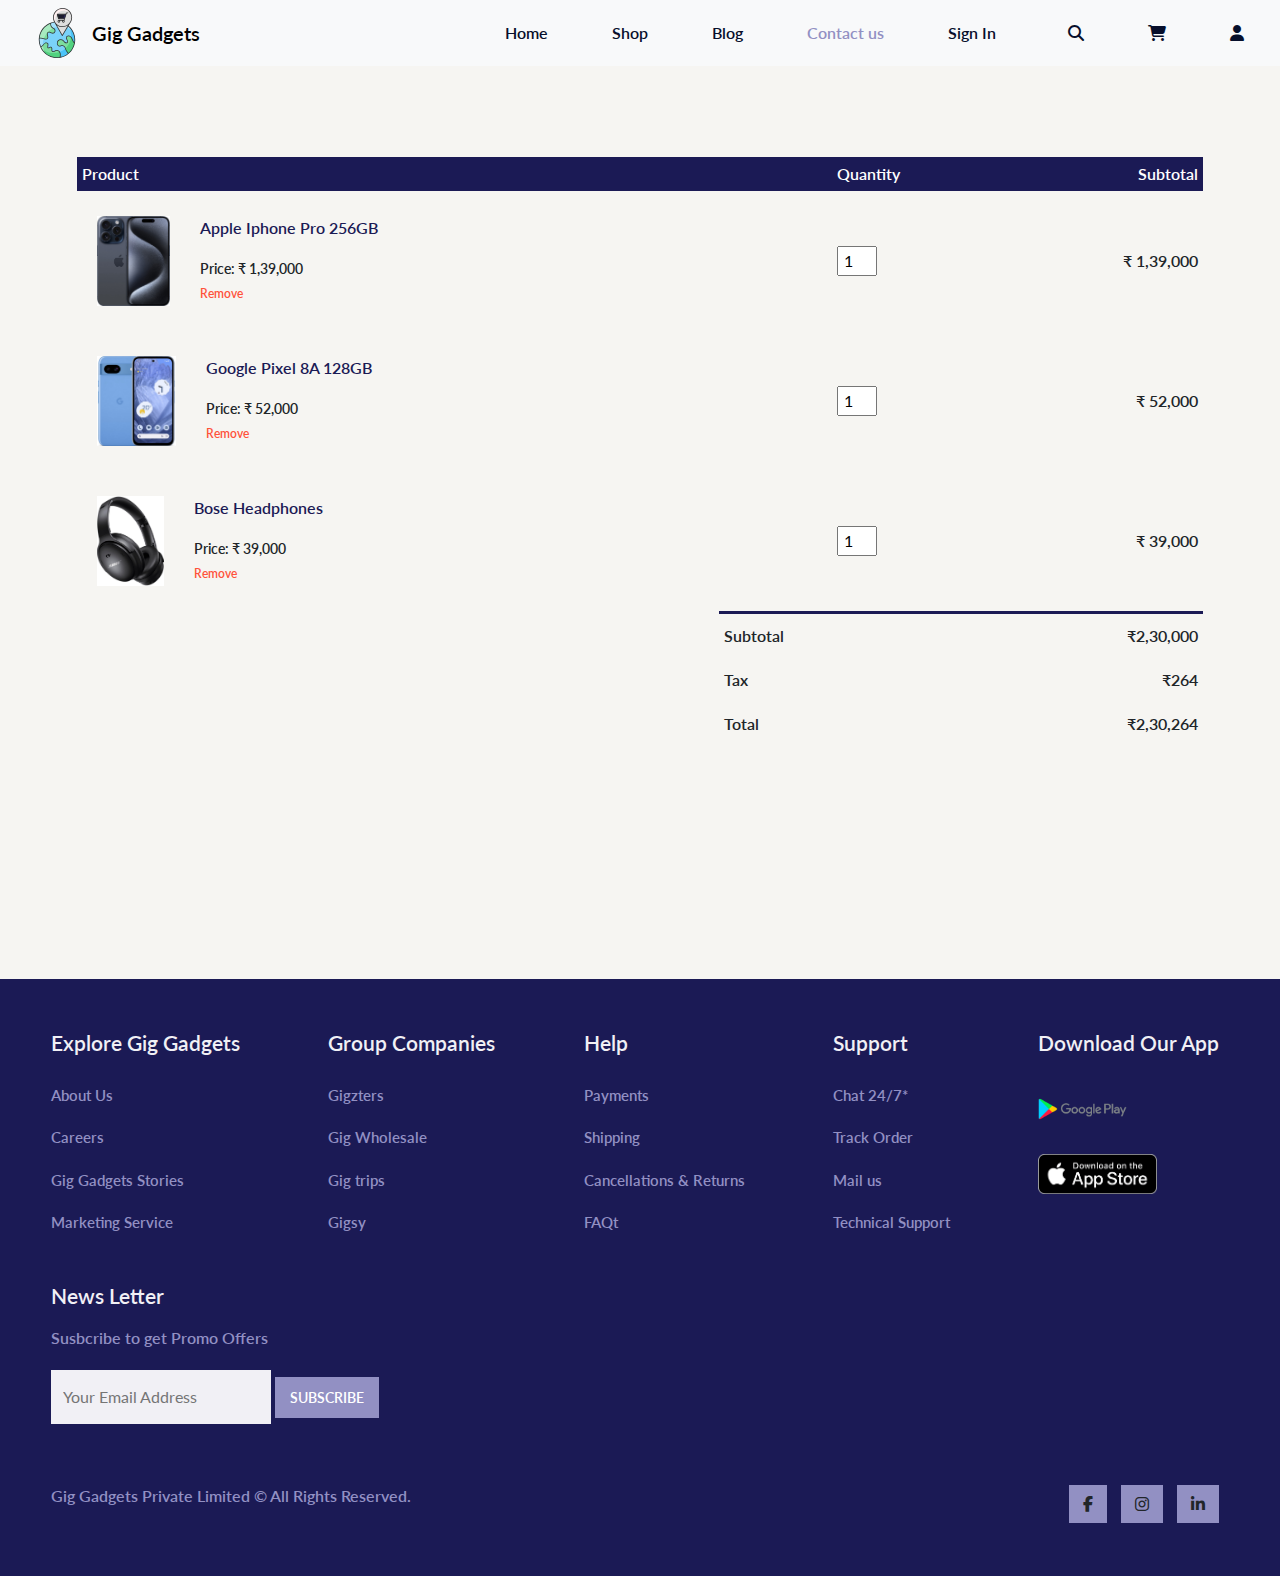
<file: cart.html>
<!DOCTYPE html>
<html>

<head>
    <meta charset="utf-8" />
    <title>Welcome to Gig Gadgets</title>
    <meta name="author" content="Gig Gadgets" />
    <meta name="description" content="Gadgets available for best Prices" />
    <meta name="viewport" content="width=device-width, initial-scale=1" />
    <link rel="preconnect" href="https://fonts.googleapis.com" />
    <link rel="preconnect" href="https://fonts.gstatic.com" crossorigin />
    <link href="https://fonts.googleapis.com/css2?family=Lato:ital,wght@0,300;0,700;1,300&display=swap"
        rel="stylesheet" />

    <link rel="stylesheet" href="https://cdnjs.cloudflare.com/ajax/libs/font-awesome/6.5.2/css/all.min.css" />
    <link href="https://cdn.jsdelivr.net/npm/bootstrap@5.3.3/dist/css/bootstrap.min.css" rel="stylesheet"
        integrity="sha384-QWTKZyjpPEjISv5WaRU9OFeRpok6YctnYmDr5pNlyT2bRjXh0JMhjY6hW+ALEwIH" crossorigin="anonymous" />
    <script src="https://cdn.jsdelivr.net/npm/bootstrap@5.3.3/dist/js/bootstrap.bundle.min.js"
        integrity="sha384-YvpcrYf0tY3lHB60NNkmXc5s9fDVZLESaAA55NDzOxhy9GkcIdslK1eN7N6jIeHz"
        crossorigin="anonymous"></script>
    <link rel="stylesheet" href="styles.css" />
</head>

<body>
    <!--NAVBAR-->
    <header>
        <nav class="navbar navbar-expand-lg bg-body-tertiary fixed-top">
            <div class="container-fluid">
                <div class="brand-logo">
                    <img src="Images/location-shop-online-svgrepo-com.svg">
                    <h3><a class="navbar-brand" href="#">Gig Gadgets</a></h3>
                </div>


                <!--Toggle Button-->
                <button class="navbar-toggler" type="button" data-bs-toggle="offcanvas"
                    data-bs-target="#offcanvasNavbar" aria-controls="offcanvasNavbar" aria-label="Toggle navigation">
                    <span class="navbar-toggler-icon"></span>
                </button>

                <!--Side bar-->
                <div class="offcanvas offcanvas-end" tabindex="-1" id="offcanvasNavbar"
                    aria-labelledby="offcanvasNavbarLabel">
                    <!--Side bar header-->
                    <div class="offcanvas-header">
                        <h5 class="offcanvas-title" id="offcanvasNavbarLabel">Gig Gadgets</h5>
                        <button type="button" class="btn-close" data-bs-dismiss="offcanvas" aria-label="Close"></button>
                    </div>
                    <!--Sidebar Body-->
                    <div class="offcanvas-body p-lg-0">
                        <ul class="navbar-nav justify-content-end align-items-start flex-grow-1 pe-3">
                            <li class="nav-item mx-4">
                                <a class="nav-link " aria-current="page" href="index.html">Home</a>
                            </li>
                            <li class="nav-item mx-4">
                                <a class="nav-link" href="shop.html">Shop</a>
                            </li>
                            <li class="nav-item mx-4">
                                <a class="nav-link " href="blog.html">Blog</a>
                            </li>
                            <li class="nav-item mx-4">
                                <a class="nav-link active" href="contact.html">Contact us</a>
                            </li>
                            <li class="nav-item mx-4">
                                <a class="nav-link" href="login.html">Sign In</a>
                            </li>
                        </ul>
                        <div
                            class="d-flex flex-column flex-lg-row justify-content-center align-items-center gap-3 custom-align-left-sm-md ">
                            <a href="#" id="searchPlaceholder" class="mx-4 placeholder-custom"><i
                                    class="fa-solid fa-magnifying-glass"></i></a>
                            <a href="cart.html" id="cartPlaceholder" class="mx-4  placeholder-custom"><i
                                    class="fa-solid fa-cart-shopping"></i></a>
                            <a href="user-account.html" id="userPlaceholder" class="mx-4  placeholder-custom"><i
                                    class="fa-solid fa-user"></i></a>
                        </div>
                    </div>
                </div>
            </div>
            </div>
        </nav>
    </header>

    <!--CART-->
    <section id="cart">
        <div class="small-container cart-page">
            <table>
                <tr>
                    <th>Product</th>
                    <th>Quantity</th>
                    <th>Subtotal</th>
                </tr>
                <tr>
                    <td>
                        <div class="cart-info">
                            <img src="Images/IMG_7351 2.jpg">
                            <div>
                                <p>Apple Iphone Pro 256GB</p>
                                <small>Price: &#8377; 1,39,000</small>
                                <br />
                                <a href="#">Remove</a>
                            </div>
                        </div>
                    </td>
                    <td><input type="number" value="1"></td>
                    <td>&#8377; 1,39,000</td>
                </tr>
                <tr>
                    <td>
                        <div class="cart-info">
                            <img src="Images/IMG_7350 2.jpg">
                            <div>
                                <p>Google Pixel 8A 128GB</p>
                                <small>Price: &#8377; 52,000</small>
                                <br />
                                <a href="#">Remove</a>
                            </div>
                        </div>
                    </td>
                    <td><input type="number" value="1"></td>
                    <td>&#8377; 52,000</td>
                </tr>
                <tr>
                    <td>
                        <div class="cart-info">
                            <img src="headphonesImages/IMG_7408.jpg">
                            <div>
                                <p>Bose Headphones</p>
                                <small>Price: &#8377; 39,000</small>
                                <br />
                                <a href="#">Remove</a>
                            </div>
                        </div>
                    </td>
                    <td><input type="number" value="1"></td>
                    <td>&#8377; 39,000</td>
                </tr>
            </table>

            <div class="total-price">
                <table>
                    <tr>
                        <td>Subtotal</td>
                        <td>&#8377;2,30,000</td>
                    </tr>
                    <tr>
                        <td>Tax</td>
                        <td>&#8377;264</td>
                    </tr>
                    <tr>
                        <td>Total</td>
                        <td>&#8377;2,30,264</td>
                    </tr>
                </table>
            </div>
        </div>
    </section>

    <!--FOOTER-->
    <footer>
        <div class="footer-col">
            <h3>Explore Gig Gadgets</h3>
            <li>About Us</li>
            <li>Careers</li>
            <li>Gig Gadgets Stories</li>
            <li>Marketing Service</li>
        </div>
        <div class="footer-col">
            <h3>Group Companies</h3>
            <li>Gigzters</li>
            <li>Gig Wholesale</li>
            <li>Gig trips</li>
            <li>Gigsy</li>
        </div>
        <div class="footer-col">
            <h3>Help</h3>
            <li>Payments</li>
            <li>Shipping</li>
            <li>Cancellations & Returns</li>
            <li>FAQt</li>
        </div>
        <div class="footer-col">
            <h3>Support</h3>
            <li>Chat 24/7*</li>
            <li>Track Order</li>
            <li>Mail us</li>
            <li>Technical Support</li>
        </div>
        <div class="footer-col">
            <h3>Download Our App</h3>
            <li><img src="Images/play-store.png" height="50"></li>
            <li><img src="Images/app-store.png" height="40"></li>
        </div>

        <div class="footer-col">
            <h3>News Letter</h3>
            <p>Susbcribe to get Promo Offers</p>
            <div class="subscribe">
                <input type="text" placeholder="Your Email Address">
                <a href="#" class="subscribe-btn">SUBSCRIBE</a>
            </div>
        </div>

        <div class="copyright">
            <p>Gig Gadgets Private Limited © All Rights Reserved.</p>
            <div class="social-links">
                <i class="fab fa-facebook-f"></i>
                <i class="fab fa-instagram"></i>
                <i class="fab fa-linkedin-in"></i>
            </div>

        </div>
        </div>

    </footer>
    <script>
        document.addEventListener('DOMContentLoaded', function () {
            const offcanvasNavbar = document.getElementById('offcanvasNavbar');
            const flexContainer = document.getElementById('flexContainer');
            const cartPlaceholder = document.getElementById('cartPlaceholder');
            const searchPlaceholder = document.getElementById('searchPlaceholder');
            const userPlaceholder = document.getElementById('userPlaceholder');

            offcanvasNavbar.addEventListener('shown.bs.offcanvas', function () {
                // Sidebar is opened
                cartPlaceholder.innerHTML = 'Cart';
                searchPlaceholder.innerHTML = 'Search';
                userPlaceholder.innerHTML = 'User';
            });

            offcanvasNavbar.addEventListener('hidden.bs.offcanvas', function () {
                // Sidebar is closed
                cartPlaceholder.innerHTML = '<i class="fa-solid fa-cart-shopping"></i>';
                searchPlaceholder.innerHTML = '<i class="fa-solid fa-magnifying-glass"></i>';
                userPlaceholder.innerHTML = '<i class="fa-solid fa-user"></i>';
            });
        });
    </script>

</body>



</html>
</file>
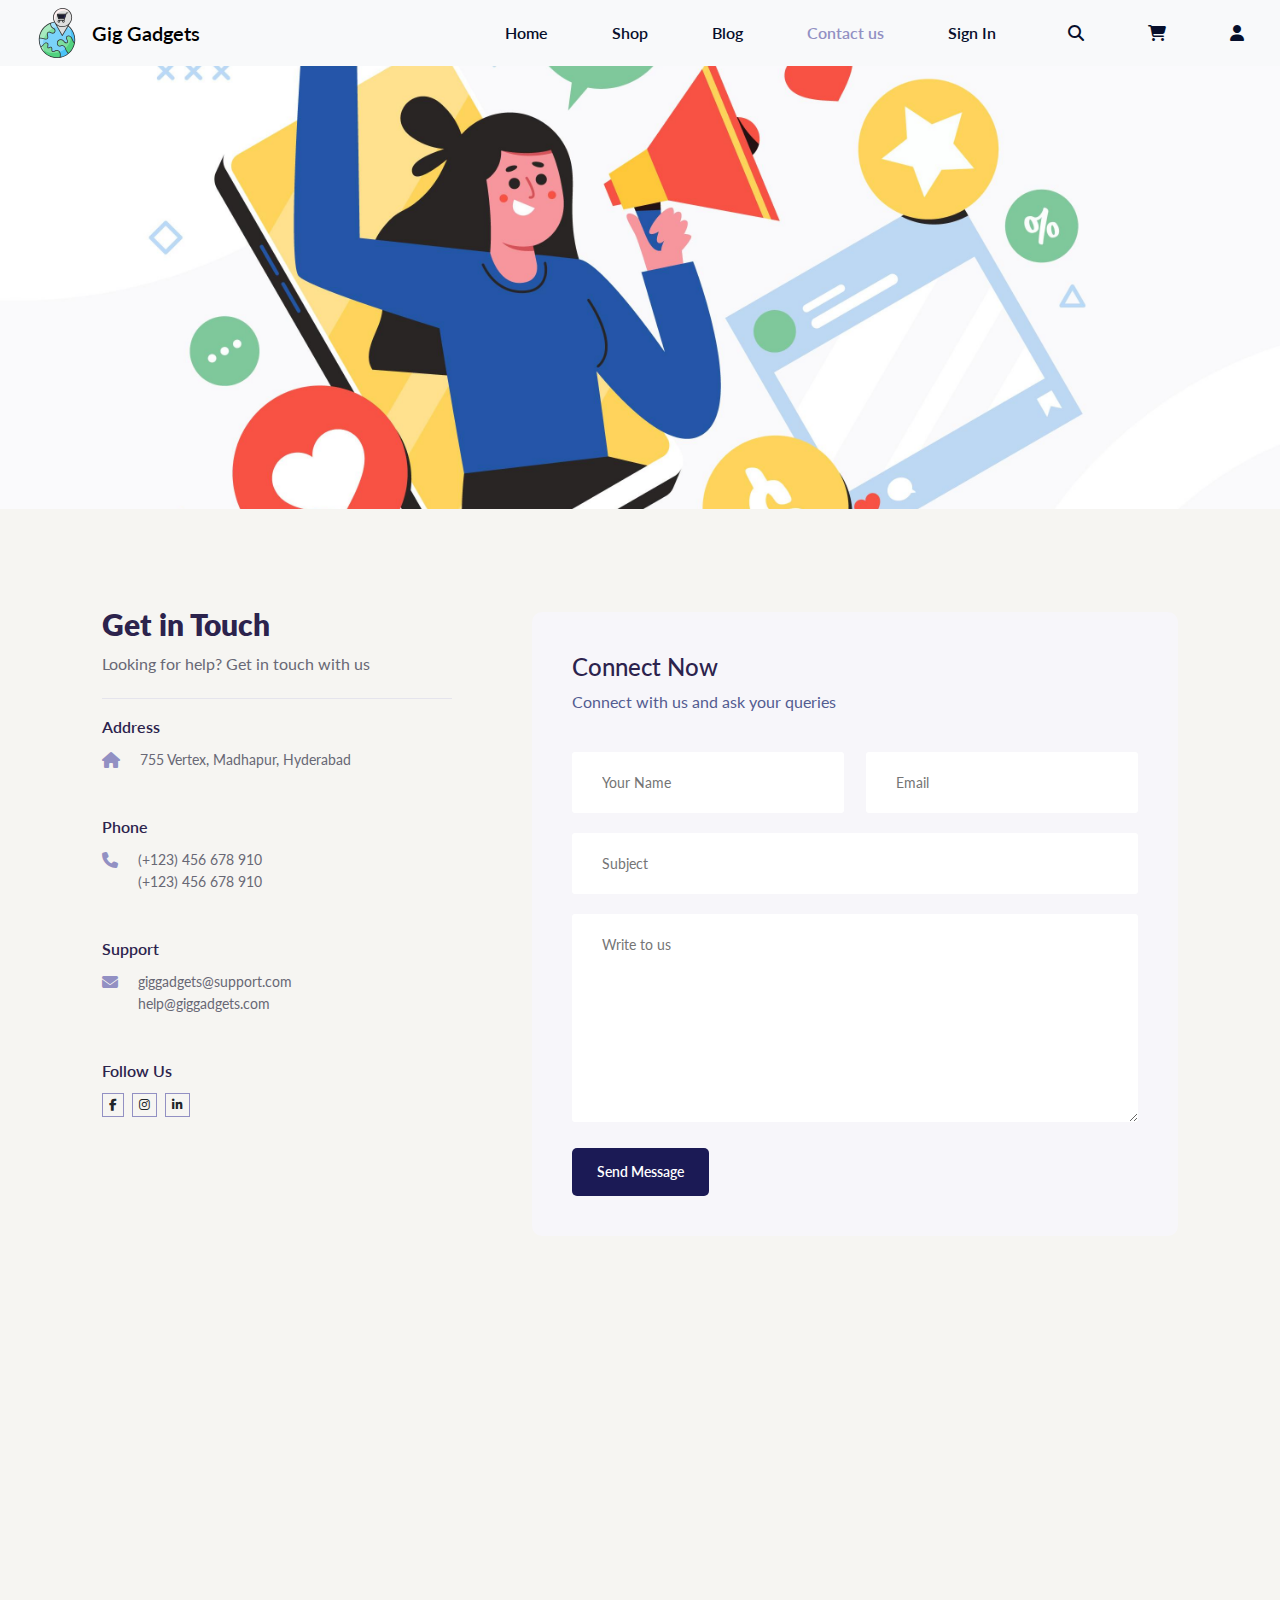
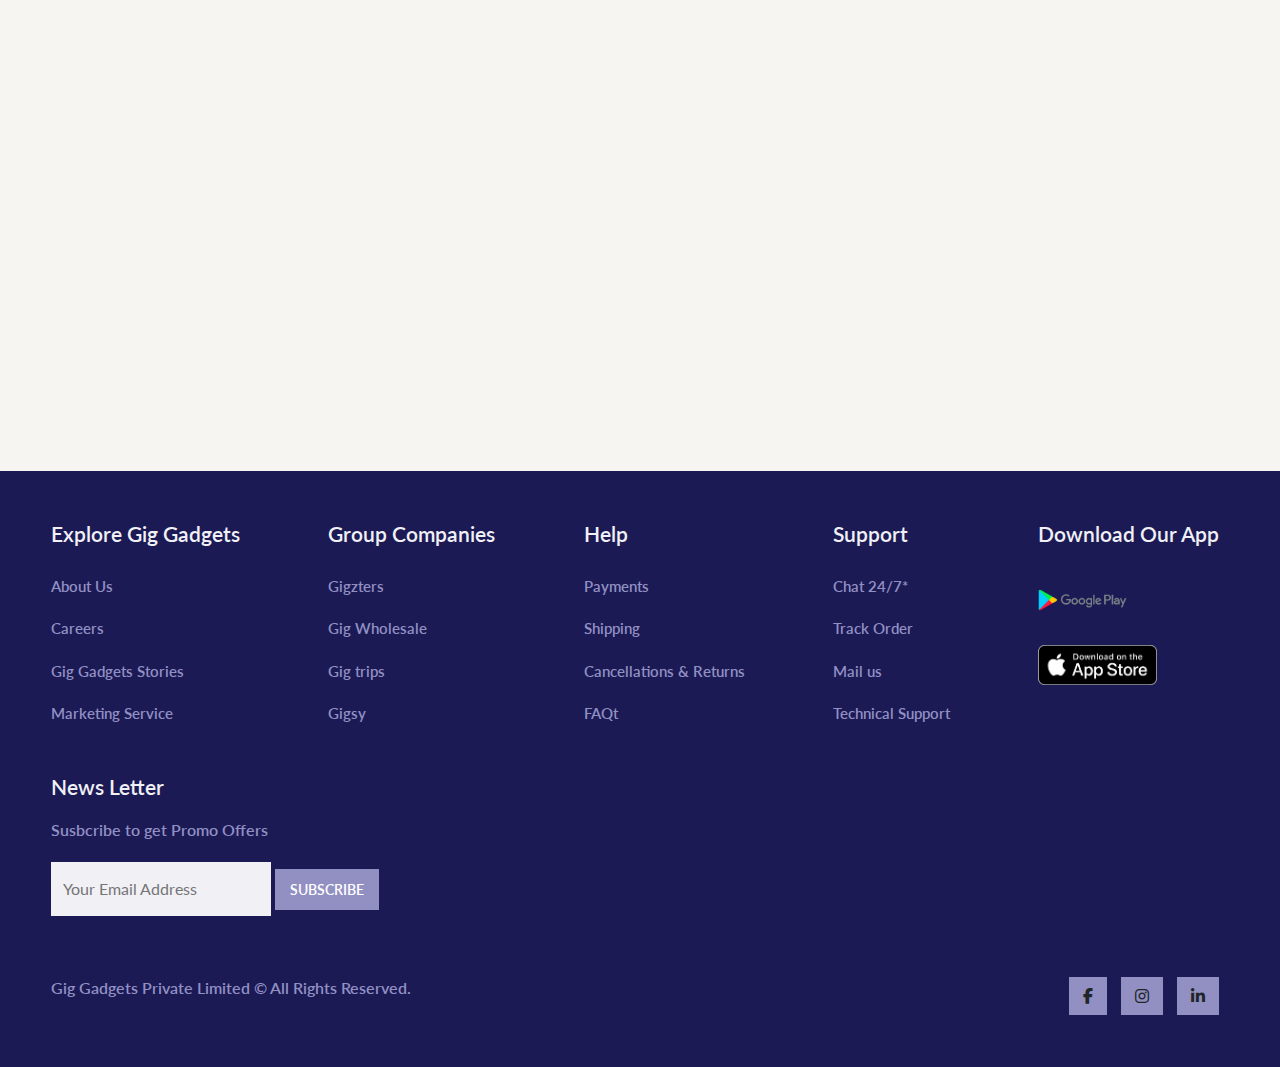
<file: contact.html>
<!DOCTYPE html>
<html>

<head>
    <meta charset="utf-8" />
    <title>Welcome to Gig Gadgets</title>
    <meta name="author" content="Gig Gadgets" />
    <meta name="description" content="Gadgets available for best Prices" />
    <meta name="viewport" content="width=device-width, initial-scale=1" />
    <link rel="preconnect" href="https://fonts.googleapis.com" />
    <link rel="preconnect" href="https://fonts.gstatic.com" crossorigin />
    <link href="https://fonts.googleapis.com/css2?family=Lato:ital,wght@0,300;0,700;1,300&display=swap"
        rel="stylesheet" />

    <link rel="stylesheet" href="https://cdnjs.cloudflare.com/ajax/libs/font-awesome/6.5.2/css/all.min.css" />
    <link href="https://cdn.jsdelivr.net/npm/bootstrap@5.3.3/dist/css/bootstrap.min.css" rel="stylesheet"
        integrity="sha384-QWTKZyjpPEjISv5WaRU9OFeRpok6YctnYmDr5pNlyT2bRjXh0JMhjY6hW+ALEwIH" crossorigin="anonymous" />
    <script src="https://cdn.jsdelivr.net/npm/bootstrap@5.3.3/dist/js/bootstrap.bundle.min.js"
        integrity="sha384-YvpcrYf0tY3lHB60NNkmXc5s9fDVZLESaAA55NDzOxhy9GkcIdslK1eN7N6jIeHz"
        crossorigin="anonymous"></script>
    <link rel="stylesheet" href="styles.css" />
</head>

<body>
    <!--NAVBAR-->
    <header>
        <nav class="navbar navbar-expand-lg bg-body-tertiary fixed-top">
            <div class="container-fluid">
                <div class="brand-logo">
                    <img src="Images/location-shop-online-svgrepo-com.svg">
                    <h3><a class="navbar-brand" href="#">Gig Gadgets</a></h3>
                </div>


                <!--Toggle Button-->
                <button class="navbar-toggler" type="button" data-bs-toggle="offcanvas"
                    data-bs-target="#offcanvasNavbar" aria-controls="offcanvasNavbar" aria-label="Toggle navigation">
                    <span class="navbar-toggler-icon"></span>
                </button>

                <!--Side bar-->
                <div class="offcanvas offcanvas-end" tabindex="-1" id="offcanvasNavbar"
                    aria-labelledby="offcanvasNavbarLabel">
                    <!--Side bar header-->
                    <div class="offcanvas-header">
                        <h5 class="offcanvas-title" id="offcanvasNavbarLabel">Gig Gadgets</h5>
                        <button type="button" class="btn-close" data-bs-dismiss="offcanvas" aria-label="Close"></button>
                    </div>
                    <!--Sidebar Body-->
                    <div class="offcanvas-body p-lg-0">
                        <ul class="navbar-nav justify-content-end align-items-start flex-grow-1 pe-3">
                            <li class="nav-item mx-4">
                                <a class="nav-link " aria-current="page" href="index.html">Home</a>
                            </li>
                            <li class="nav-item mx-4">
                                <a class="nav-link" href="shop.html">Shop</a>
                            </li>
                            <li class="nav-item mx-4">
                                <a class="nav-link " href="blog.html">Blog</a>
                            </li>
                            <li class="nav-item mx-4">
                                <a class="nav-link active" href="contact.html">Contact us</a>
                            </li>
                            <li class="nav-item mx-4">
                                <a class="nav-link" href="login.html">Sign In</a>
                            </li>
                        </ul>
                        <div
                            class="d-flex flex-column flex-lg-row justify-content-center align-items-center gap-3 custom-align-left-sm-md ">
                            <a href="#" id="searchPlaceholder" class="mx-4 placeholder-custom"><i
                                    class="fa-solid fa-magnifying-glass"></i></a>
                            <a href="cart.html" id="cartPlaceholder" class="mx-4  placeholder-custom"><i
                                    class="fa-solid fa-cart-shopping"></i></a>
                            <a href="user-account.html" id="userPlaceholder" class="mx-4  placeholder-custom"><i
                                    class="fa-solid fa-user"></i></a>
                        </div>
                    </div>
                </div>
            </div>
            </div>
        </nav>
    </header>
    <section id="contact-banner">
        <div>
            <img src="Images/contact-banner.jpg">
        </div>
    </section>
    <section id="contact">

        <div class="getin-box">
            <h2>Get in Touch</h2>
            <p>Looking for help? Get in touch with us </p>

            <div class="getin-details">
                <h3>Address</h3>
                <div>
                    <i class="fa-solid fa-house get"></i>
                    <p>755 Vertex, Madhapur, Hyderabad</p>
                </div>

                <h3>Phone</h3>
                <div>
                    <i class="fa-solid fa-phone get"></i>
                    <p>(+123) 456 678 910<br>
                        (+123) 456 678 910
                    </p>
                </div>
                <h3>Support</h3>
                <div>
                    <i class="fa-solid fa-envelope get"></i>
                    <p>giggadgets@support.com <br>
                        help@giggadgets.com</p>
                </div>
                <h3>Follow Us</h3>
                <div class="social-links">
                    <i class="fab fa-facebook-f"></i>
                    <i class="fab fa-instagram"></i>
                    <i class="fab fa-linkedin-in"></i>
                </div>
            </div>
        </div>
        <div class="form">
            <h4>Connect Now</h4>
            <p>Connect with us and ask your queries</p>
            <div class="form-row">
                <input type="text" placeholder="Your Name">
                <input type="text" placeholder="Email">
            </div>
            <div class="form-col">
                <input type="text" placeholder="Subject">
            </div>
            <div class="form-col">
                <textarea name="" id="" cols="30" rows="8" placeholder="Write to us"></textarea>
            </div>
            <div class="form-col">
                <button>Send Message</button>
            </div>
        </div>

    </section>

    <section id="map">
        <iframe
            src="https://www.google.com/maps/embed?pb=!1m18!1m12!1m3!1d63210529.76364106!2d35.92389687620675!3d14.76539278468069!2m3!1f0!2f0!3f0!3m2!1i1024!2i768!4f13.1!3m3!1m2!1s0x30635ff06b92b791%3A0xd78c4fa1854213a6!2sIndia!5e0!3m2!1sen!2sin!4v1715000740057!5m2!1sen!2sin"
            style="border:0;" allowfullscreen="" loading="lazy" referrerpolicy="no-referrer-when-downgrade"></iframe>
    </section>

    <!--FOOTER-->
    <footer>
        <div class="footer-col">
            <h3>Explore Gig Gadgets</h3>
            <li>About Us</li>
            <li>Careers</li>
            <li>Gig Gadgets Stories</li>
            <li>Marketing Service</li>
        </div>
        <div class="footer-col">
            <h3>Group Companies</h3>
            <li>Gigzters</li>
            <li>Gig Wholesale</li>
            <li>Gig trips</li>
            <li>Gigsy</li>
        </div>
        <div class="footer-col">
            <h3>Help</h3>
            <li>Payments</li>
            <li>Shipping</li>
            <li>Cancellations & Returns</li>
            <li>FAQt</li>
        </div>
        <div class="footer-col">
            <h3>Support</h3>
            <li>Chat 24/7*</li>
            <li>Track Order</li>
            <li>Mail us</li>
            <li>Technical Support</li>
        </div>
        <div class="footer-col">
            <h3>Download Our App</h3>
            <li><img src="Images/play-store.png" height="50"></li>
            <li><img src="Images/app-store.png" height="40"></li>
        </div>

        <div class="footer-col">
            <h3>News Letter</h3>
            <p>Susbcribe to get Promo Offers</p>
            <div class="subscribe">
                <input type="text" placeholder="Your Email Address">
                <a href="#" class="subscribe-btn">SUBSCRIBE</a>
            </div>
        </div>

        <div class="copyright">
            <p>Gig Gadgets Private Limited © All Rights Reserved.</p>
            <div class="social-links">
                <i class="fab fa-facebook-f"></i>
                <i class="fab fa-instagram"></i>
                <i class="fab fa-linkedin-in"></i>
            </div>

        </div>
        </div>

    </footer>
    <script>
        document.addEventListener('DOMContentLoaded', function () {
            const offcanvasNavbar = document.getElementById('offcanvasNavbar');
            const flexContainer = document.getElementById('flexContainer');
            const cartPlaceholder = document.getElementById('cartPlaceholder');
            const searchPlaceholder = document.getElementById('searchPlaceholder');
            const userPlaceholder = document.getElementById('userPlaceholder');

            offcanvasNavbar.addEventListener('shown.bs.offcanvas', function () {
                // Sidebar is opened
                cartPlaceholder.innerHTML = 'Cart';
                searchPlaceholder.innerHTML = 'Search';
                userPlaceholder.innerHTML = 'User';
            });

            offcanvasNavbar.addEventListener('hidden.bs.offcanvas', function () {
                // Sidebar is closed
                cartPlaceholder.innerHTML = '<i class="fa-solid fa-cart-shopping"></i>';
                searchPlaceholder.innerHTML = '<i class="fa-solid fa-magnifying-glass"></i>';
                userPlaceholder.innerHTML = '<i class="fa-solid fa-user"></i>';
            });
        });
    </script>

</body>



</html>
</file>
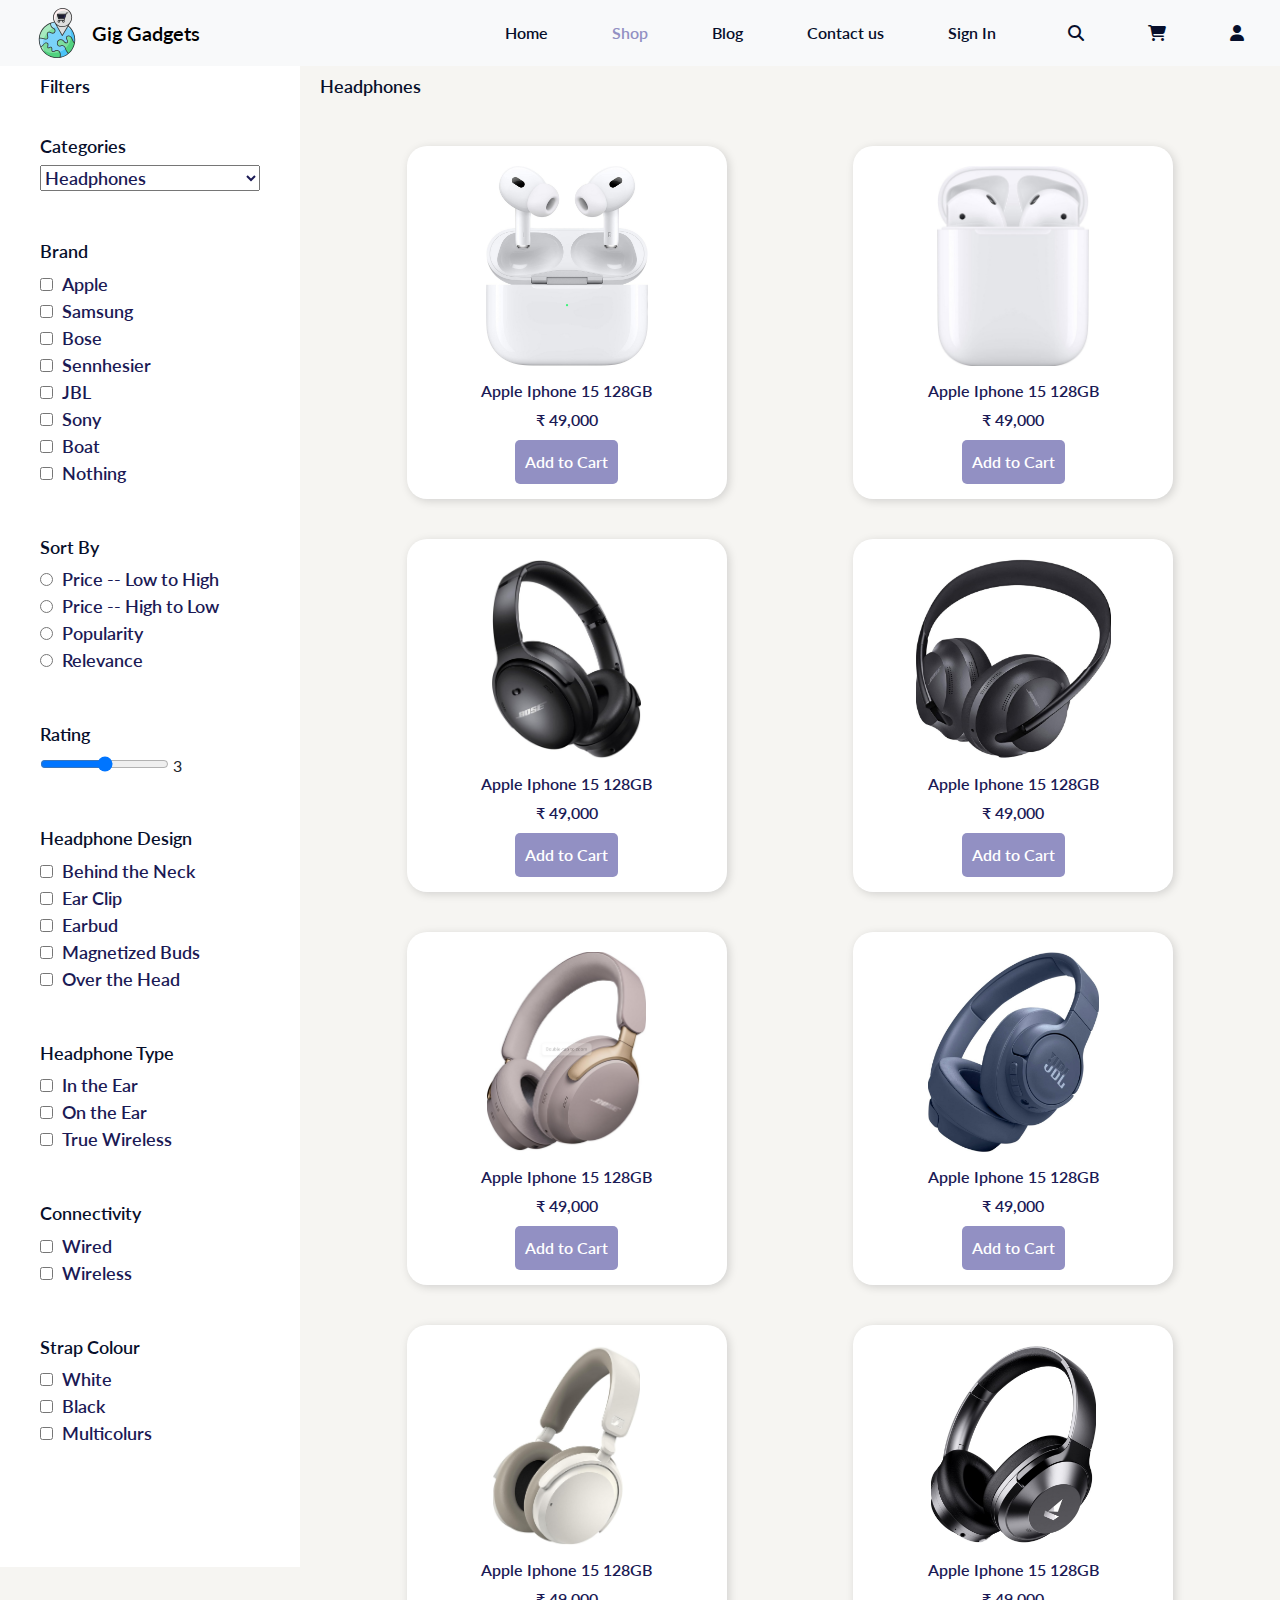
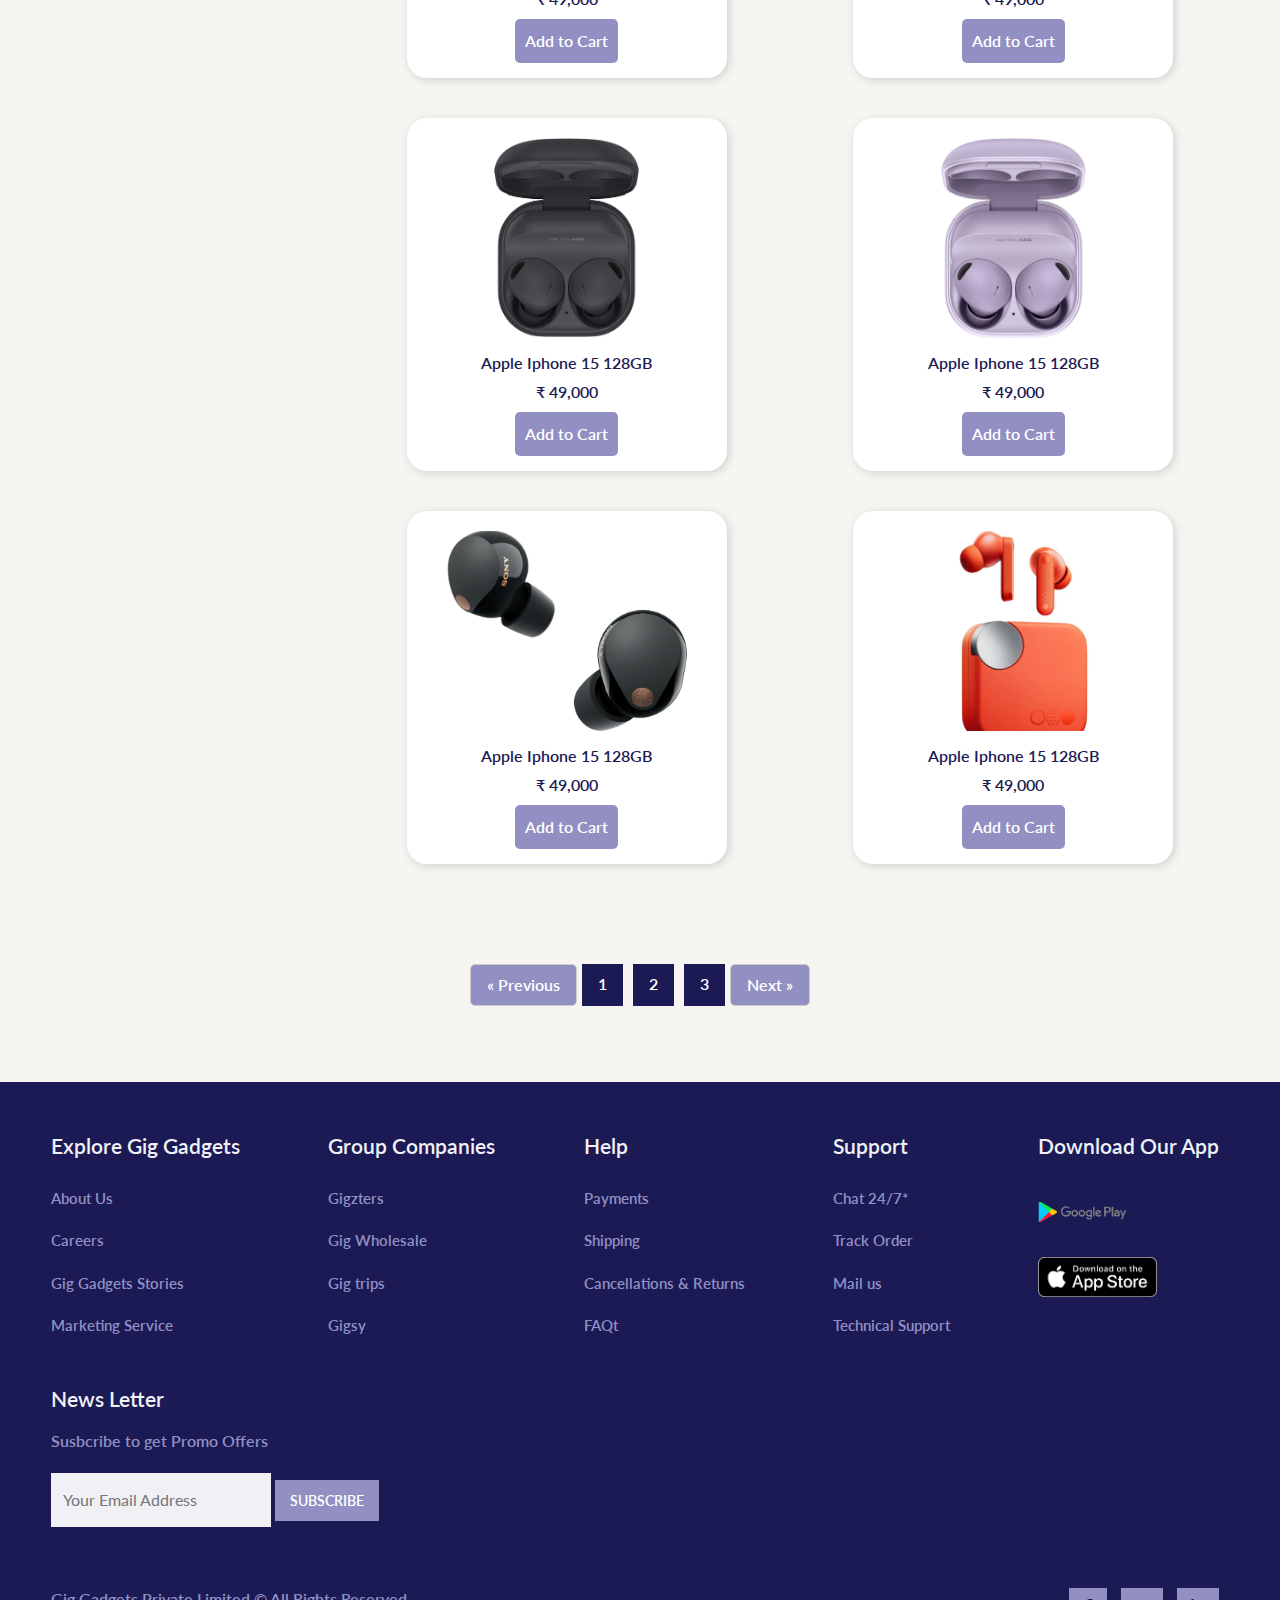
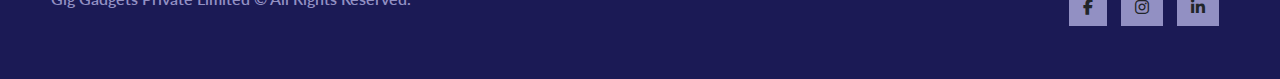
<file: headphones.html>
<!DOCTYPE html>
<html>

<head>
    <meta charset="utf-8" />
    <title>Welcome to Gig Gadgets</title>
    <meta name="author" content="Gig Gadgets" />
    <meta name="description" content="Gadgets available for best Prices" />
    <meta name="viewport" content="width=device-width, initial-scale=1" />
    <link rel="preconnect" href="https://fonts.googleapis.com" />
    <link rel="preconnect" href="https://fonts.gstatic.com" crossorigin />
    <link href="https://fonts.googleapis.com/css2?family=Lato:ital,wght@0,300;0,700;1,300&display=swap"
        rel="stylesheet" />

    <link rel="stylesheet" href="https://cdnjs.cloudflare.com/ajax/libs/font-awesome/6.5.2/css/all.min.css" />
    <link href="https://cdn.jsdelivr.net/npm/bootstrap@5.3.3/dist/css/bootstrap.min.css" rel="stylesheet"
        integrity="sha384-QWTKZyjpPEjISv5WaRU9OFeRpok6YctnYmDr5pNlyT2bRjXh0JMhjY6hW+ALEwIH" crossorigin="anonymous" />
    <script src="https://cdn.jsdelivr.net/npm/bootstrap@5.3.3/dist/js/bootstrap.bundle.min.js"
        integrity="sha384-YvpcrYf0tY3lHB60NNkmXc5s9fDVZLESaAA55NDzOxhy9GkcIdslK1eN7N6jIeHz"
        crossorigin="anonymous"></script>
    <link rel="stylesheet" href="styles.css" />
</head>

<body>
    <!--NAVBAR-->
    <header>
        <nav class="navbar navbar-expand-lg bg-body-tertiary fixed-top">
            <div class="container-fluid">
                <div class="brand-logo">
                    <img src="Images/location-shop-online-svgrepo-com.svg">
                    <h3><a class="navbar-brand" href="#">Gig Gadgets</a></h3>
                </div>


                <!--Toggle Button-->
                <button class="navbar-toggler" type="button" data-bs-toggle="offcanvas"
                    data-bs-target="#offcanvasNavbar" aria-controls="offcanvasNavbar" aria-label="Toggle navigation">
                    <span class="navbar-toggler-icon"></span>
                </button>

                <!--Side bar-->
                <div class="offcanvas offcanvas-end" tabindex="-1" id="offcanvasNavbar"
                    aria-labelledby="offcanvasNavbarLabel">
                    <!--Side bar header-->
                    <div class="offcanvas-header">
                        <h5 class="offcanvas-title" id="offcanvasNavbarLabel">Gig Gadgets</h5>
                        <button type="button" class="btn-close" data-bs-dismiss="offcanvas" aria-label="Close"></button>
                    </div>
                    <!--Sidebar Body-->
                    <div class="offcanvas-body p-lg-0">
                        <ul class="navbar-nav justify-content-end align-items-start flex-grow-1 pe-3">
                            <li class="nav-item mx-4">
                                <a class="nav-link " aria-current="page" href="index.html">Home</a>
                            </li>
                            <li class="nav-item mx-4">
                                <a class="nav-link active" href="shop.html">Shop</a>
                            </li>
                            <li class="nav-item mx-4">
                                <a class="nav-link" href="blog.html">Blog</a>
                            </li>
                            <li class="nav-item mx-4">
                                <a class="nav-link" href="contact.html">Contact us</a>
                            </li>
                            <li class="nav-item mx-4">
                                <a class="nav-link" href="login.html">Sign In</a>
                            </li>
                        </ul>
                        <div
                            class="d-flex flex-column flex-lg-row justify-content-center align-items-center gap-3 custom-align-left-sm-md ">
                            <a href="#" id="searchPlaceholder" class="mx-4 placeholder-custom"><i
                                    class="fa-solid fa-magnifying-glass"></i></a>
                            <a href="cart.html" id="cartPlaceholder" class="mx-4  placeholder-custom"><i
                                    class="fa-solid fa-cart-shopping"></i></a>
                            <a href="user-account.html" id="userPlaceholder" class="mx-4  placeholder-custom"><i
                                    class="fa-solid fa-user"></i></a>
                        </div>
                    </div>
                </div>
            </div>
            </div>
        </nav>
    </header>

    <!--PRODUCTS SECTION-->
    <section id="prod">
        <button id="toggleFilterBtn">Filters</button>
        <div class="products-section">
            <div class="filter-section">
                <div class="filters">
                    <h3>Filters</h3>
                    <div class="filter-card">
                        <h3>Categories</h3>
                        <select onchange="window.location.href = this.value;">
                            <option value="headphones.html">Headphones</option>
                            <option value="mobiles.html">Mobiles</option>
                            <option value="laptops.html">Laptops</option>
                            <option value="tablets.html">Tablets</option>
                            <option value="smartwatches.html">Smartwatches</option>
                            <option value="speakers.html">Speakers</option>
                        </select>
                    </div>
                    <div class="filter-card">
                        <h3>Brand</h3>
                        <input type="checkbox" id="apple" name="apple">
                        <label for="apple">Apple</label>
                        <br>
                        <input type="checkbox" id="samsung" name="samsung">
                        <label for="samsung">Samsung</label>
                        <br>
                        <input type="checkbox" id="asus" name="asus">
                        <label for="vivo">Bose</label>
                        <br>
                        <input type="checkbox" id="hp" name="hp">
                        <label for="realme">Sennhesier</label>
                        <br>
                        <input type="checkbox" id="hp" name="hp">
                        <label for="realme">JBL</label>
                        <br>
                        <input type="checkbox" id="lenovo" name="lenovo">
                        <label for="oppo">Sony</label>
                        <br>
                        <input type="checkbox" id="lenovo" name="lenovo">
                        <label for="oppo">Boat</label>
                        <br>
                        <input type="checkbox" id="lenovo" name="lenovo">
                        <label for="oppo">Nothing</label>
                    </div>
                    <div class="filter-card">
                        <h3>Sort By</h3>
                        <input type="radio" id="low-to-high" name="low-to-high" />
                        <label for="low-to-high">Price -- Low to High</label>
                        <br>
                        <input type="radio" id="high-to-low" name="high-to-low" />
                        <label for="high-to-low">Price -- High to Low</label>
                        <br>
                        <input type="radio" id="popularity" name="popularity" />
                        <label for="popularity">Popularity</label>
                        <br>
                        <input type="radio" id="relevance" name="relevance" />
                        <label for="relevance">Relevance</label>
                    </div>
                    <div class="filter-card">
                        <h3>Rating</h3>
                        <input type="range" id="rating" name="rating" min="1" max="5" step="1">
                        <output for="rating">3</output>
                    </div>
                    <div class="filter-card">
                        <h3>Headphone Design</h3>
                        <input type="checkbox" id="i9" name="i9" />
                        <label for="i9">Behind the Neck</label>
                        <br>
                        <input type="checkbox" id="i7" name="i7" />
                        <label for="i7">Ear Clip</label>
                        <br>
                        <input type="checkbox" id="i5" name="i5" />
                        <label for="i5">Earbud</label>
                        <br>
                        <input type="checkbox" id="ryzen5000" name="ryzen5000" />
                        <label for="ryezen5000">Magnetized Buds</label>
                        <br>
                        <input type="checkbox" id="ryzen7000" name="rygen7000" />
                        <label for="ryzen7000">Over the Head</label>
                    </div>
                    <div class="filter-card">
                        <h3>Headphone Type</h3>
                        <input type="checkbox" id="ram-8gb" name="ram-8gb" />
                        <label for="ram-8gb">In the Ear</label>
                        <br>
                        <input type="checkbox" id="ram-16gb" name="ram-16gb" />
                        <label for="ram-16gb">On the Ear</label>
                        <br>
                        <input type="checkbox" id="ram-32gb" name="ram-32gb" />
                        <label for="ram-32gb">True Wireless</label>
                    </div>
                    <div class="filter-card">
                        <h3>Connectivity</h3>
                        <input type="checkbox" id="rom-256gb" name="rom-256gb" />
                        <label for="rom-256gb">Wired</label>
                        <br>
                        <input type="checkbox" id="rom-16gb" name="rom-512gb" />
                        <label for="rom-512gb">Wireless</label>
                    </div>
                    <div class="filter-card">
                        <h3>Strap Colour</h3>
                        <input type="checkbox" id="gpu-4gb" name="gpu-4gb" />
                        <label for="gpu-4gb">White</label>
                        <br>
                        <input type="checkbox" id="gpu-8gb" name="gpu-8gb" />
                        <label for="gpu-8gb">Black</label>
                        <br>
                        <input type="checkbox" id="gpu-3" name="gpu-16gb" />
                        <label for="gpu-16gb">Multicolurs</label>
                    </div>
                </div>
            </div>

            <div id="headphones-section">
                <h3>Headphones</h3>
                <div class="headphones-section-row">
                    <div class="headphones-section-card">
                        <img src="headphonesImages/IMG_7406.jpg">
                        <div class="headphones-section-card-details">
                            <p>Apple Iphone 15 128GB</p>
                            <p>&#8377; 49,000</p>
                            <a href="#">Add to Cart</a>
                        </div>
                    </div>
                    <div class="headphones-section-card">
                        <img src="headphonesImages/IMG_7407.jpg">
                        <div class="headphones-section-card-details">
                            <p>Apple Iphone 15 128GB</p>
                            <p>&#8377; 49,000</p>
                            <a href="#">Add to Cart</a>
                        </div>
                    </div>
                    <div class="headphones-section-card">
                        <img src="headphonesImages/IMG_7408.jpg">
                        <div class="headphones-section-card-details">
                            <p>Apple Iphone 15 128GB</p>
                            <p>&#8377; 49,000</p>
                            <a href="#">Add to Cart</a>
                        </div>
                    </div>
                    <div class="headphones-section-card">
                        <img src="headphonesImages/IMG_7409.jpg">
                        <div class="headphones-section-card-details">
                            <p>Apple Iphone 15 128GB</p>
                            <p>&#8377; 49,000</p>
                            <a href="#">Add to Cart</a>
                        </div>
                    </div>
                    <div class="headphones-section-card">
                        <img src="headphonesImages/IMG_7410.jpg">
                        <div class="headphones-section-card-details">
                            <p>Apple Iphone 15 128GB</p>
                            <p>&#8377; 49,000</p>
                            <a href="#">Add to Cart</a>
                        </div>
                    </div>
                    <div class="headphones-section-card">
                        <img src="headphonesImages/IMG_7412.jpg">
                        <div class="headphones-section-card-details">
                            <p>Apple Iphone 15 128GB</p>
                            <p>&#8377; 49,000</p>
                            <a href="#">Add to Cart</a>
                        </div>
                    </div>
                    <div class="headphones-section-card">
                        <img src="headphonesImages/IMG_7413.jpg">
                        <div class="headphones-section-card-details">
                            <p>Apple Iphone 15 128GB</p>
                            <p>&#8377; 49,000</p>
                            <a href="#">Add to Cart</a>
                        </div>
                    </div>
                    <div class="headphones-section-card">
                        <img src="headphonesImages/IMG_7414.jpg">
                        <div class="headphones-section-card-details">
                            <p>Apple Iphone 15 128GB</p>
                            <p>&#8377; 49,000</p>
                            <a href="#">Add to Cart</a>
                        </div>
                    </div>
                    <div class="headphones-section-card">
                        <img src="headphonesImages/IMG_7415.jpg">
                        <div class="headphones-section-card-details">
                            <p>Apple Iphone 15 128GB</p>
                            <p>&#8377; 49,000</p>
                            <a href="#">Add to Cart</a>
                        </div>
                    </div>
                    <div class="headphones-section-card">
                        <img src="headphonesImages/IMG_7416.jpg">
                        <div class="headphones-section-card-details">
                            <p>Apple Iphone 15 128GB</p>
                            <p>&#8377; 49,000</p>
                            <a href="#">Add to Cart</a>
                        </div>
                    </div>
                    <div class="headphones-section-card">
                        <img src="headphonesImages/IMG_7417.jpg">
                        <div class="headphones-section-card-details">
                            <p>Apple Iphone 15 128GB</p>
                            <p>&#8377; 49,000</p>
                            <a href="#">Add to Cart</a>
                        </div>
                    </div>
                    <div class="headphones-section-card">
                        <img src="headphonesImages/cmf-buds-by-nothing-42db-anc-earbuds-3 (1).jpg">
                        <div class="headphones-section-card-details">
                            <p>Apple Iphone 15 128GB</p>
                            <p>&#8377; 49,000</p>
                            <a href="#">Add to Cart</a>
                        </div>
                    </div>

                </div>
            </div>
        </div>
    </section>

    <!--Page Navigation-->
    <div class="pagination">
        <a href="#" class="prev">&laquo; Previous</a>
        <a href="#" class="page">1</a>
        <a href="#" class="page">2</a>
        <a href="#" class="page">3</a>
        <a href="#" class="next">Next &raquo;</a>
    </div>

    <!--FOOTER-->
    <footer>
        <div class="footer-col">
            <h3>Explore Gig Gadgets</h3>
            <li>About Us</li>
            <li>Careers</li>
            <li>Gig Gadgets Stories</li>
            <li>Marketing Service</li>
        </div>
        <div class="footer-col">
            <h3>Group Companies</h3>
            <li>Gigzters</li>
            <li>Gig Wholesale</li>
            <li>Gig trips</li>
            <li>Gigsy</li>
        </div>
        <div class="footer-col">
            <h3>Help</h3>
            <li>Payments</li>
            <li>Shipping</li>
            <li>Cancellations & Returns</li>
            <li>FAQt</li>
        </div>
        <div class="footer-col">
            <h3>Support</h3>
            <li>Chat 24/7*</li>
            <li>Track Order</li>
            <li>Mail us</li>
            <li>Technical Support</li>
        </div>
        <div class="footer-col">
            <h3>Download Our App</h3>
            <li><img src="Images/play-store.png" height="50"></li>
            <li><img src="Images/app-store.png" height="40"></li>
        </div>

        <div class="footer-col">
            <h3>News Letter</h3>
            <p>Susbcribe to get Promo Offers</p>
            <div class="subscribe">
                <input type="text" placeholder="Your Email Address">
                <a href="#" class="subscribe-btn">SUBSCRIBE</a>
            </div>
        </div>

        <div class="copyright">
            <p>Gig Gadgets Private Limited © All Rights Reserved.</p>
            <div class="social-links">
                <i class="fab fa-facebook-f"></i>
                <i class="fab fa-instagram"></i>
                <i class="fab fa-linkedin-in"></i>
            </div>

        </div>
        </div>

    </footer>
    <script>
        document.addEventListener('DOMContentLoaded', function () {
            const offcanvasNavbar = document.getElementById('offcanvasNavbar');
            const flexContainer = document.getElementById('flexContainer');
            const cartPlaceholder = document.getElementById('cartPlaceholder');
            const searchPlaceholder = document.getElementById('searchPlaceholder');
            const userPlaceholder = document.getElementById('userPlaceholder');

            offcanvasNavbar.addEventListener('shown.bs.offcanvas', function () {
                // Sidebar is opened
                cartPlaceholder.innerHTML = 'Cart';
                searchPlaceholder.innerHTML = 'Search';
                userPlaceholder.innerHTML = 'User';
            });

            offcanvasNavbar.addEventListener('hidden.bs.offcanvas', function () {
                // Sidebar is closed
                cartPlaceholder.innerHTML = '<i class="fa-solid fa-cart-shopping"></i>';
                searchPlaceholder.innerHTML = '<i class="fa-solid fa-magnifying-glass"></i>';
                userPlaceholder.innerHTML = '<i class="fa-solid fa-user"></i>';
            });
        });

        document.addEventListener('DOMContentLoaded', function () {
            const toggleFilterBtn = document.getElementById('toggleFilterBtn');
            const closeFilterBtn = document.getElementById('closeFilterBtn'); // Get reference to the close button
            const filterSection = document.querySelector('.filter-section');

            toggleFilterBtn.addEventListener('click', function () {
                filterSection.classList.toggle('hidden');
            });

            // Add event listener to the close button
            closeFilterBtn.addEventListener('click', function () {
                filterSection.classList.add('hidden'); // Hide the filter section
            });
        });

    </script>

</body>



</html>
</file>
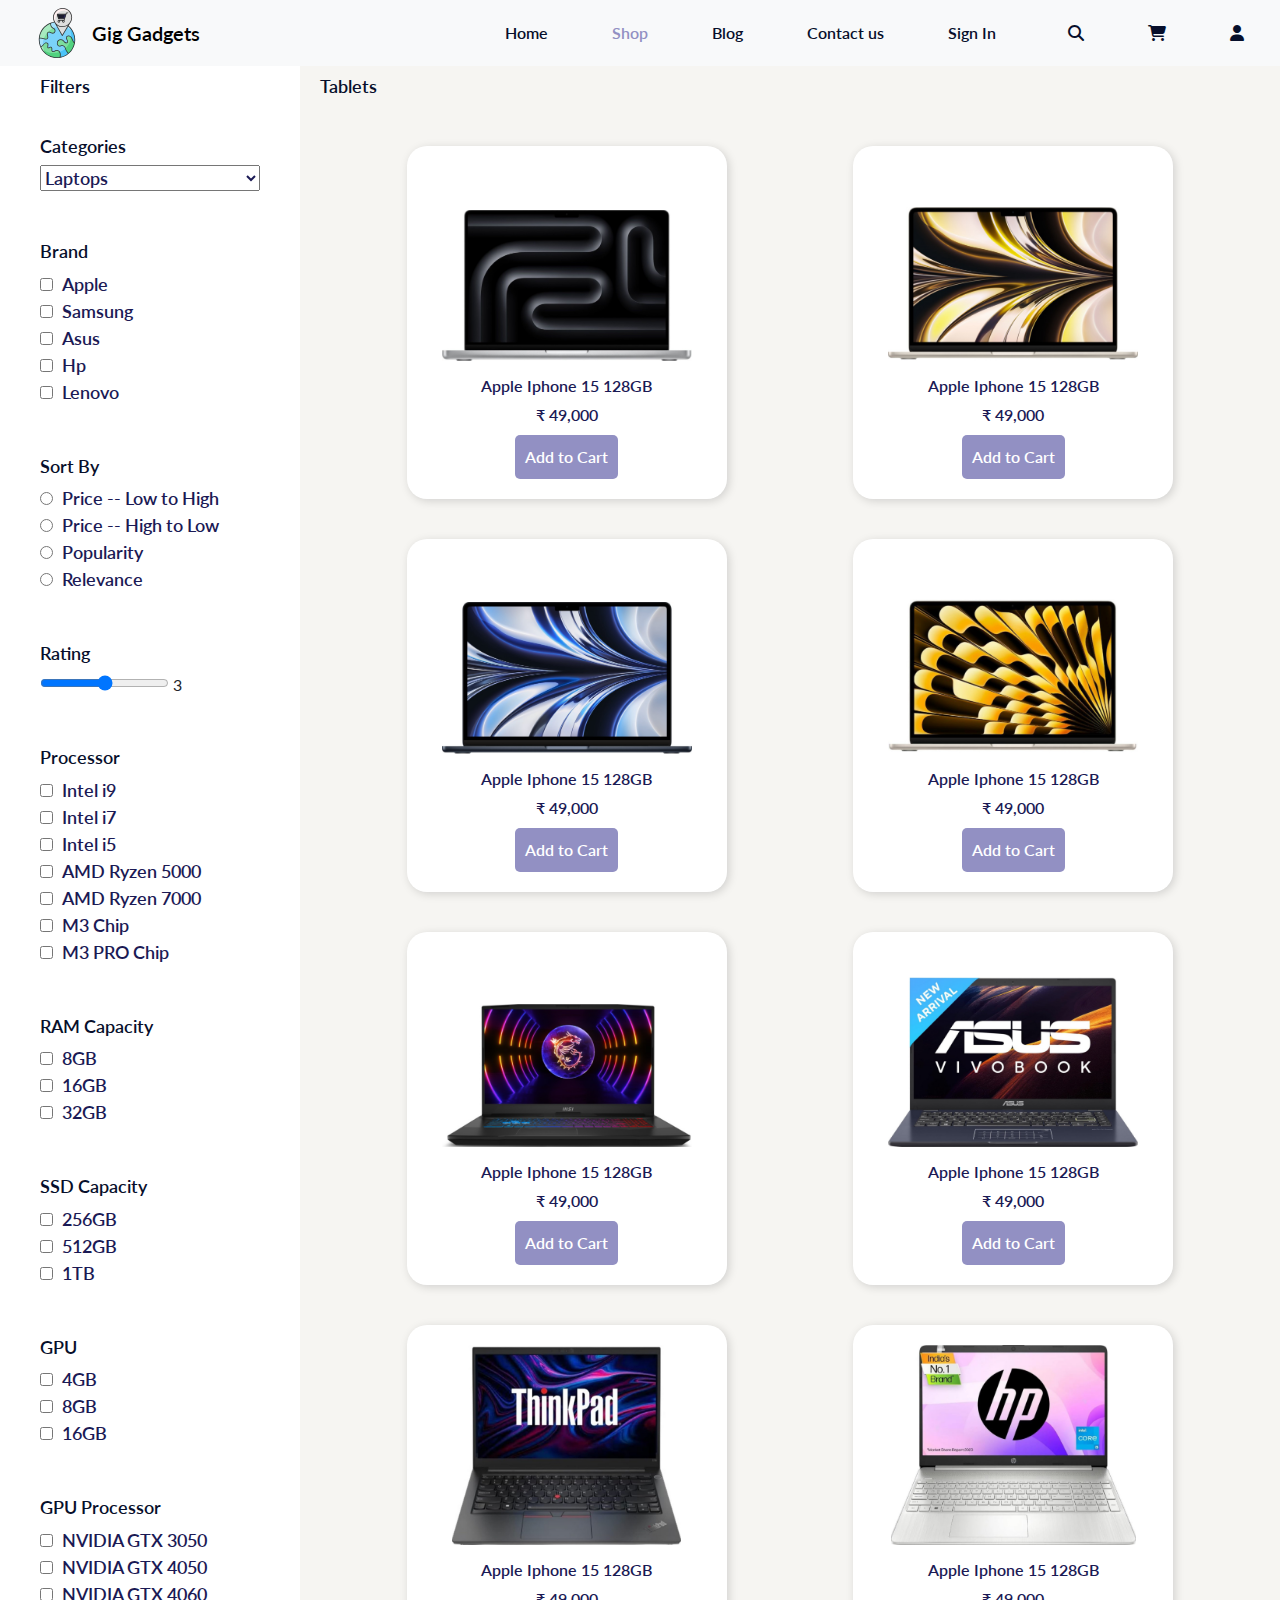
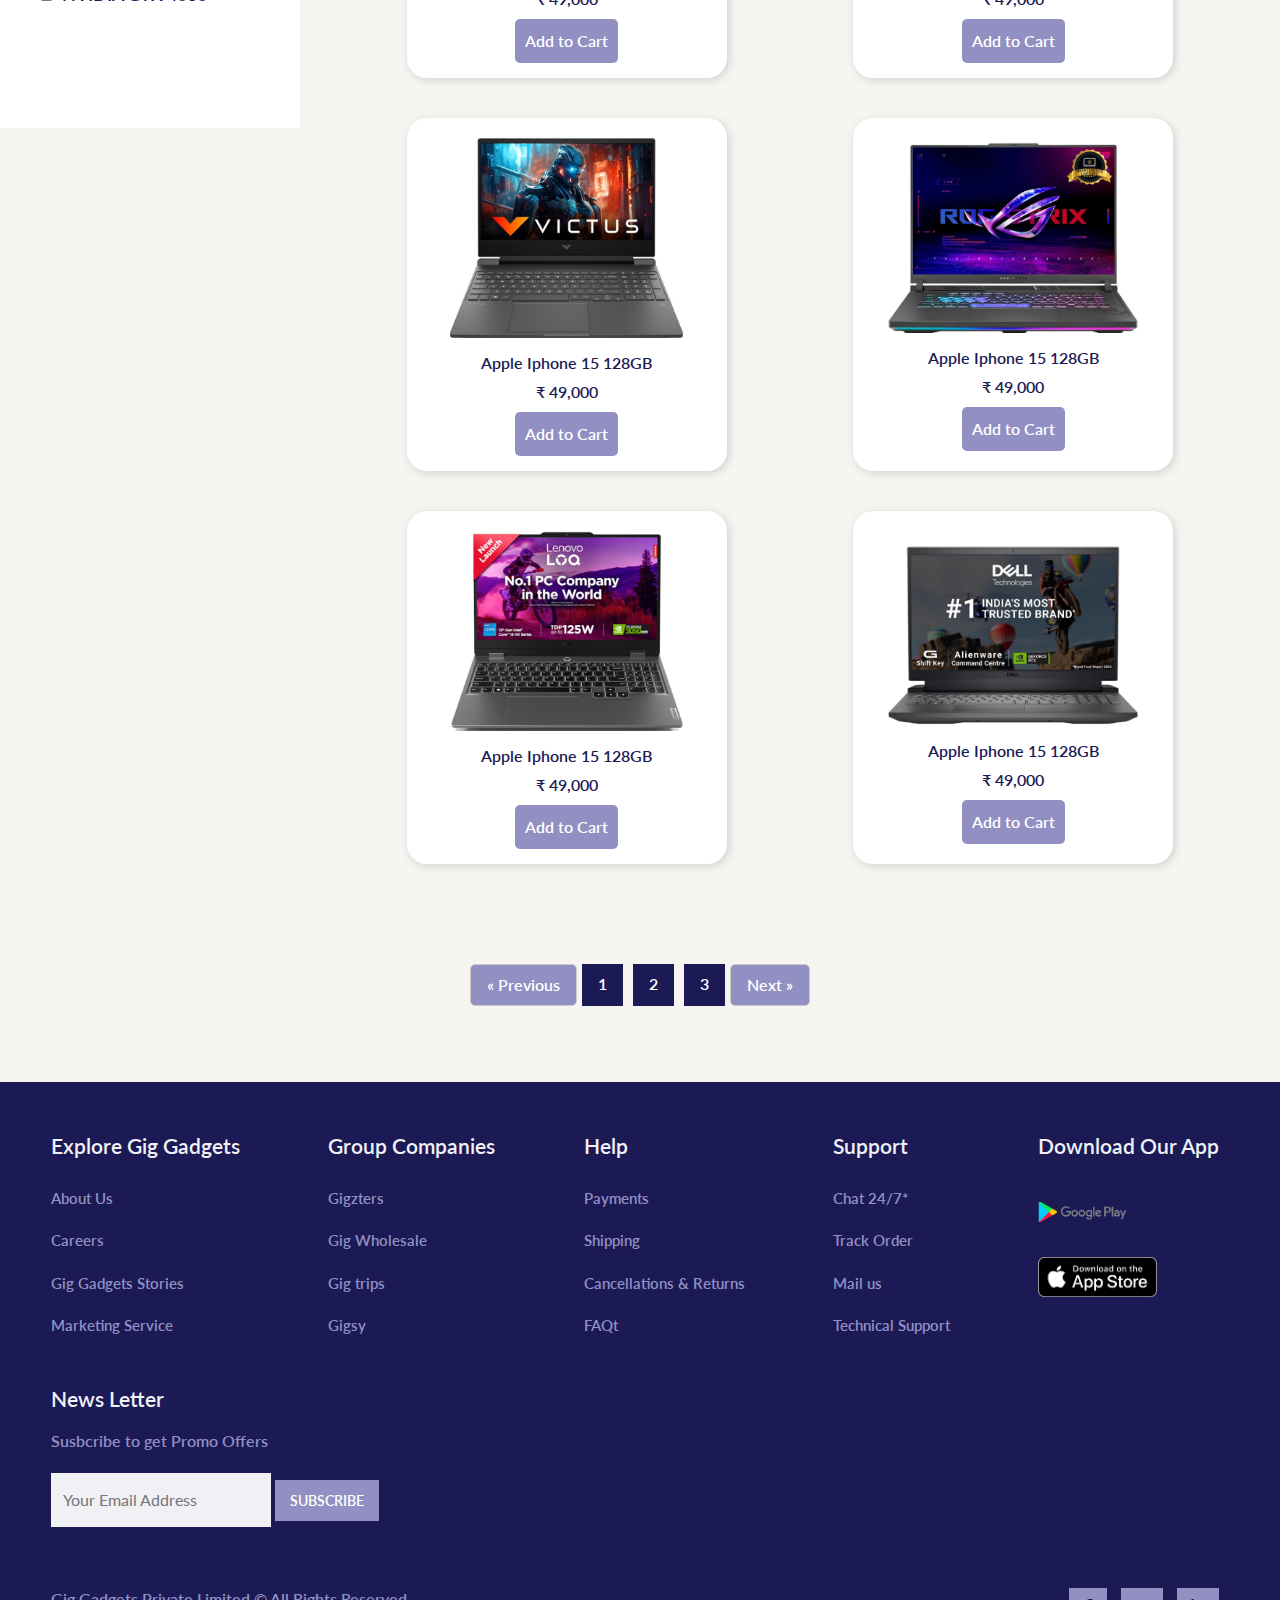
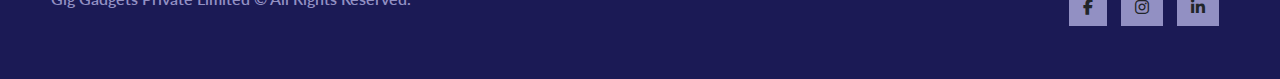
<file: laptops.html>
<!DOCTYPE html>
<html>

<head>
    <meta charset="utf-8" />
    <title>Welcome to Gig Gadgets</title>
    <meta name="author" content="Gig Gadgets" />
    <meta name="description" content="Gadgets available for best Prices" />
    <meta name="viewport" content="width=device-width, initial-scale=1" />
    <link rel="preconnect" href="https://fonts.googleapis.com" />
    <link rel="preconnect" href="https://fonts.gstatic.com" crossorigin />
    <link href="https://fonts.googleapis.com/css2?family=Lato:ital,wght@0,300;0,700;1,300&display=swap"
        rel="stylesheet" />

    <link rel="stylesheet" href="https://cdnjs.cloudflare.com/ajax/libs/font-awesome/6.5.2/css/all.min.css" />
    <link href="https://cdn.jsdelivr.net/npm/bootstrap@5.3.3/dist/css/bootstrap.min.css" rel="stylesheet"
        integrity="sha384-QWTKZyjpPEjISv5WaRU9OFeRpok6YctnYmDr5pNlyT2bRjXh0JMhjY6hW+ALEwIH" crossorigin="anonymous" />
    <script src="https://cdn.jsdelivr.net/npm/bootstrap@5.3.3/dist/js/bootstrap.bundle.min.js"
        integrity="sha384-YvpcrYf0tY3lHB60NNkmXc5s9fDVZLESaAA55NDzOxhy9GkcIdslK1eN7N6jIeHz"
        crossorigin="anonymous"></script>
    <link rel="stylesheet" href="styles.css" />
</head>

<body>
    <!--NAVBAR-->
    <header>
        <nav class="navbar navbar-expand-lg bg-body-tertiary fixed-top">
            <div class="container-fluid">
                <div class="brand-logo">
                    <img src="Images/location-shop-online-svgrepo-com.svg">
                    <h3><a class="navbar-brand" href="#">Gig Gadgets</a></h3>
                </div>


                <!--Toggle Button-->
                <button class="navbar-toggler" type="button" data-bs-toggle="offcanvas"
                    data-bs-target="#offcanvasNavbar" aria-controls="offcanvasNavbar" aria-label="Toggle navigation">
                    <span class="navbar-toggler-icon"></span>
                </button>

                <!--Side bar-->
                <div class="offcanvas offcanvas-end" tabindex="-1" id="offcanvasNavbar"
                    aria-labelledby="offcanvasNavbarLabel">
                    <!--Side bar header-->
                    <div class="offcanvas-header">
                        <h5 class="offcanvas-title" id="offcanvasNavbarLabel">Gig Gadgets</h5>
                        <button type="button" class="btn-close" data-bs-dismiss="offcanvas" aria-label="Close"></button>
                    </div>
                    <!--Sidebar Body-->
                    <div class="offcanvas-body p-lg-0">
                        <ul class="navbar-nav justify-content-end align-items-start flex-grow-1 pe-3">
                            <li class="nav-item mx-4">
                                <a class="nav-link " aria-current="page" href="index.html">Home</a>
                            </li>
                            <li class="nav-item mx-4">
                                <a class="nav-link active" href="shop.html">Shop</a>
                            </li>
                            <li class="nav-item mx-4">
                                <a class="nav-link" href="blog.html">Blog</a>
                            </li>
                            <li class="nav-item mx-4">
                                <a class="nav-link" href="contact.html">Contact us</a>
                            </li>
                            <li class="nav-item mx-4">
                                <a class="nav-link" href="login.html">Sign In</a>
                            </li>
                        </ul>
                        <div
                            class="d-flex flex-column flex-lg-row justify-content-center align-items-center gap-3 custom-align-left-sm-md ">
                            <a href="#" id="searchPlaceholder" class="mx-4 placeholder-custom"><i
                                    class="fa-solid fa-magnifying-glass"></i></a>
                            <a href="cart.html" id="cartPlaceholder" class="mx-4  placeholder-custom"><i
                                    class="fa-solid fa-cart-shopping"></i></a>
                            <a href="user-account.html" id="userPlaceholder" class="mx-4  placeholder-custom"><i
                                    class="fa-solid fa-user"></i></a>
                        </div>
                    </div>
                </div>
            </div>
            </div>
        </nav>
    </header>

    <!--PRODUCTS SECTION-->
    <section id="prod">
        <button id="toggleFilterBtn">Filters</button>
        <div class="products-section">
            <div class="filter-section">
                <div class="filters">
                    <h3>Filters</h3>
                    <div class="filter-card">
                        <h3>Categories</h3>
                        <select onchange="window.location.href = this.value;">
                            <option value="laptops.html">Laptops</option>
                            <option value="mobiles.html">Mobiles</option>
                            <option value="tablets.html">Tablets</option>
                            <option value="smartwatches.html">Smartwatches</option>
                            <option value="headphones.html">Headphones</option>
                            <option value="speakers.html">Speakers</option>
                        </select>
                    </div>
                    <div class="filter-card">
                        <h3>Brand</h3>
                        <input type="checkbox" id="apple" name="apple">
                        <label for="apple">Apple</label>
                        <br>
                        <input type="checkbox" id="samsung" name="samsung">
                        <label for="samsung">Samsung</label>
                        <br>
                        <input type="checkbox" id="asus" name="asus">
                        <label for="vivo">Asus</label>
                        <br>
                        <input type="checkbox" id="hp" name="hp">
                        <label for="realme">Hp</label>
                        <br>
                        <input type="checkbox" id="lenovo" name="lenovo">
                        <label for="oppo">Lenovo</label>
                    </div>
                    <div class="filter-card">
                        <h3>Sort By</h3>
                        <input type="radio" id="low-to-high" name="low-to-high" />
                        <label for="low-to-high">Price -- Low to High</label>
                        <br>
                        <input type="radio" id="high-to-low" name="high-to-low" />
                        <label for="high-to-low">Price -- High to Low</label>
                        <br>
                        <input type="radio" id="popularity" name="popularity" />
                        <label for="popularity">Popularity</label>
                        <br>
                        <input type="radio" id="relevance" name="relevance" />
                        <label for="relevance">Relevance</label>
                    </div>
                    <div class="filter-card">
                        <h3>Rating</h3>
                        <input type="range" id="rating" name="rating" min="1" max="5" step="1">
                        <output for="rating">3</output>
                    </div>
                    <div class="filter-card">
                        <h3>Processor</h3>
                        <input type="checkbox" id="i9" name="i9" />
                        <label for="i9">Intel i9</label>
                        <br>
                        <input type="checkbox" id="i7" name="i7" />
                        <label for="i7">Intel i7</label>
                        <br>
                        <input type="checkbox" id="i5" name="i5" />
                        <label for="i5">Intel i5</label>
                        <br>
                        <input type="checkbox" id="ryzen5000" name="ryzen5000" />
                        <label for="ryezen5000">AMD Ryzen 5000</label>
                        <br>
                        <input type="checkbox" id="ryzen7000" name="rygen7000" />
                        <label for="ryzen7000">AMD Ryzen 7000</label>
                        <br>
                        <input type="checkbox" id="M3" name="M3" />
                        <label for="M3">M3 Chip</label>
                        <br>
                        <input type="checkbox" id="M3Pro" name="M3Pro" />
                        <label for="M3Pro">M3 PRO Chip</label>
                    </div>
                    <div class="filter-card">
                        <h3>RAM Capacity</h3>
                        <input type="checkbox" id="ram-8gb" name="ram-8gb" />
                        <label for="ram-8gb">8GB</label>
                        <br>
                        <input type="checkbox" id="ram-16gb" name="ram-16gb" />
                        <label for="ram-16gb">16GB</label>
                        <br>
                        <input type="checkbox" id="ram-32gb" name="ram-32gb" />
                        <label for="ram-32gb">32GB</label>
                    </div>
                    <div class="filter-card">
                        <h3>SSD Capacity</h3>
                        <input type="checkbox" id="rom-256gb" name="rom-256gb" />
                        <label for="rom-256gb">256GB</label>
                        <br>
                        <input type="checkbox" id="rom-16gb" name="rom-512gb" />
                        <label for="rom-512gb">512GB</label>
                        <br>
                        <input type="checkbox" id="rom-1tb" name="rom-1tb" />
                        <label for="rom-1tb">1TB</label>
                    </div>
                    <div class="filter-card">
                        <h3>GPU</h3>
                        <input type="checkbox" id="gpu-4gb" name="gpu-4gb" />
                        <label for="gpu-4gb">4GB</label>
                        <br>
                        <input type="checkbox" id="gpu-8gb" name="gpu-8gb" />
                        <label for="gpu-8gb">8GB</label>
                        <br>
                        <input type="checkbox" id="gpu-3" name="gpu-16gb" />
                        <label for="gpu-16gb">16GB</label>
                    </div>
                    <div class="filter-card">
                        <h3>GPU Processor</h3>
                        <input type="checkbox" id="gpu-3050" name="gpu-3050" />
                        <label for="gpu-3050">NVIDIA GTX 3050</label>
                        <br>
                        <input type="checkbox" id="gpu-4050" name="gpu-4050" />
                        <label for="gpu-4050">NVIDIA GTX 4050</label>
                        <br>
                        <input type="checkbox" id="gpu-4060" name="gpu-4060" />
                        <label for="gpu-16gb">NVIDIA GTX 4060</label>
                    </div>
                </div>
            </div>

            <div id="laptops-section">
                <h3>Tablets</h3>
                <div class="laptops-section-row">
                    <div class="laptops-section-card">
                        <img src="laptopsImages/IMG_7378.jpg">
                        <div class="laptops-section-card-details">
                            <p>Apple Iphone 15 128GB</p>
                            <p>&#8377; 49,000</p>
                            <a href="#">Add to Cart</a>
                        </div>
                    </div>
                    <div class="laptops-section-card">
                        <img src="laptopsImages/IMG_7379.jpg">
                        <div class="laptops-section-card-details">
                            <p>Apple Iphone 15 128GB</p>
                            <p>&#8377; 49,000</p>
                            <a href="#">Add to Cart</a>
                        </div>
                    </div>
                    <div class="laptops-section-card">
                        <img src="laptopsImages/IMG_7380.jpg">
                        <div class="laptops-section-card-details">
                            <p>Apple Iphone 15 128GB</p>
                            <p>&#8377; 49,000</p>
                            <a href="#">Add to Cart</a>
                        </div>
                    </div>
                    <div class="laptops-section-card">
                        <img src="laptopsImages/IMG_7381.jpg">
                        <div class="laptops-section-card-details">
                            <p>Apple Iphone 15 128GB</p>
                            <p>&#8377; 49,000</p>
                            <a href="#">Add to Cart</a>
                        </div>
                    </div>
                    <div class="laptops-section-card">
                        <img src="laptopsImages/IMG_7382.jpg">
                        <div class="laptops-section-card-details">
                            <p>Apple Iphone 15 128GB</p>
                            <p>&#8377; 49,000</p>
                            <a href="#">Add to Cart</a>
                        </div>
                    </div>
                    <div class="laptops-section-card">
                        <img src="laptopsImages/IMG_7383.jpg">
                        <div class="laptops-section-card-details">
                            <p>Apple Iphone 15 128GB</p>
                            <p>&#8377; 49,000</p>
                            <a href="#">Add to Cart</a>
                        </div>
                    </div>
                    <div class="laptops-section-card">
                        <img src="laptopsImages/IMG_7385.jpg">
                        <div class="laptops-section-card-details">
                            <p>Apple Iphone 15 128GB</p>
                            <p>&#8377; 49,000</p>
                            <a href="#">Add to Cart</a>
                        </div>
                    </div>
                    <div class="laptops-section-card">
                        <img src="laptopsImages/IMG_7386.jpg">
                        <div class="laptops-section-card-details">
                            <p>Apple Iphone 15 128GB</p>
                            <p>&#8377; 49,000</p>
                            <a href="#">Add to Cart</a>
                        </div>
                    </div>
                    <div class="laptops-section-card">
                        <img src="laptopsImages/IMG_7387.jpg">
                        <div class="laptops-section-card-details">
                            <p>Apple Iphone 15 128GB</p>
                            <p>&#8377; 49,000</p>
                            <a href="#">Add to Cart</a>
                        </div>
                    </div>
                    <div class="laptops-section-card">
                        <img src="laptopsImages/IMG_7388.jpg">
                        <div class="laptops-section-card-details">
                            <p>Apple Iphone 15 128GB</p>
                            <p>&#8377; 49,000</p>
                            <a href="#">Add to Cart</a>
                        </div>
                    </div>
                    <div class="laptops-section-card">
                        <img src="laptopsImages/IMG_7389.jpg">
                        <div class="laptops-section-card-details">
                            <p>Apple Iphone 15 128GB</p>
                            <p>&#8377; 49,000</p>
                            <a href="#">Add to Cart</a>
                        </div>
                    </div>
                    <div class="laptops-section-card">
                        <img src="laptopsImages/IMG_7390.jpg">
                        <div class="laptops-section-card-details">
                            <p>Apple Iphone 15 128GB</p>
                            <p>&#8377; 49,000</p>
                            <a href="#">Add to Cart</a>
                        </div>
                    </div>
                </div>
            </div>
        </div>
    </section>

    <!--Page Navigation-->
    <div class="pagination">
        <a href="#" class="prev">&laquo; Previous</a>
        <a href="#" class="page">1</a>
        <a href="#" class="page">2</a>
        <a href="#" class="page">3</a>
        <a href="#" class="next">Next &raquo;</a>
    </div>

    <!--FOOTER-->
    <footer>
        <div class="footer-col">
            <h3>Explore Gig Gadgets</h3>
            <li>About Us</li>
            <li>Careers</li>
            <li>Gig Gadgets Stories</li>
            <li>Marketing Service</li>
        </div>
        <div class="footer-col">
            <h3>Group Companies</h3>
            <li>Gigzters</li>
            <li>Gig Wholesale</li>
            <li>Gig trips</li>
            <li>Gigsy</li>
        </div>
        <div class="footer-col">
            <h3>Help</h3>
            <li>Payments</li>
            <li>Shipping</li>
            <li>Cancellations & Returns</li>
            <li>FAQt</li>
        </div>
        <div class="footer-col">
            <h3>Support</h3>
            <li>Chat 24/7*</li>
            <li>Track Order</li>
            <li>Mail us</li>
            <li>Technical Support</li>
        </div>
        <div class="footer-col">
            <h3>Download Our App</h3>
            <li><img src="Images/play-store.png" height="50"></li>
            <li><img src="Images/app-store.png" height="40"></li>
        </div>

        <div class="footer-col">
            <h3>News Letter</h3>
            <p>Susbcribe to get Promo Offers</p>
            <div class="subscribe">
                <input type="text" placeholder="Your Email Address">
                <a href="#" class="subscribe-btn">SUBSCRIBE</a>
            </div>
        </div>

        <div class="copyright">
            <p>Gig Gadgets Private Limited © All Rights Reserved.</p>
            <div class="social-links">
                <i class="fab fa-facebook-f"></i>
                <i class="fab fa-instagram"></i>
                <i class="fab fa-linkedin-in"></i>
            </div>

        </div>
        </div>

    </footer>
    <script>
        document.addEventListener('DOMContentLoaded', function () {
            const offcanvasNavbar = document.getElementById('offcanvasNavbar');
            const flexContainer = document.getElementById('flexContainer');
            const cartPlaceholder = document.getElementById('cartPlaceholder');
            const searchPlaceholder = document.getElementById('searchPlaceholder');
            const userPlaceholder = document.getElementById('userPlaceholder');

            offcanvasNavbar.addEventListener('shown.bs.offcanvas', function () {
                // Sidebar is opened
                cartPlaceholder.innerHTML = 'Cart';
                searchPlaceholder.innerHTML = 'Search';
                userPlaceholder.innerHTML = 'User';
            });

            offcanvasNavbar.addEventListener('hidden.bs.offcanvas', function () {
                // Sidebar is closed
                cartPlaceholder.innerHTML = '<i class="fa-solid fa-cart-shopping"></i>';
                searchPlaceholder.innerHTML = '<i class="fa-solid fa-magnifying-glass"></i>';
                userPlaceholder.innerHTML = '<i class="fa-solid fa-user"></i>';
            });
        });

        document.addEventListener('DOMContentLoaded', function () {
            const toggleFilterBtn = document.getElementById('toggleFilterBtn');
            const closeFilterBtn = document.getElementById('closeFilterBtn'); // Get reference to the close button
            const filterSection = document.querySelector('.filter-section');

            toggleFilterBtn.addEventListener('click', function () {
                filterSection.classList.toggle('hidden');
            });

            // Add event listener to the close button
            closeFilterBtn.addEventListener('click', function () {
                filterSection.classList.add('hidden'); // Hide the filter section
            });
        });

    </script>

</body>



</html>
</file>
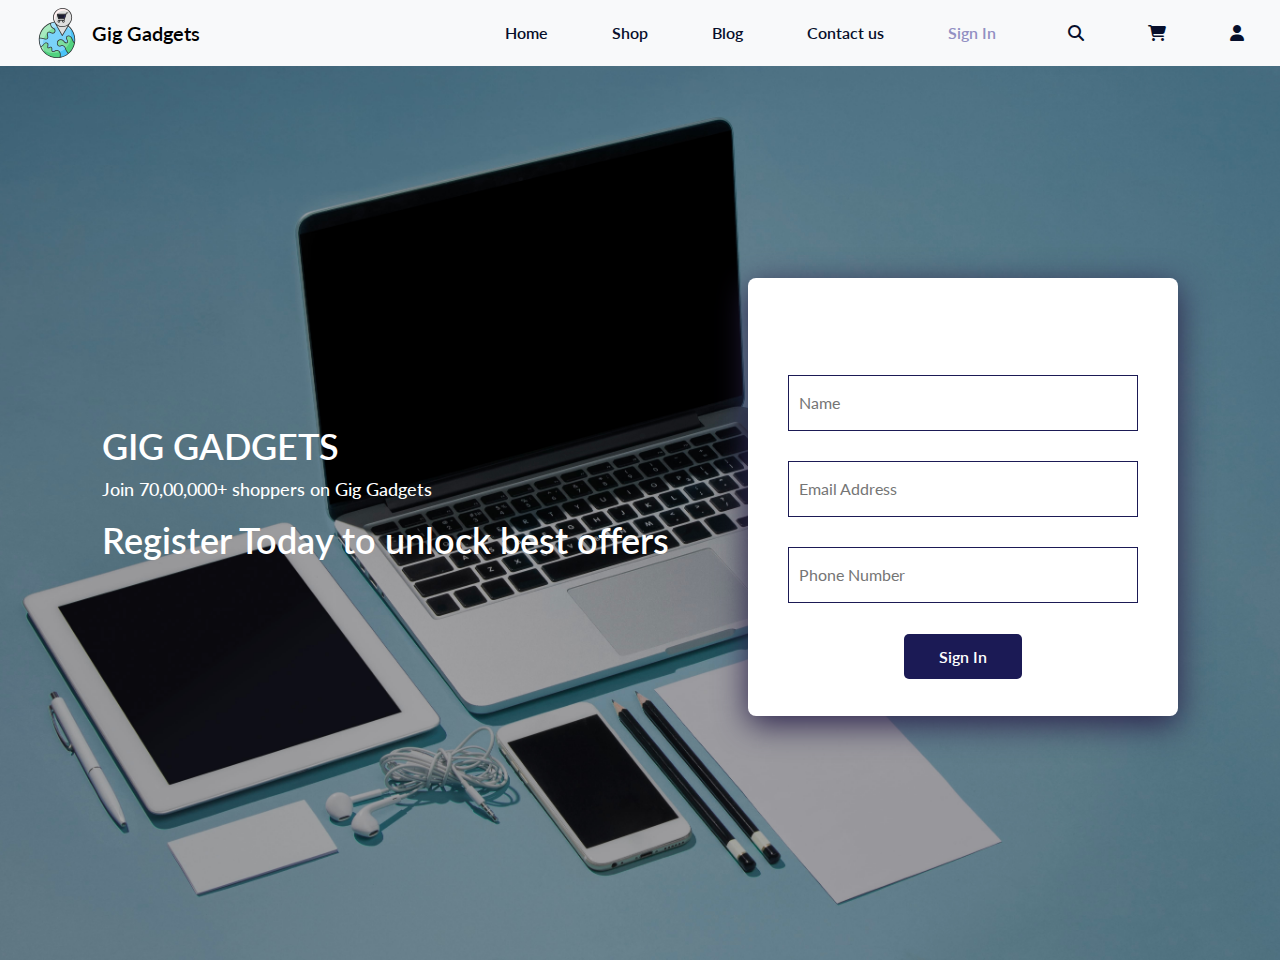
<file: login.html>
<!DOCTYPE html>
<html>

<head>
    <meta charset="utf-8" />
    <title>Welcome to Gig Gadgets</title>
    <meta name="author" content="Gig Gadgets" />
    <meta name="description" content="Gadgets available for best Prices" />
    <meta name="viewport" content="width=device-width, initial-scale=1" />
    <link rel="preconnect" href="https://fonts.googleapis.com" />
    <link rel="preconnect" href="https://fonts.gstatic.com" crossorigin />
    <link href="https://fonts.googleapis.com/css2?family=Lato:ital,wght@0,300;0,700;1,300&display=swap"
        rel="stylesheet" />

    <link rel="stylesheet" href="https://cdnjs.cloudflare.com/ajax/libs/font-awesome/6.5.2/css/all.min.css" />
    <link href="https://cdn.jsdelivr.net/npm/bootstrap@5.3.3/dist/css/bootstrap.min.css" rel="stylesheet"
        integrity="sha384-QWTKZyjpPEjISv5WaRU9OFeRpok6YctnYmDr5pNlyT2bRjXh0JMhjY6hW+ALEwIH" crossorigin="anonymous" />
    <script src="https://cdn.jsdelivr.net/npm/bootstrap@5.3.3/dist/js/bootstrap.bundle.min.js"
        integrity="sha384-YvpcrYf0tY3lHB60NNkmXc5s9fDVZLESaAA55NDzOxhy9GkcIdslK1eN7N6jIeHz"
        crossorigin="anonymous"></script>
    <link rel="stylesheet" href="styles.css" />
</head>

<body>
    <!--NAVBAR-->
    <header>
        <nav class="navbar navbar-expand-lg bg-body-tertiary fixed-top">
            <div class="container-fluid">
                <div class="brand-logo">
                    <img src="Images/location-shop-online-svgrepo-com.svg">
                    <h3><a class="navbar-brand" href="#">Gig Gadgets</a></h3>
                </div>


                <!--Toggle Button-->
                <button class="navbar-toggler" type="button" data-bs-toggle="offcanvas"
                    data-bs-target="#offcanvasNavbar" aria-controls="offcanvasNavbar" aria-label="Toggle navigation">
                    <span class="navbar-toggler-icon"></span>
                </button>

                <!--Side bar-->
                <div class="offcanvas offcanvas-end" tabindex="-1" id="offcanvasNavbar"
                    aria-labelledby="offcanvasNavbarLabel">
                    <!--Side bar header-->
                    <div class="offcanvas-header">
                        <h5 class="offcanvas-title" id="offcanvasNavbarLabel">Gig Gadgets</h5>
                        <button type="button" class="btn-close" data-bs-dismiss="offcanvas" aria-label="Close"></button>
                    </div>
                    <!--Sidebar Body-->
                    <div class="offcanvas-body p-lg-0">
                        <ul class="navbar-nav justify-content-end align-items-start flex-grow-1 pe-3">
                            <li class="nav-item mx-4">
                                <a class="nav-link " aria-current="page" href="index.html">Home</a>
                            </li>
                            <li class="nav-item mx-4">
                                <a class="nav-link" href="shop.html">Shop</a>
                            </li>
                            <li class="nav-item mx-4">
                                <a class="nav-link " href="blog.html">Blog</a>
                            </li>
                            <li class="nav-item mx-4">
                                <a class="nav-link" href="contact.html">Contact us</a>
                            </li>
                            <li class="nav-item mx-4">
                                <a class="nav-link active" href="login.html">Sign In</a>
                            </li>
                        </ul>
                        <div
                            class="d-flex flex-column flex-lg-row justify-content-center align-items-center gap-3 custom-align-left-sm-md ">
                            <a href="#" id="searchPlaceholder" class="mx-4 placeholder-custom"><i
                                    class="fa-solid fa-magnifying-glass"></i></a>
                            <a href="#" id="cartPlaceholder" class="mx-4  placeholder-custom"><i
                                    class="fa-solid fa-cart-shopping"></i></a>
                            <a href="#" id="userPlaceholder" class="mx-4  placeholder-custom"><i
                                    class="fa-solid fa-user"></i></a>
                        </div>
                    </div>
                </div>
            </div>
            </div>
        </nav>
    </header>

    <section id="registration">
        <div class="registration-header-info">
            <h1>GIG GADGETS</h1>
            <p>Join 70,00,000+ shoppers on Gig Gadgets</p>
            <h1>Register Today to unlock best offers</h1>
        </div>
        <div class="form">
            <h3>Sign Up Now</h3>
            <input type="text" placeholder="Name" name="" id="'">
            <input type="text" placeholder="Email Address" name="" id="'">
            <input type="text" placeholder="Phone Number" name="" id="'">
            <div class="btn">
                <a class="submit-btn" href="#">Sign In</a>
            </div>
        </div>
    </section>
    <script>
        document.addEventListener('DOMContentLoaded', function () {
            const offcanvasNavbar = document.getElementById('offcanvasNavbar');
            const flexContainer = document.getElementById('flexContainer');
            const cartPlaceholder = document.getElementById('cartPlaceholder');
            const searchPlaceholder = document.getElementById('searchPlaceholder');
            const userPlaceholder = document.getElementById('userPlaceholder');

            offcanvasNavbar.addEventListener('shown.bs.offcanvas', function () {
                // Sidebar is opened
                cartPlaceholder.innerHTML = 'Cart';
                searchPlaceholder.innerHTML = 'Search';
                userPlaceholder.innerHTML = 'User';
            });

            offcanvasNavbar.addEventListener('hidden.bs.offcanvas', function () {
                // Sidebar is closed
                cartPlaceholder.innerHTML = '<i class="fa-solid fa-cart-shopping"></i>';
                searchPlaceholder.innerHTML = '<i class="fa-solid fa-magnifying-glass"></i>';
                userPlaceholder.innerHTML = '<i class="fa-solid fa-user"></i>';
            });
        });
    </script>

</body>



</html>
</file>
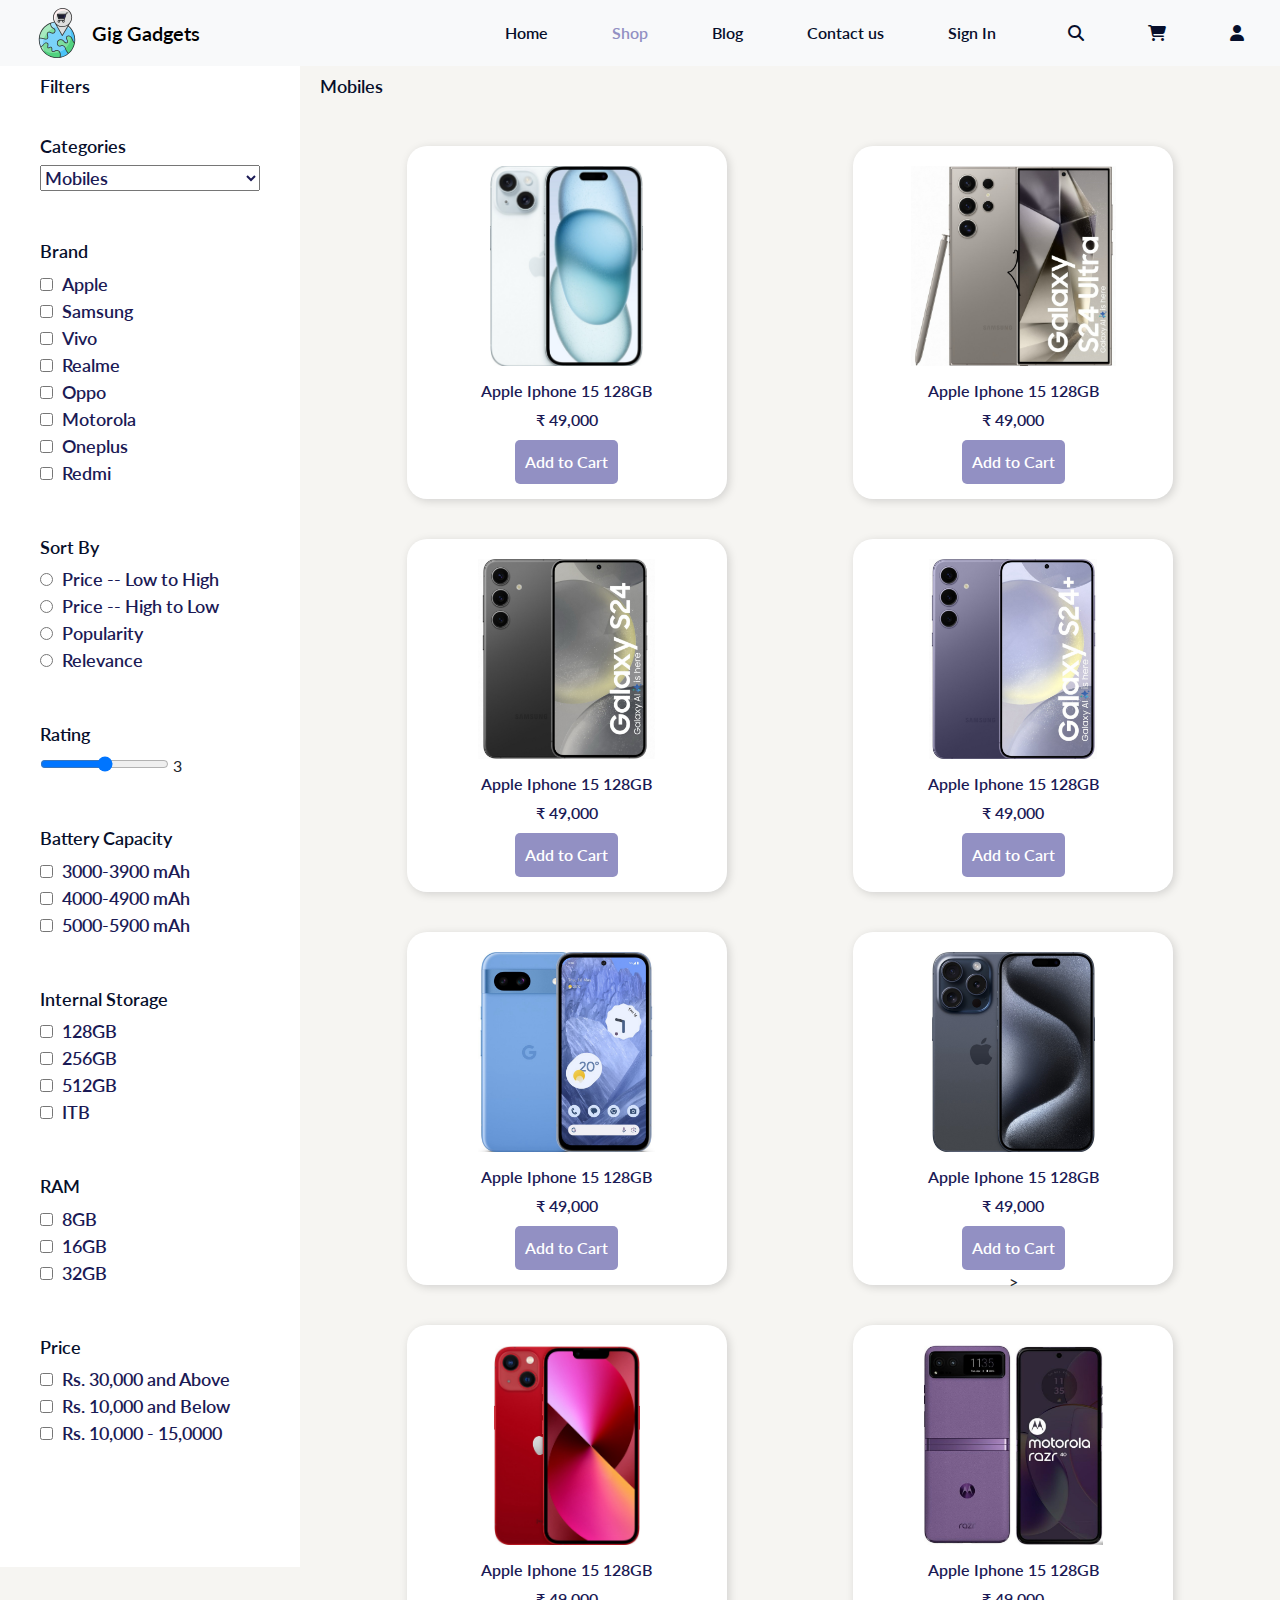
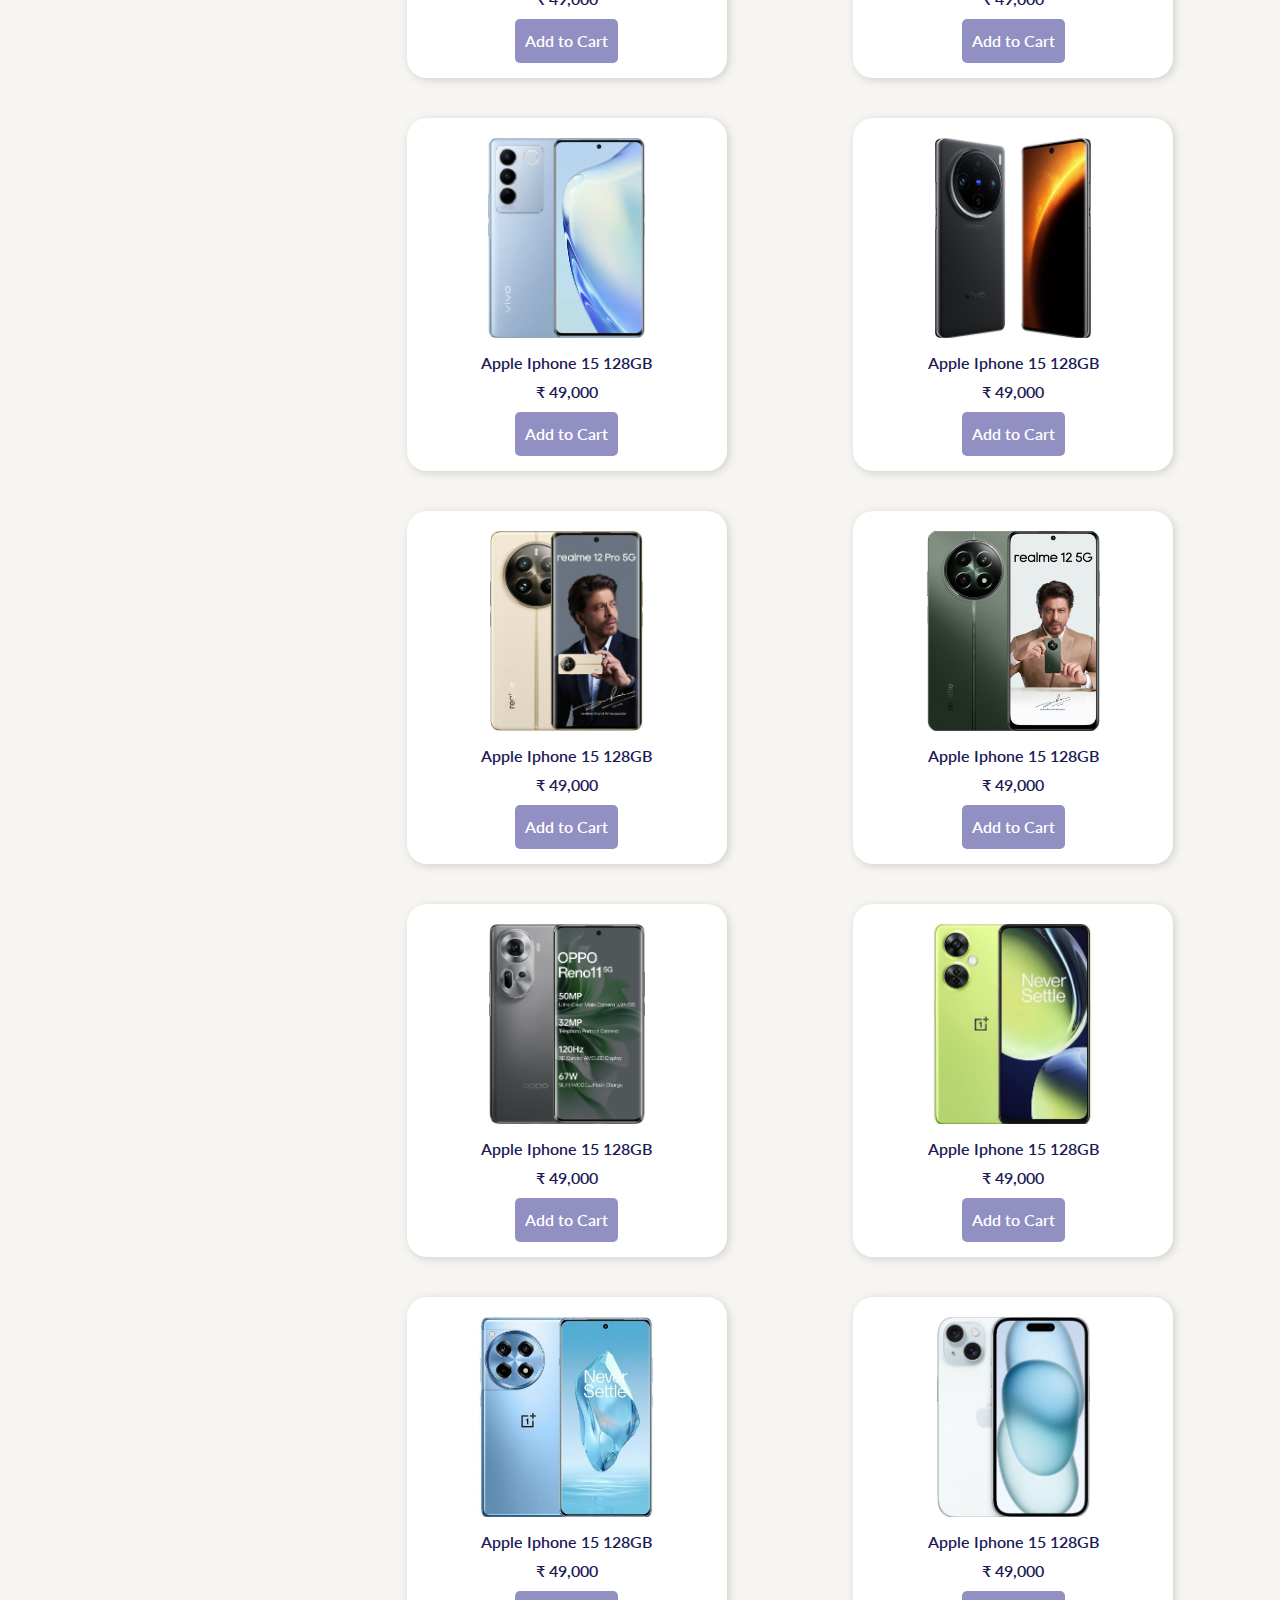
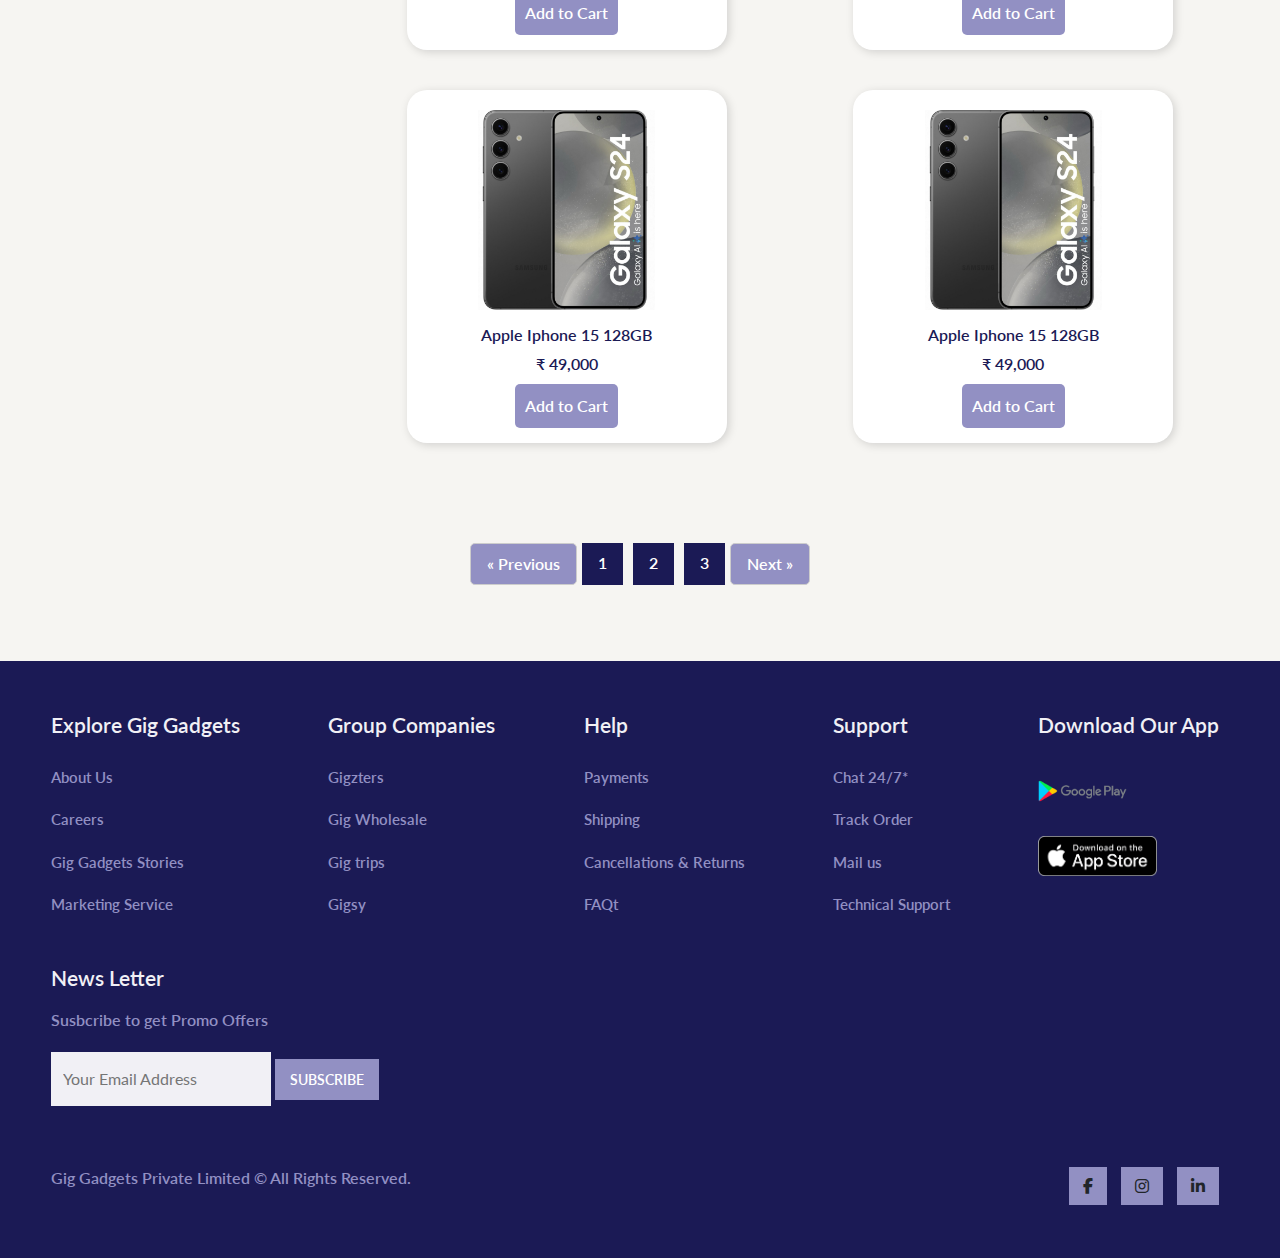
<file: mobiles.html>
<!DOCTYPE html>
<html>

<head>
  <meta charset="utf-8" />
  <title>Welcome to Gig Gadgets</title>
  <meta name="author" content="Gig Gadgets" />
  <meta name="description" content="Gadgets available for best Prices" />
  <meta name="viewport" content="width=device-width, initial-scale=1" />
  <link rel="preconnect" href="https://fonts.googleapis.com" />
  <link rel="preconnect" href="https://fonts.gstatic.com" crossorigin />
  <link href="https://fonts.googleapis.com/css2?family=Lato:ital,wght@0,300;0,700;1,300&display=swap"
    rel="stylesheet" />

  <link rel="stylesheet" href="https://cdnjs.cloudflare.com/ajax/libs/font-awesome/6.5.2/css/all.min.css" />
  <link href="https://cdn.jsdelivr.net/npm/bootstrap@5.3.3/dist/css/bootstrap.min.css" rel="stylesheet"
    integrity="sha384-QWTKZyjpPEjISv5WaRU9OFeRpok6YctnYmDr5pNlyT2bRjXh0JMhjY6hW+ALEwIH" crossorigin="anonymous" />
  <script src="https://cdn.jsdelivr.net/npm/bootstrap@5.3.3/dist/js/bootstrap.bundle.min.js"
    integrity="sha384-YvpcrYf0tY3lHB60NNkmXc5s9fDVZLESaAA55NDzOxhy9GkcIdslK1eN7N6jIeHz"
    crossorigin="anonymous"></script>
  <link rel="stylesheet" href="styles.css" />
</head>

<body>
  <!--NAVBAR-->
  <header>
    <nav class="navbar navbar-expand-lg bg-body-tertiary fixed-top">
      <div class="container-fluid">
        <div class="brand-logo">
          <img src="Images/location-shop-online-svgrepo-com.svg">
          <h3><a class="navbar-brand" href="#">Gig Gadgets</a></h3>
        </div>


        <!--Toggle Button-->
        <button class="navbar-toggler" type="button" data-bs-toggle="offcanvas" data-bs-target="#offcanvasNavbar"
          aria-controls="offcanvasNavbar" aria-label="Toggle navigation">
          <span class="navbar-toggler-icon"></span>
        </button>

        <!--Side bar-->
        <div class="offcanvas offcanvas-end" tabindex="-1" id="offcanvasNavbar" aria-labelledby="offcanvasNavbarLabel">
          <!--Side bar header-->
          <div class="offcanvas-header">
            <h5 class="offcanvas-title" id="offcanvasNavbarLabel">Gig Gadgets</h5>
            <button type="button" class="btn-close" data-bs-dismiss="offcanvas" aria-label="Close"></button>
          </div>
          <!--Sidebar Body-->
          <div class="offcanvas-body p-lg-0">
            <ul class="navbar-nav justify-content-end align-items-start flex-grow-1 pe-3">
              <li class="nav-item mx-4">
                <a class="nav-link " aria-current="page" href="index.html">Home</a>
              </li>
              <li class="nav-item mx-4">
                <a class="nav-link active" href="shop.html">Shop</a>
              </li>
              <li class="nav-item mx-4">
                <a class="nav-link" href="blog.html">Blog</a>
              </li>
              <li class="nav-item mx-4">
                <a class="nav-link" href="contact.html">Contact us</a>
              </li>
              <li class="nav-item mx-4">
                <a class="nav-link" href="login.html">Sign In</a>
              </li>
            </ul>
            <div
              class="d-flex flex-column flex-lg-row justify-content-center align-items-center gap-3 custom-align-left-sm-md ">
              <a href="#" id="searchPlaceholder" class="mx-4 placeholder-custom"><i
                  class="fa-solid fa-magnifying-glass"></i></a>
              <a href="cart.html" id="cartPlaceholder" class="mx-4  placeholder-custom"><i
                  class="fa-solid fa-cart-shopping"></i></a>
              <a href="user-account.html" id="userPlaceholder" class="mx-4  placeholder-custom"><i
                  class="fa-solid fa-user"></i></a>
            </div>
          </div>
        </div>
      </div>
      </div>
    </nav>
  </header>

  <!--PRODUCTS SECTION-->
  <section id="prod">
    <button id="toggleFilterBtn">Filters</button>
    <div class="products-section">
      <div class="filter-section">
        <div class="filters">
          <h3>Filters</h3>
          <div class="filter-card">
            <h3>Categories</h3>
            <select onchange="window.location.href = this.value;">
              <option value="mobiles.html">Mobiles</option>
              <option value="laptops.html">Laptops</option>
              <option value="tablets.html">Tablets</option>
              <option value="smartwatches.html">Smartwatches</option>
              <option value="headphones.html">Headphones</option>
              <option value="speakers.html">Speakers</option>
            </select>
          </div>

          <div class="filter-card">
            <h3>Brand</h3>
            <input type="checkbox" id="apple" name="apple">
            <label for="apple">Apple</label>
            <br>
            <input type="checkbox" id="Samsung" name="Samsung">
            <label for="samsung">Samsung</label>
            <br>
            <input type="checkbox" id="vivo" name="vivo">
            <label for="vivo">Vivo</label>
            <br>
            <input type="checkbox" id="realme" name="realme">
            <label for="realme">Realme</label>
            <br>
            <input type="checkbox" id="oppo" name="oppo">
            <label for="oppo">Oppo</label>
            <br>
            <input type="checkbox" id="motorola" name="motorola">
            <label for="motorola">Motorola</label>
            <br>
            <input type="checkbox" id="oneplus" name="oneplus">
            <label for="oneplus">Oneplus</label>
            <br>
            <input type="checkbox" id="redmi" name="redmi">
            <label for="redmi">Redmi</label>
          </div>

          <div class="filter-card">
            <h3>Sort By</h3>
            <input type="radio" id="low-to-high" name="low-to-high" />
            <label for="low-to-high">Price -- Low to High</label>
            <br>
            <input type="radio" id="high-to-low" name="high-to-low" />
            <label for="high-to-low">Price -- High to Low</label>
            <br>
            <input type="radio" id="popularity" name="popularity" />
            <label for="popularity">Popularity</label>
            <br>
            <input type="radio" id="relevance" name="relevance" />
            <label for="relevance">Relevance</label>
          </div>

          <div class="filter-card">
            <h3>Rating</h3>
            <input type="range" id="rating" name="rating" min="1" max="5" step="1">
            <output for="rating">3</output>
          </div>

          <div class="filter-card">
            <h3>Battery Capacity</h3>
            <input type="checkbox" id="battery-1" name="battery-1" />
            <label for="battery-1">3000-3900 mAh</label>
            <br>
            <input type="checkbox" id="battery-2" name="battery-2" />
            <label for="battery-2">4000-4900 mAh</label>
            <br>
            <input type="checkbox" id="battery-3" name="battery-3" />
            <label for="battery-3">5000-5900 mAh</label>
          </div>

          <div class="filter-card">
            <h3>Internal Storage</h3>
            <input type="checkbox" id="storage-128" name="storage-128" />
            <label for="storage-128">128GB</label>
            <br>
            <input type="checkbox" id="storage-256" name="storage-256" />
            <label for="storage-256">256GB</label>
            <br>
            <input type="checkbox" id="storage-512" name="storage-512" />
            <label for="storage-512">512GB</label>
            <br>
            <input type="checkbox" id="storage-1TB" name="storage-1TB" />
            <label for="storage-1TB">ITB</label>
          </div>

          <div class="filter-card">
            <h3>RAM</h3>
            <input type="checkbox" id="ram-8gb-mob" name="ram-8gb-mob" />
            <label for="ram-8gb-mob">8GB</label>
            <br>
            <input type="checkbox" id="ram-16gb-mob" name="ram-16gb-mob" />
            <label for="ram-16gb-mob">16GB</label>
            <br>
            <input type="checkbox" id="ram-32gb-mob" name="ram-32gb-mob" />
            <label for="ram-32gb-mob">32GB</label>
          </div>

          <div class="filter-card">
            <h3>Price</h3>
            <input type="checkbox" id="30k" name="30k" />
            <label for="30k">Rs. 30,000 and Above</label>
            <br>
            <input type="checkbox" id="10k-below" name="10k-below" />
            <label for="10k-below">Rs. 10,000 and Below</label>
            <br>
            <input type="checkbox" id="10k-15k" name="10k-15k" />
            <label for="10k-15k">Rs. 10,000 - 15,0000</label>
          </div>

        </div>
      </div>

      <div id="mobiles-section">
        <h3>Mobiles</h3>
        <div class="mobiles-section-row">
          <div class="mobiles-section-card">
            <img src="Images/IMG_7346.jpg">
            <div class="mobiles-section-card-details">
              <p>Apple Iphone 15 128GB</p>
              <p>&#8377; 49,000</p>
              <a href="#">Add to Cart</a>
            </div>
          </div>
          <div class="mobiles-section-card">
            <img src="Images/IMG_7347.jpg">
            <div class="mobiles-section-card-details">
              <p>Apple Iphone 15 128GB</p>
              <p>&#8377; 49,000</p>
              <a href="#">Add to Cart</a>
            </div>
          </div>
          <div class="mobiles-section-card">
            <img src="Images/IMG_7348 2.jpg">
            <div class="mobiles-section-card-details">
              <p>Apple Iphone 15 128GB</p>
              <p>&#8377; 49,000</p>
              <a href="#">Add to Cart</a>
            </div>
          </div>
          <div class="mobiles-section-card">
            <img src="Images/IMG_7349 2.jpg">
            <div class="mobiles-section-card-details">
              <p>Apple Iphone 15 128GB</p>
              <p>&#8377; 49,000</p>
              <a href="#">Add to Cart</a>
            </div>
          </div>
          <div class="mobiles-section-card">
            <img src="Images/IMG_7350 2.jpg">
            <div class="mobiles-section-card-details">
              <p>Apple Iphone 15 128GB</p>
              <p>&#8377; 49,000</p>
              <a href="#">Add to Cart</a>
            </div>
          </div>
          <div class="mobiles-section-card">
            <img src="Images/IMG_7351 2.jpg">
            <div class="mobiles-section-card-details">
              <p>Apple Iphone 15 128GB</p>
              <p>&#8377; 49,000</p>
              <a href="#">Add to Cart</a>
            </div>>
          </div>
          <div class="mobiles-section-card">
            <img src="Images/IMG_7352 2.jpg">
            <div class="mobiles-section-card-details">
              <p>Apple Iphone 15 128GB</p>
              <p>&#8377; 49,000</p>
              <a href="#">Add to Cart</a>
            </div>
          </div>
          <div class="mobiles-section-card">
            <img src="Images/IMG_7358.jpg">
            <div class="mobiles-section-card-details">
              <p>Apple Iphone 15 128GB</p>
              <p>&#8377; 49,000</p>
              <a href="#">Add to Cart</a>
            </div>
          </div>
          <div class="mobiles-section-card">
            <img src="Images/IMG_7353.jpg">
            <div class="mobiles-section-card-details">
              <p>Apple Iphone 15 128GB</p>
              <p>&#8377; 49,000</p>
              <a href="#">Add to Cart</a>
            </div>
          </div>
          <div class="mobiles-section-card">
            <img src="Images/IMG_7354.jpg">
            <div class="mobiles-section-card-details">
              <p>Apple Iphone 15 128GB</p>
              <p>&#8377; 49,000</p>
              <a href="#">Add to Cart</a>
            </div>
          </div>
          <div class="mobiles-section-card">
            <img src="Images/IMG_7357.jpg">
            <div class="mobiles-section-card-details">
              <p>Apple Iphone 15 128GB</p>
              <p>&#8377; 49,000</p>
              <a href="#">Add to Cart</a>
            </div>
          </div>
          <div class="mobiles-section-card">
            <img src="Images/IMG_7356.jpg">
            <div class="mobiles-section-card-details">
              <p>Apple Iphone 15 128GB</p>
              <p>&#8377; 49,000</p>
              <a href="#">Add to Cart</a>
            </div>
          </div>
          <div class="mobiles-section-card">
            <img src="Images/IMG_7359.jpg">
            <div class="mobiles-section-card-details">
              <p>Apple Iphone 15 128GB</p>
              <p>&#8377; 49,000</p>
              <a href="#">Add to Cart</a>
            </div>
          </div>
          <div class="mobiles-section-card">
            <img src="Images/IMG_7360.jpg">
            <div class="mobiles-section-card-details">
              <p>Apple Iphone 15 128GB</p>
              <p>&#8377; 49,000</p>
              <a href="#">Add to Cart</a>
            </div>
          </div>
          <div class="mobiles-section-card">
            <img src="Images/IMG_7361.jpg">
            <div class="mobiles-section-card-details">
              <p>Apple Iphone 15 128GB</p>
              <p>&#8377; 49,000</p>
              <a href="#">Add to Cart</a>
            </div>
          </div>
          <div class="mobiles-section-card">
            <img src="Images/IMG_7346.jpg">
            <div class="mobiles-section-card-details">
              <p>Apple Iphone 15 128GB</p>
              <p>&#8377; 49,000</p>
              <a href="#">Add to Cart</a>
            </div>
          </div>
          <div class="mobiles-section-card">
            <img src="Images/IMG_7348 2.jpg">
            <div class="mobiles-section-card-details">
              <p>Apple Iphone 15 128GB</p>
              <p>&#8377; 49,000</p>
              <a href="#">Add to Cart</a>
            </div>
          </div>
          <div class="mobiles-section-card">
            <img src="Images/IMG_7348 2.jpg">
            <div class="mobiles-section-card-details">
              <p>Apple Iphone 15 128GB</p>
              <p>&#8377; 49,000</p>
              <a href="#">Add to Cart</a>
            </div>
          </div>
        </div>
      </div>
    </div>
  </section>

  <!--Page Navigation-->
  <div class="pagination">
    <a href="#" class="prev">&laquo; Previous</a>
    <a href="#" class="page">1</a>
    <a href="#" class="page">2</a>
    <a href="#" class="page">3</a>
    <a href="#" class="next">Next &raquo;</a>
  </div>

  <!--FOOTER-->
  <footer>
    <div class="footer-col">
      <h3>Explore Gig Gadgets</h3>
      <li>About Us</li>
      <li>Careers</li>
      <li>Gig Gadgets Stories</li>
      <li>Marketing Service</li>
    </div>
    <div class="footer-col">
      <h3>Group Companies</h3>
      <li>Gigzters</li>
      <li>Gig Wholesale</li>
      <li>Gig trips</li>
      <li>Gigsy</li>
    </div>
    <div class="footer-col">
      <h3>Help</h3>
      <li>Payments</li>
      <li>Shipping</li>
      <li>Cancellations & Returns</li>
      <li>FAQt</li>
    </div>
    <div class="footer-col">
      <h3>Support</h3>
      <li>Chat 24/7*</li>
      <li>Track Order</li>
      <li>Mail us</li>
      <li>Technical Support</li>
    </div>
    <div class="footer-col">
      <h3>Download Our App</h3>
      <li><img src="Images/play-store.png" height="50"></li>
      <li><img src="Images/app-store.png" height="40"></li>
    </div>

    <div class="footer-col">
      <h3>News Letter</h3>
      <p>Susbcribe to get Promo Offers</p>
      <div class="subscribe">
        <input type="text" placeholder="Your Email Address">
        <a href="#" class="subscribe-btn">SUBSCRIBE</a>
      </div>
    </div>

    <div class="copyright">
      <p>Gig Gadgets Private Limited © All Rights Reserved.</p>
      <div class="social-links">
        <i class="fab fa-facebook-f"></i>
        <i class="fab fa-instagram"></i>
        <i class="fab fa-linkedin-in"></i>
      </div>

    </div>
    </div>

  </footer>
  <script>
    document.addEventListener('DOMContentLoaded', function () {
      const offcanvasNavbar = document.getElementById('offcanvasNavbar');
      const flexContainer = document.getElementById('flexContainer');
      const cartPlaceholder = document.getElementById('cartPlaceholder');
      const searchPlaceholder = document.getElementById('searchPlaceholder');
      const userPlaceholder = document.getElementById('userPlaceholder');

      offcanvasNavbar.addEventListener('shown.bs.offcanvas', function () {
        // Sidebar is opened
        cartPlaceholder.innerHTML = 'Cart';
        searchPlaceholder.innerHTML = 'Search';
        userPlaceholder.innerHTML = 'User';
      });

      offcanvasNavbar.addEventListener('hidden.bs.offcanvas', function () {
        // Sidebar is closed
        cartPlaceholder.innerHTML = '<i class="fa-solid fa-cart-shopping"></i>';
        searchPlaceholder.innerHTML = '<i class="fa-solid fa-magnifying-glass"></i>';
        userPlaceholder.innerHTML = '<i class="fa-solid fa-user"></i>';
      });
    });

    document.addEventListener('DOMContentLoaded', function () {
      const toggleFilterBtn = document.getElementById('toggleFilterBtn');
      const closeFilterBtn = document.getElementById('closeFilterBtn'); // Get reference to the close button
      const filterSection = document.querySelector('.filter-section');

      toggleFilterBtn.addEventListener('click', function () {
        filterSection.classList.toggle('hidden');
      });

      // Add event listener to the close button
      closeFilterBtn.addEventListener('click', function () {
        filterSection.classList.add('hidden'); // Hide the filter section
      });
    });

  </script>

</body>



</html>
</file>
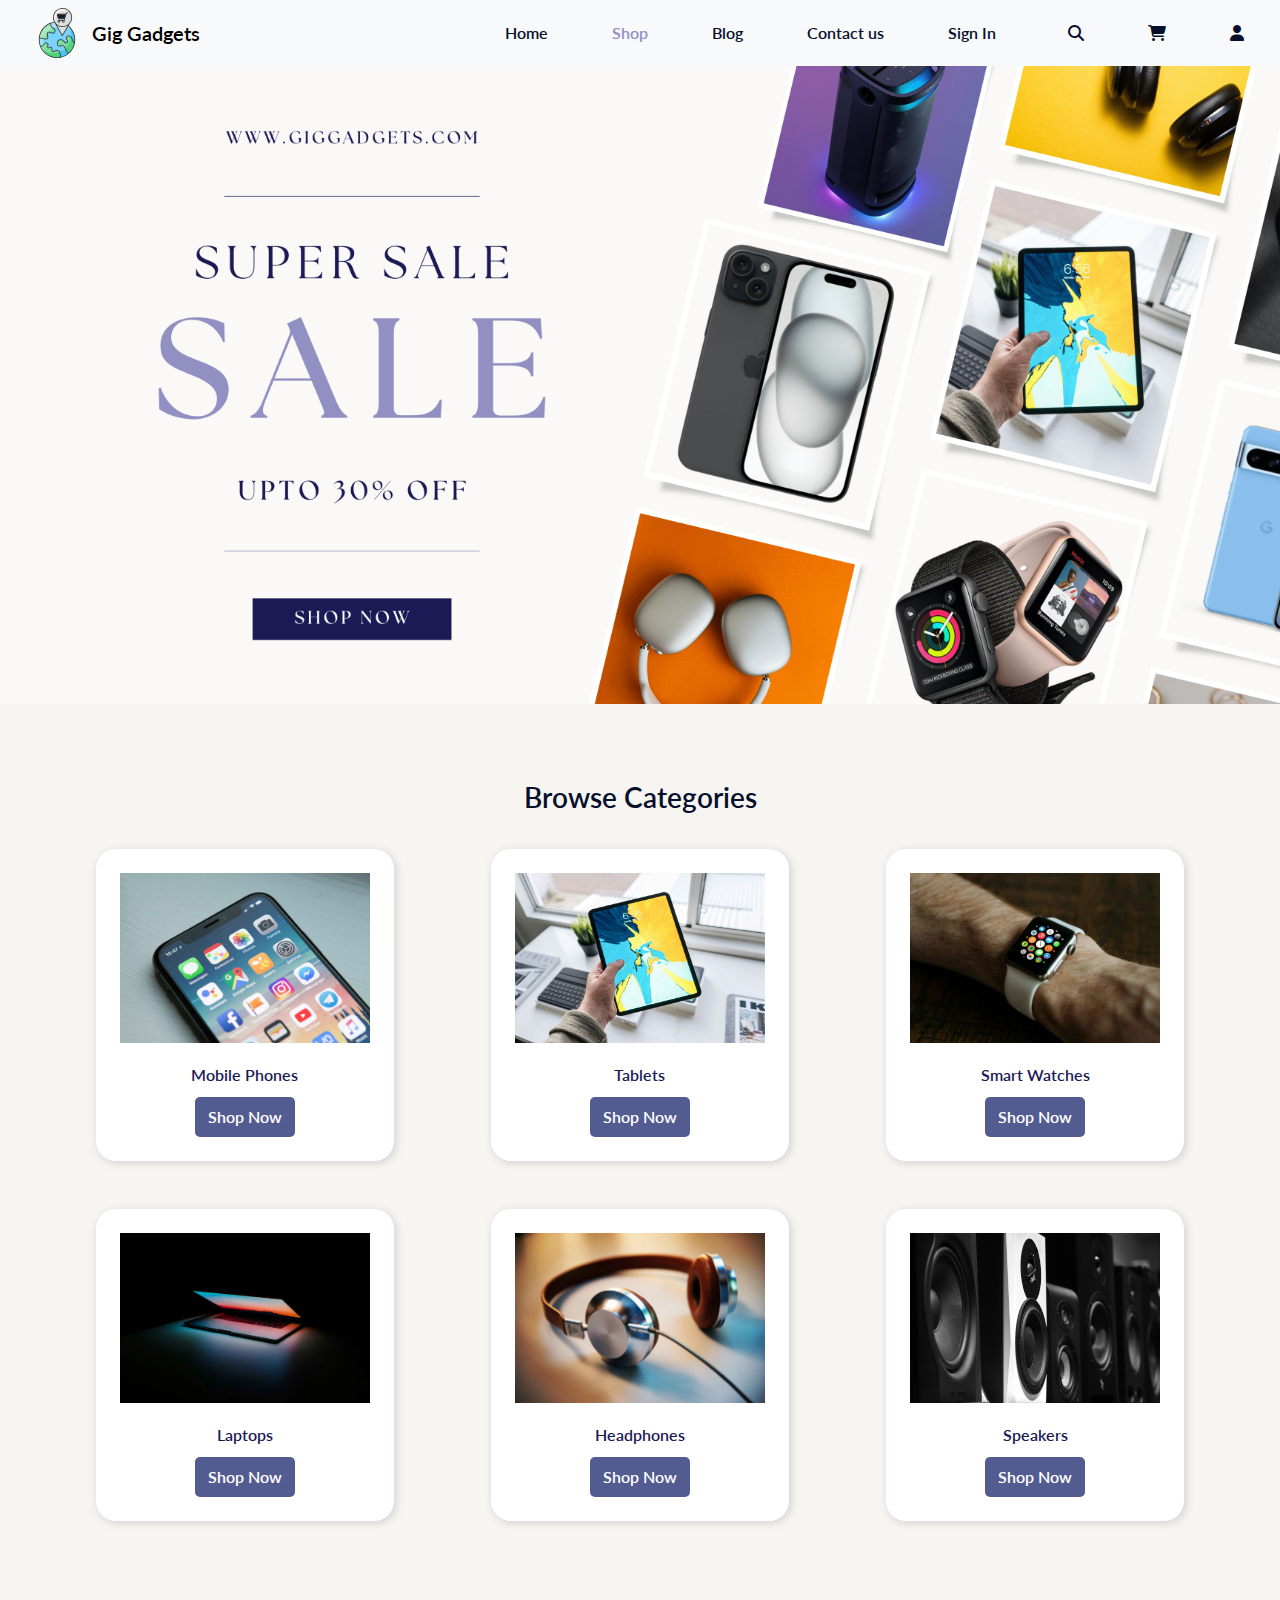
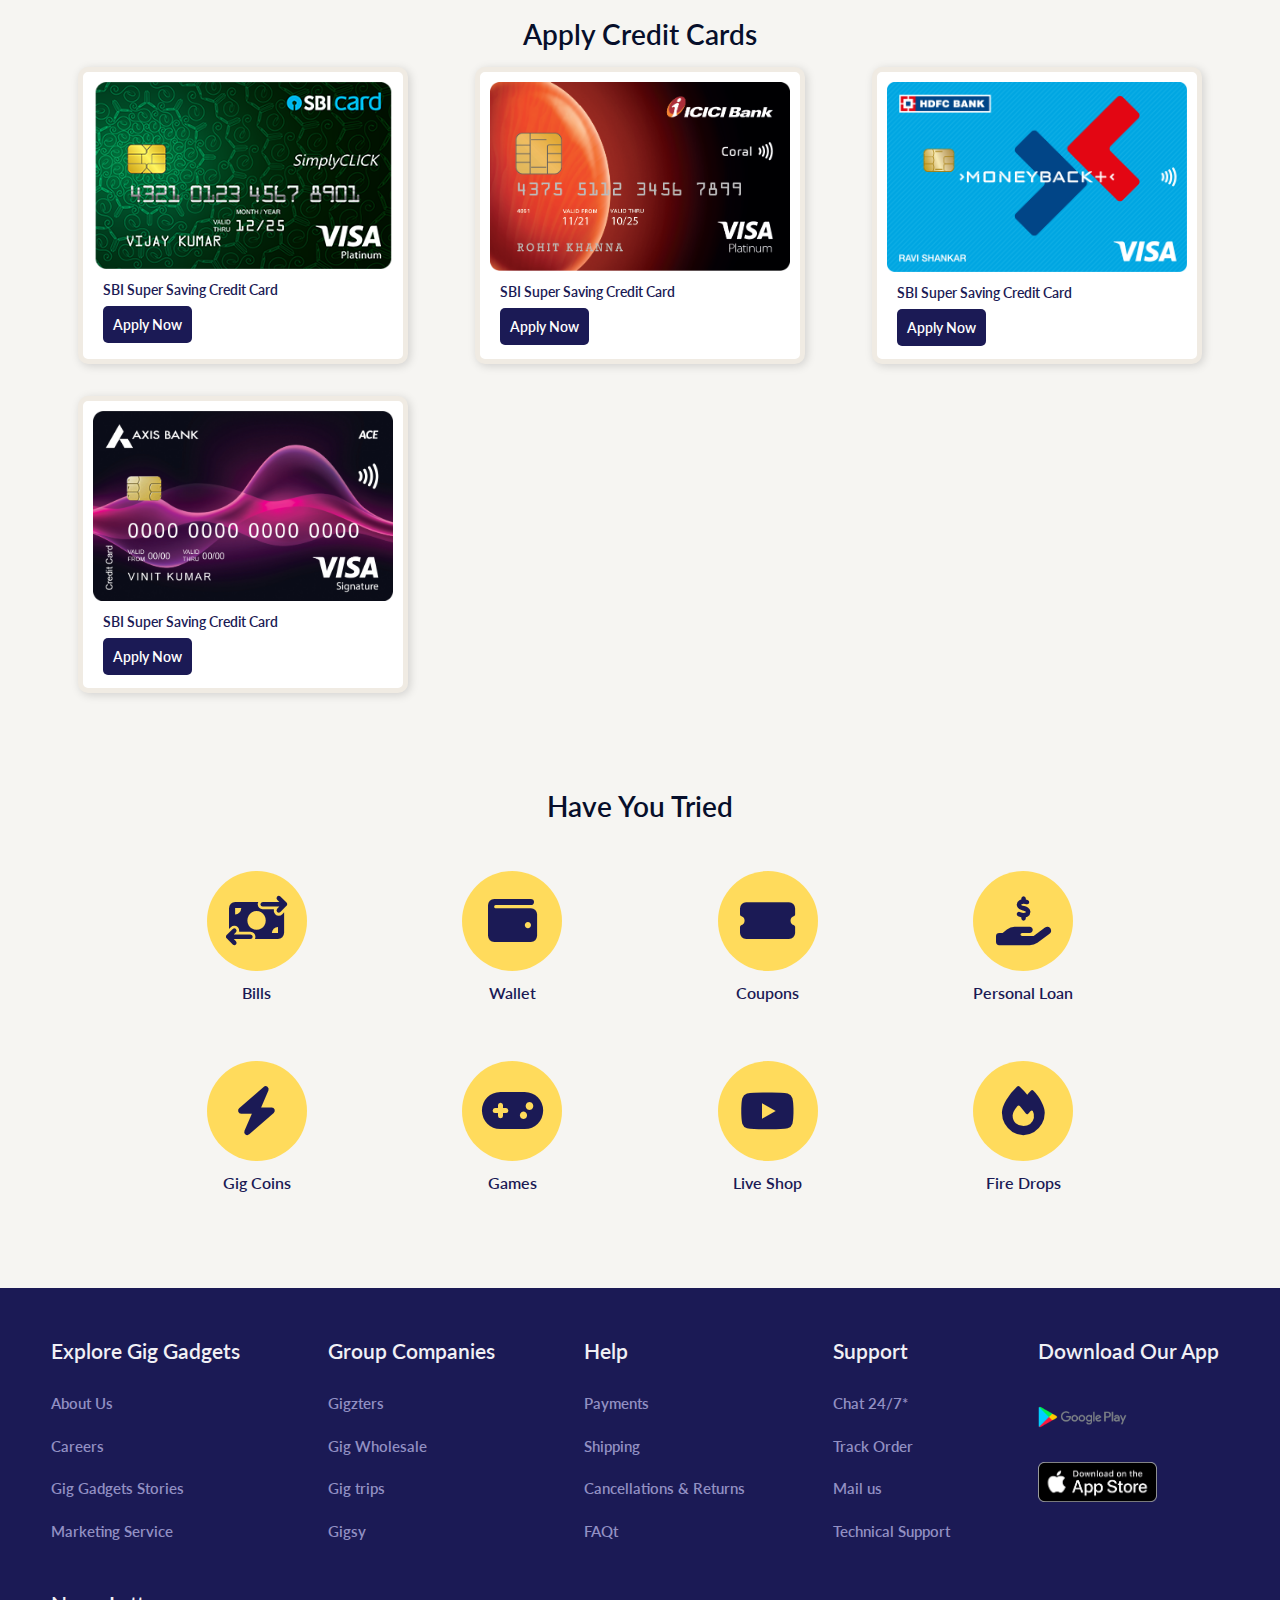
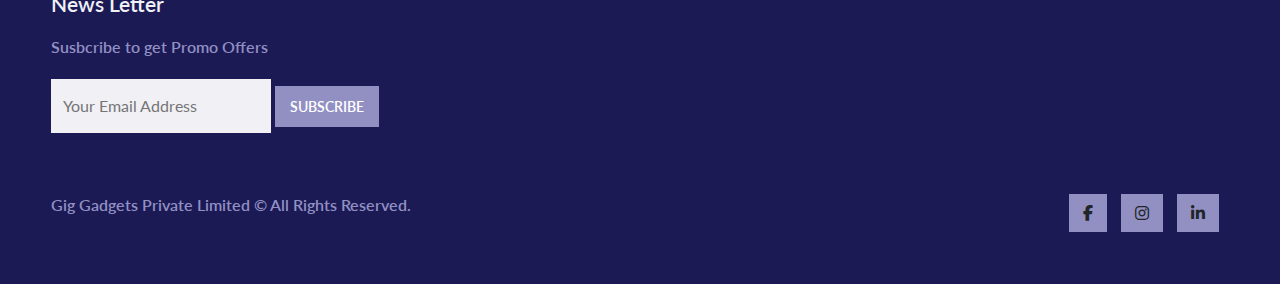
<file: shop.html>
<!DOCTYPE html>
<html>

<head>
    <meta charset="utf-8" />
    <title>Welcome to Gig Gadgets</title>
    <meta name="author" content="Gig Gadgets" />
    <meta name="description" content="Gadgets available for best Prices" />
    <meta name="viewport" content="width=device-width, initial-scale=1" />
    <link rel="preconnect" href="https://fonts.googleapis.com" />
    <link rel="preconnect" href="https://fonts.gstatic.com" crossorigin />
    <link href="https://fonts.googleapis.com/css2?family=Lato:ital,wght@0,300;0,700;1,300&display=swap"
        rel="stylesheet" />

    <link rel="stylesheet" href="https://cdnjs.cloudflare.com/ajax/libs/font-awesome/6.5.2/css/all.min.css" />
    <link href="https://cdn.jsdelivr.net/npm/bootstrap@5.3.3/dist/css/bootstrap.min.css" rel="stylesheet"
        integrity="sha384-QWTKZyjpPEjISv5WaRU9OFeRpok6YctnYmDr5pNlyT2bRjXh0JMhjY6hW+ALEwIH" crossorigin="anonymous" />
    <script src="https://cdn.jsdelivr.net/npm/bootstrap@5.3.3/dist/js/bootstrap.bundle.min.js"
        integrity="sha384-YvpcrYf0tY3lHB60NNkmXc5s9fDVZLESaAA55NDzOxhy9GkcIdslK1eN7N6jIeHz"
        crossorigin="anonymous"></script>

    <link rel="stylesheet" href="styles.css" />
</head>

<body>

    <!-- NAVBAR -->
    <header id="mainheader">
        <nav class="navbar navbar-expand-lg bg-body-tertiary fixed-top">
            <div class="container-fluid">
                <div class="brand-logo">
                    <img src="Images/location-shop-online-svgrepo-com.svg">
                    <h3><a class="navbar-brand" href="index.html">Gig Gadgets</a></h3>
                </div>


                <!--Toggle Button-->
                <button class="navbar-toggler" type="button" data-bs-toggle="offcanvas"
                    data-bs-target="#offcanvasNavbar" aria-controls="offcanvasNavbar" aria-label="Toggle navigation">
                    <span class="navbar-toggler-icon"></span>
                </button>

                <!--Side bar-->
                <div class="offcanvas offcanvas-end" tabindex="-1" id="offcanvasNavbar"
                    aria-labelledby="offcanvasNavbarLabel">
                    <!--Side bar header-->
                    <div class="offcanvas-header">
                        <h5 class="offcanvas-title" id="offcanvasNavbarLabel">Gig Gadgets</h5>
                        <button type="button" class="btn-close" data-bs-dismiss="offcanvas" aria-label="Close"></button>
                    </div>
                    <!--Sidebar Body-->
                    <div class="offcanvas-body p-lg-0">
                        <ul class="navbar-nav justify-content-end align-items-start flex-grow-1 pe-3">
                            <li class="nav-item mx-4">
                                <a class="nav-link" aria-current="page" href="index.html">Home</a>
                            </li>
                            <li class="nav-item mx-4">
                                <a class="nav-link active" href="shop.html">Shop</a>
                            </li>
                            <li class="nav-item mx-4">
                                <a class="nav-link" href="blog.html">Blog</a>
                            </li>
                            <li class="nav-item mx-4">
                                <a class="nav-link" href="contact.html">Contact us</a>
                            </li>
                            <li class="nav-item mx-4">
                                <a class="nav-link" href="login.html">Sign In</a>
                            </li>
                        </ul>
                        <div
                            class="d-flex flex-column flex-lg-row justify-content-center align-items-center gap-3 custom-align-left-sm-md ">
                            <a href="#" id="searchPlaceholder" class="mx-4 placeholder-custom"><i
                                    class="fa-solid fa-magnifying-glass"></i></a>
                            <a href="cart.html" id="cartPlaceholder" class="mx-4  placeholder-custom"><i
                                    class="fa-solid fa-cart-shopping"></i></a>
                            <a href="user-account.html" id="userPlaceholder" class="mx-4  placeholder-custom"><i
                                    class="fa-solid fa-user"></i></a>
                        </div>
                    </div>
                </div>
            </div>
        </nav>
    </header>

    <!-- SHOP BANNER -->
    <section id="shop-banner">
        <div class="shop-banner-row">
            <img src="Images/shop-banner (1).png">
        </div>
    </section>

    <!-- OUR PRODUCTS -->
    <section id="our-products">
        <h3>Browse Categories</h3>
        <div class="our-products-row">

            <div class="our-product-card">
                <img src="Images/our-product-2.jpg">
                <div class="our-product-details">
                    <p>Mobile Phones</p>
                    <a href="mobiles.html">Shop Now</a>
                </div>
            </div>

            <div class="our-product-card">
                <img src="Images/our-product-5.jpg">
                <div class="our-product-details">
                    <p>Tablets</p>
                    <a href="tablets.html">Shop Now</a>
                </div>
            </div>

            <div class="our-product-card">
                <img src="Images/our-product-1.jpg">
                <div class="our-product-details">
                    <p>Smart Watches</p>
                    <a href="smartwatches.html">Shop Now</a>
                </div>
            </div>

            <div class="our-product-card">
                <img src="Images/our-product-4..jpg">
                <div class="our-product-details">
                    <p>Laptops</p>
                    <a href="laptops.html">Shop Now</a>
                </div>
            </div>

            <div class="our-product-card">
                <img src="Images/our-product-8.jpg">
                <div class="our-product-details">
                    <p>Headphones</p>
                    <a href="headphones.html">Shop Now</a>
                </div>
            </div>

            <div class="our-product-card">
                <img src="Images/our-product-7.jpg">
                <div class="our-product-details">
                    <p>Speakers</p>
                    <a href="speakers.html">Shop Now</a>
                </div>
            </div>

        </div>
    </section>

    <!--APPLY CREDIT CARD -->
    <section id="apply-credit-card">
        <h3>Apply Credit Cards</h3>
        <div class="apply-credit-card-row">
            <div class="apply-credit-card-card">
                <img src="Images/credit-card-1.png">
                <div class="apply-credit-card-details">
                    <p>SBI Super Saving Credit Card</p>
                    <a href="">Apply Now</a>
                </div>
            </div>
            <div class="apply-credit-card-card">
                <img src="Images/credit-card-2.png">
                <div class="apply-credit-card-details">
                    <p>SBI Super Saving Credit Card</p>
                    <a href="">Apply Now</a>
                </div>
            </div>
            <div class="apply-credit-card-card">
                <img src="Images/credit-card-3.png">
                <div class="apply-credit-card-details">
                    <p>SBI Super Saving Credit Card</p>
                    <a href="">Apply Now</a>
                </div>
            </div>
            <div class="apply-credit-card-card">
                <img src="Images/credit-card-4.png">
                <div class="apply-credit-card-details">
                    <p>SBI Super Saving Credit Card</p>
                    <a href="">Apply Now</a>
                </div>
            </div>
        </div>
    </section>

    <!-- HAVE YOU TRIED  -->
    <section id="have-you-tried">
        <h3>Have You Tried</h3>
        <div class="have-you-tried-row">

            <div class="have-you-tried-card">
                <i class="fa-solid fa-money-bill-transfer"></i>
                <p>Bills</p>
            </div>
            <div class="have-you-tried-card">
                <i class="fa-solid fa-wallet"></i>
                <p>Wallet</p>
            </div>
            <div class="have-you-tried-card">
                <i class="fa-solid fa-ticket-simple"></i>
                <p>Coupons</p>
            </div>
            <div class="have-you-tried-card">
                <i class="fa-solid fa-hand-holding-dollar"></i>
                <p>Personal Loan</p>
            </div>
        </div>

        <div class="have-you-tried-row">
            <div class="have-you-tried-card">
                <i class="fa-solid fa-bolt"></i>
                <p>Gig Coins</p>
            </div>
            <div class="have-you-tried-card">
                <i class="fa-solid fa-gamepad"></i>
                <p>Games</p>
            </div>
            <div class="have-you-tried-card">
                <i class="fa-brands fa-youtube"></i>
                <p>Live Shop</p>
            </div>
            <div class="have-you-tried-card">
                <i class="fa-solid fa-fire"></i>
                <p>Fire Drops</p>
            </div>


        </div>
    </section>





    <!-- FOOTER -->
    <footer>
        <div class="footer-col">
            <h3>Explore Gig Gadgets</h3>
            <li>About Us</li>
            <li>Careers</li>
            <li>Gig Gadgets Stories</li>
            <li>Marketing Service</li>
        </div>
        <div class="footer-col">
            <h3>Group Companies</h3>
            <li>Gigzters</li>
            <li>Gig Wholesale</li>
            <li>Gig trips</li>
            <li>Gigsy</li>
        </div>
        <div class="footer-col">
            <h3>Help</h3>
            <li>Payments</li>
            <li>Shipping</li>
            <li>Cancellations & Returns</li>
            <li>FAQt</li>
        </div>
        <div class="footer-col">
            <h3>Support</h3>
            <li>Chat 24/7*</li>
            <li>Track Order</li>
            <li>Mail us</li>
            <li>Technical Support</li>
        </div>
        <div class="footer-col">
            <h3>Download Our App</h3>
            <li><img src="Images/play-store.png" height="50"></li>
            <li><img src="Images/app-store.png" height="40"></li>
        </div>

        <div class="footer-col">
            <h3>News Letter</h3>
            <p>Susbcribe to get Promo Offers</p>
            <div class="subscribe">
                <input type="text" placeholder="Your Email Address">
                <a href="#" class="subscribe-btn">SUBSCRIBE</a>
            </div>
        </div>

        <div class="copyright">
            <p>Gig Gadgets Private Limited © All Rights Reserved.</p>
            <div class="social-links">
                <i class="fab fa-facebook-f"></i>
                <i class="fab fa-instagram"></i>
                <i class="fab fa-linkedin-in"></i>
            </div>

        </div>
        </div>

    </footer>

</body>

<script>
    document.addEventListener('DOMContentLoaded', function () {
        const offcanvasNavbar = document.getElementById('offcanvasNavbar');
        const flexContainer = document.getElementById('flexContainer');
        const cartPlaceholder = document.getElementById('cartPlaceholder');
        const searchPlaceholder = document.getElementById('searchPlaceholder');
        const userPlaceholder = document.getElementById('userPlaceholder');

        offcanvasNavbar.addEventListener('shown.bs.offcanvas', function () {
            // Sidebar is opened
            cartPlaceholder.innerHTML = 'Cart';
            searchPlaceholder.innerHTML = 'Search';
            userPlaceholder.innerHTML = 'User';
        });

        offcanvasNavbar.addEventListener('hidden.bs.offcanvas', function () {
            // Sidebar is closed
            cartPlaceholder.innerHTML = '<i class="fa-solid fa-cart-shopping"></i>';
            searchPlaceholder.innerHTML = '<i class="fa-solid fa-magnifying-glass"></i>';
            userPlaceholder.innerHTML = '<i class="fa-solid fa-user"></i>';
        });
    });
</script>

</html>
</file>
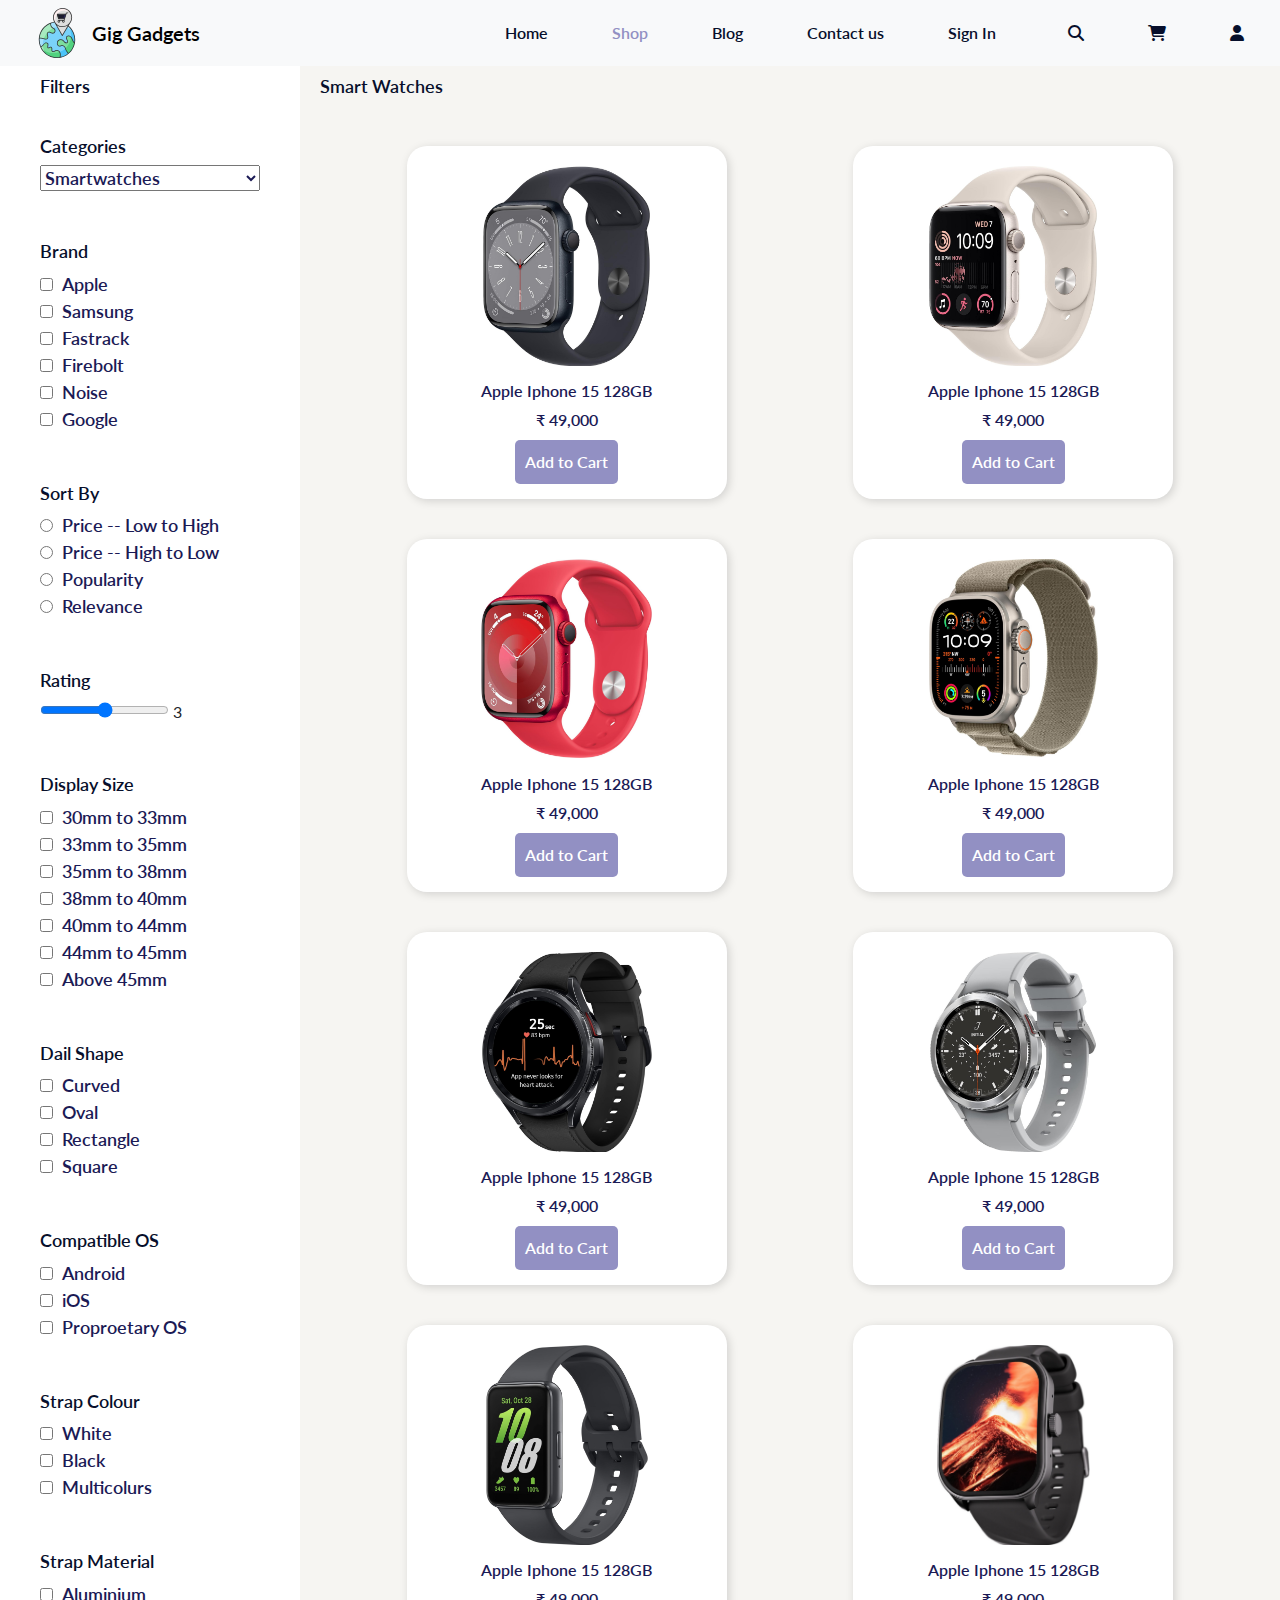
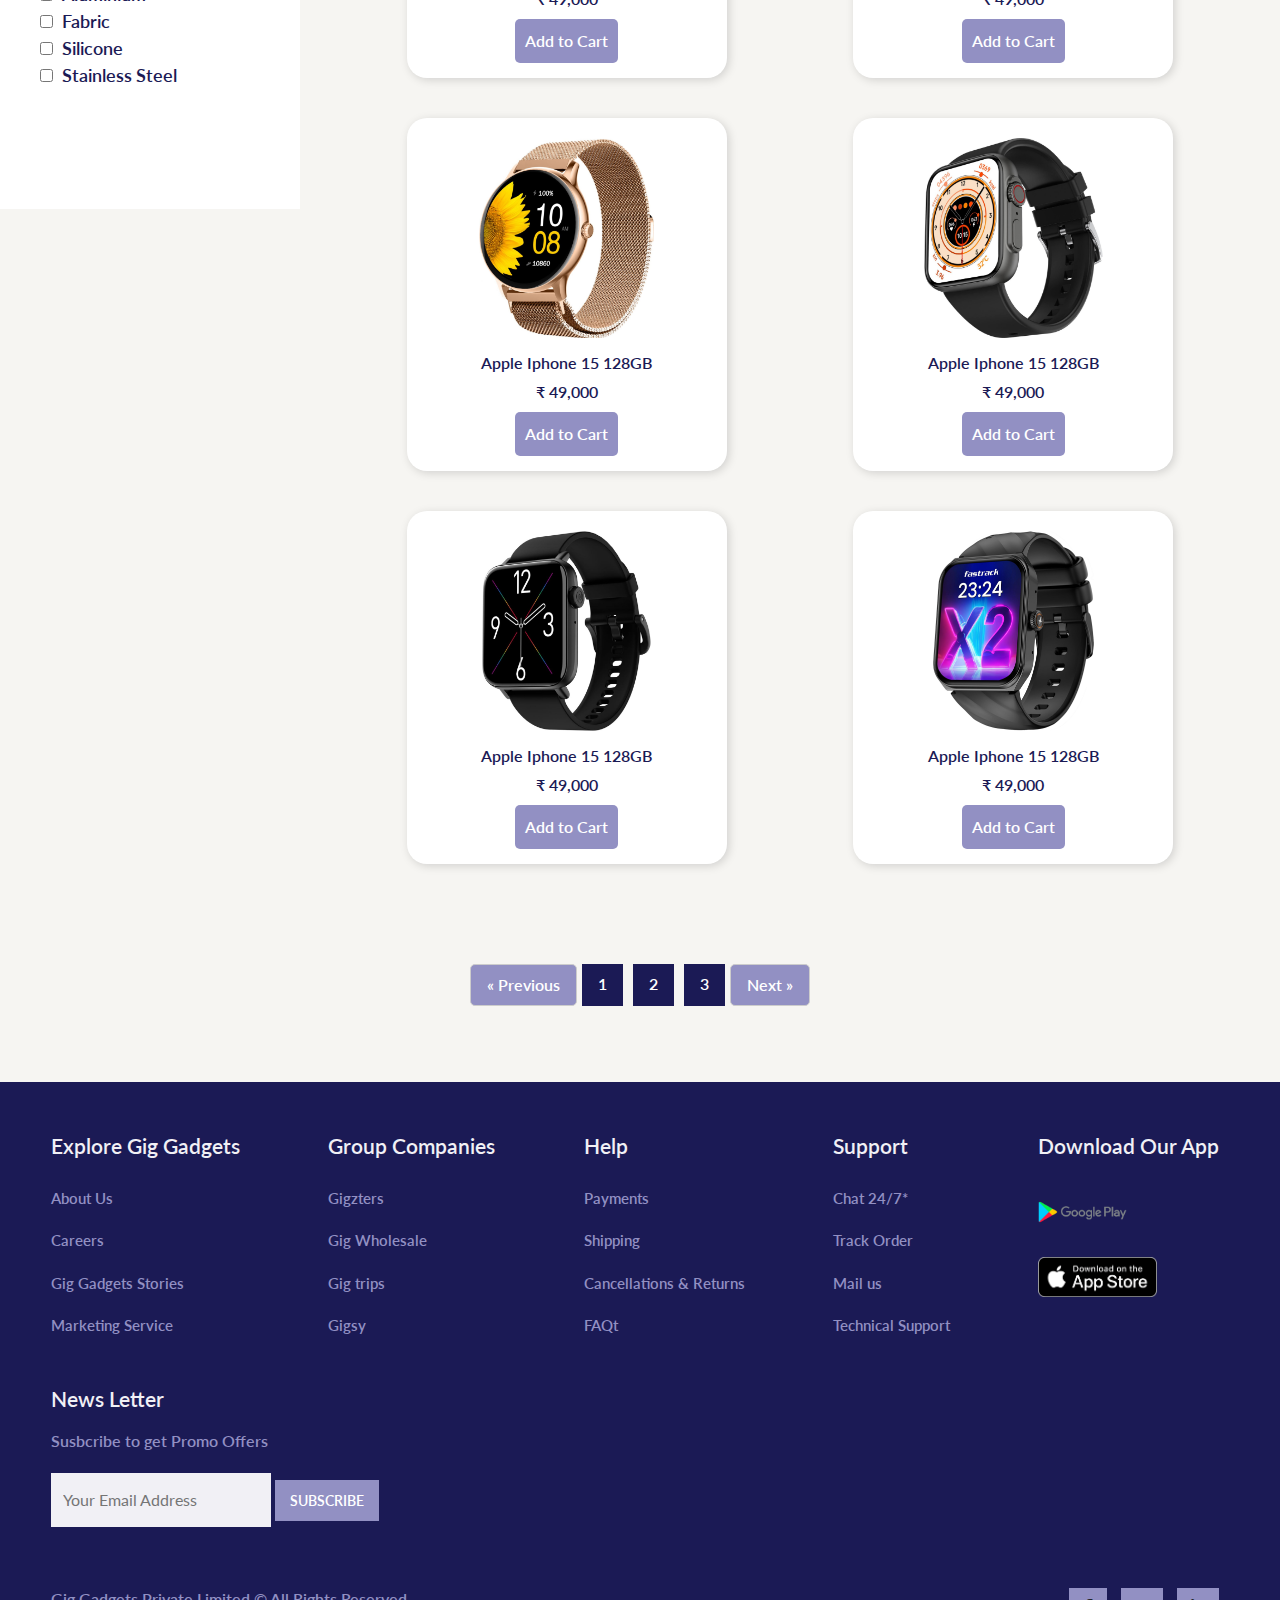
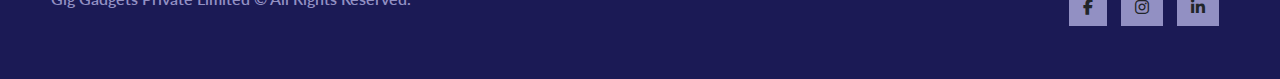
<file: smartwatches.html>
<!DOCTYPE html>
<html>

<head>
    <meta charset="utf-8" />
    <title>Welcome to Gig Gadgets</title>
    <meta name="author" content="Gig Gadgets" />
    <meta name="description" content="Gadgets available for best Prices" />
    <meta name="viewport" content="width=device-width, initial-scale=1" />
    <link rel="preconnect" href="https://fonts.googleapis.com" />
    <link rel="preconnect" href="https://fonts.gstatic.com" crossorigin />
    <link href="https://fonts.googleapis.com/css2?family=Lato:ital,wght@0,300;0,700;1,300&display=swap"
        rel="stylesheet" />

    <link rel="stylesheet" href="https://cdnjs.cloudflare.com/ajax/libs/font-awesome/6.5.2/css/all.min.css" />
    <link href="https://cdn.jsdelivr.net/npm/bootstrap@5.3.3/dist/css/bootstrap.min.css" rel="stylesheet"
        integrity="sha384-QWTKZyjpPEjISv5WaRU9OFeRpok6YctnYmDr5pNlyT2bRjXh0JMhjY6hW+ALEwIH" crossorigin="anonymous" />
    <script src="https://cdn.jsdelivr.net/npm/bootstrap@5.3.3/dist/js/bootstrap.bundle.min.js"
        integrity="sha384-YvpcrYf0tY3lHB60NNkmXc5s9fDVZLESaAA55NDzOxhy9GkcIdslK1eN7N6jIeHz"
        crossorigin="anonymous"></script>
    <link rel="stylesheet" href="styles.css" />
</head>

<body>
    <!--NAVBAR-->
    <header>
        <nav class="navbar navbar-expand-lg bg-body-tertiary fixed-top">
            <div class="container-fluid">
                <div class="brand-logo">
                    <img src="Images/location-shop-online-svgrepo-com.svg">
                    <h3><a class="navbar-brand" href="#">Gig Gadgets</a></h3>
                </div>


                <!--Toggle Button-->
                <button class="navbar-toggler" type="button" data-bs-toggle="offcanvas"
                    data-bs-target="#offcanvasNavbar" aria-controls="offcanvasNavbar" aria-label="Toggle navigation">
                    <span class="navbar-toggler-icon"></span>
                </button>

                <!--Side bar-->
                <div class="offcanvas offcanvas-end" tabindex="-1" id="offcanvasNavbar"
                    aria-labelledby="offcanvasNavbarLabel">
                    <!--Side bar header-->
                    <div class="offcanvas-header">
                        <h5 class="offcanvas-title" id="offcanvasNavbarLabel">Gig Gadgets</h5>
                        <button type="button" class="btn-close" data-bs-dismiss="offcanvas" aria-label="Close"></button>
                    </div>
                    <!--Sidebar Body-->
                    <div class="offcanvas-body p-lg-0">
                        <ul class="navbar-nav justify-content-end align-items-start flex-grow-1 pe-3">
                            <li class="nav-item mx-4">
                                <a class="nav-link " aria-current="page" href="index.html">Home</a>
                            </li>
                            <li class="nav-item mx-4">
                                <a class="nav-link active" href="shop.html">Shop</a>
                            </li>
                            <li class="nav-item mx-4">
                                <a class="nav-link" href="blog.html">Blog</a>
                            </li>
                            <li class="nav-item mx-4">
                                <a class="nav-link" href="contact.html">Contact us</a>
                            </li>
                            <li class="nav-item mx-4">
                                <a class="nav-link" href="login.html">Sign In</a>
                            </li>
                        </ul>
                        <div
                            class="d-flex flex-column flex-lg-row justify-content-center align-items-center gap-3 custom-align-left-sm-md ">
                            <a href="#" id="searchPlaceholder" class="mx-4 placeholder-custom"><i
                                    class="fa-solid fa-magnifying-glass"></i></a>
                            <a href="cart.html" id="cartPlaceholder" class="mx-4  placeholder-custom"><i
                                    class="fa-solid fa-cart-shopping"></i></a>
                            <a href="user-account.html" id="userPlaceholder" class="mx-4  placeholder-custom"><i
                                    class="fa-solid fa-user"></i></a>
                        </div>
                    </div>
                </div>
            </div>
            </div>
        </nav>
    </header>

    <!--PRODUCTS SECTION-->
    <section id="prod">
        <button id="toggleFilterBtn">Filters</button>
        <div class="products-section">
            <div class="filter-section">
                <div class="filters">
                    <h3>Filters</h3>
                    <div class="filter-card">
                        <h3>Categories</h3>
                        <select onchange="window.location.href = this.value;">
                            <option value="smartwatches.html">Smartwatches</option>
                            <option value="mobiles.html">Mobiles</option>
                            <option value="tablets.html">Tablets</option>
                            <option value="laptops.html">Laptops</option>
                            <option value="headphones.html">Headphones</option>
                            <option value="speakers.html">Speakers</option>
                        </select>
                    </div>
                    <div class="filter-card">
                        <h3>Brand</h3>
                        <input type="checkbox" id="apple" name="apple">
                        <label for="apple">Apple</label>
                        <br>
                        <input type="checkbox" id="samsung" name="samsung">
                        <label for="samsung">Samsung</label>
                        <br>
                        <input type="checkbox" id="asus" name="asus">
                        <label for="vivo">Fastrack</label>
                        <br>
                        <input type="checkbox" id="hp" name="hp">
                        <label for="realme">Firebolt</label>
                        <br>
                        <input type="checkbox" id="lenovo" name="lenovo">
                        <label for="oppo">Noise</label>
                        <br>
                        <input type="checkbox" id="lenovo" name="lenovo">
                        <label for="oppo">Google</label>
                    </div>
                    <div class="filter-card">
                        <h3>Sort By</h3>
                        <input type="radio" id="low-to-high" name="low-to-high" />
                        <label for="low-to-high">Price -- Low to High</label>
                        <br>
                        <input type="radio" id="high-to-low" name="high-to-low" />
                        <label for="high-to-low">Price -- High to Low</label>
                        <br>
                        <input type="radio" id="popularity" name="popularity" />
                        <label for="popularity">Popularity</label>
                        <br>
                        <input type="radio" id="relevance" name="relevance" />
                        <label for="relevance">Relevance</label>
                    </div>
                    <div class="filter-card">
                        <h3>Rating</h3>
                        <input type="range" id="rating" name="rating" min="1" max="5" step="1">
                        <output for="rating">3</output>
                    </div>
                    <div class="filter-card">
                        <h3>Display Size</h3>
                        <input type="checkbox" id="i9" name="i9" />
                        <label for="i9">30mm to 33mm</label>
                        <br>
                        <input type="checkbox" id="i7" name="i7" />
                        <label for="i7">33mm to 35mm</label>
                        <br>
                        <input type="checkbox" id="i5" name="i5" />
                        <label for="i5">35mm to 38mm</label>
                        <br>
                        <input type="checkbox" id="ryzen5000" name="ryzen5000" />
                        <label for="ryezen5000">38mm to 40mm</label>
                        <br>
                        <input type="checkbox" id="ryzen7000" name="rygen7000" />
                        <label for="ryzen7000">40mm to 44mm</label>
                        <br>
                        <input type="checkbox" id="M3" name="M3" />
                        <label for="M3">44mm to 45mm</label>
                        <br>
                        <input type="checkbox" id="M3Pro" name="M3Pro" />
                        <label for="M3Pro">Above 45mm</label>
                    </div>
                    <div class="filter-card">
                        <h3>Dail Shape</h3>
                        <input type="checkbox" id="ram-8gb" name="ram-8gb" />
                        <label for="ram-8gb">Curved</label>
                        <br>
                        <input type="checkbox" id="ram-16gb" name="ram-16gb" />
                        <label for="ram-16gb">Oval</label>
                        <br>
                        <input type="checkbox" id="ram-32gb" name="ram-32gb" />
                        <label for="ram-32gb">Rectangle</label>
                        <br>
                        <input type="checkbox" id="ram-32gb" name="ram-32gb" />
                        <label for="ram-32gb">Square</label>
                    </div>
                    <div class="filter-card">
                        <h3>Compatible OS</h3>
                        <input type="checkbox" id="rom-256gb" name="rom-256gb" />
                        <label for="rom-256gb">Android</label>
                        <br>
                        <input type="checkbox" id="rom-16gb" name="rom-512gb" />
                        <label for="rom-512gb">iOS</label>
                        <br>
                        <input type="checkbox" id="rom-1tb" name="rom-1tb" />
                        <label for="rom-1tb">Proproetary OS</label>
                    </div>
                    <div class="filter-card">
                        <h3>Strap Colour</h3>
                        <input type="checkbox" id="gpu-4gb" name="gpu-4gb" />
                        <label for="gpu-4gb">White</label>
                        <br>
                        <input type="checkbox" id="gpu-8gb" name="gpu-8gb" />
                        <label for="gpu-8gb">Black</label>
                        <br>
                        <input type="checkbox" id="gpu-3" name="gpu-16gb" />
                        <label for="gpu-16gb">Multicolurs</label>
                    </div>
                    <div class="filter-card">
                        <h3>Strap Material</h3>
                        <input type="checkbox" id="gpu-3050" name="gpu-3050" />
                        <label for="gpu-3050">Aluminium</label>
                        <br>
                        <input type="checkbox" id="gpu-4050" name="gpu-4050" />
                        <label for="gpu-4050">Fabric</label>
                        <br>
                        <input type="checkbox" id="gpu-4060" name="gpu-4060" />
                        <label for="gpu-16gb">Silicone</label>
                        <br>
                        <input type="checkbox" id="gpu-4060" name="gpu-4060" />
                        <label for="gpu-16gb">Stainless Steel</label>
                    </div>
                </div>
            </div>

            <div id="watches-section">
                <h3>Smart Watches</h3>
                <div class="watches-section-row">
                    <div class="watches-section-card">
                        <img src="smartwatchesImages/IMG_7392.jpg">
                        <div class="watches-section-card-details">
                            <p>Apple Iphone 15 128GB</p>
                            <p>&#8377; 49,000</p>
                            <a href="#">Add to Cart</a>
                        </div>
                    </div>
                    <div class="watches-section-card">
                        <img src="smartwatchesImages/IMG_7393.jpg">
                        <div class="watches-section-card-details">
                            <p>Apple Iphone 15 128GB</p>
                            <p>&#8377; 49,000</p>
                            <a href="#">Add to Cart</a>
                        </div>
                    </div>
                    <div class="watches-section-card">
                        <img src="smartwatchesImages/IMG_7394.jpg">
                        <div class="watches-section-card-details">
                            <p>Apple Iphone 15 128GB</p>
                            <p>&#8377; 49,000</p>
                            <a href="#">Add to Cart</a>
                        </div>
                    </div>
                    <div class="watches-section-card">
                        <img src="smartwatchesImages/IMG_7395.jpg">
                        <div class="watches-section-card-details">
                            <p>Apple Iphone 15 128GB</p>
                            <p>&#8377; 49,000</p>
                            <a href="#">Add to Cart</a>
                        </div>
                    </div>
                    <div class="watches-section-card">
                        <img src="smartwatchesImages/IMG_7397.jpg">
                        <div class="watches-section-card-details">
                            <p>Apple Iphone 15 128GB</p>
                            <p>&#8377; 49,000</p>
                            <a href="#">Add to Cart</a>
                        </div>
                    </div>
                    <div class="watches-section-card">
                        <img src="smartwatchesImages/IMG_7399.jpg">
                        <div class="watches-section-card-details">
                            <p>Apple Iphone 15 128GB</p>
                            <p>&#8377; 49,000</p>
                            <a href="#">Add to Cart</a>
                        </div>
                    </div>
                    <div class="watches-section-card">
                        <img src="smartwatchesImages/IMG_7400.jpg">
                        <div class="watches-section-card-details">
                            <p>Apple Iphone 15 128GB</p>
                            <p>&#8377; 49,000</p>
                            <a href="#">Add to Cart</a>
                        </div>
                    </div>
                    <div class="watches-section-card">
                        <img src="smartwatchesImages/IMG_7391.jpg">
                        <div class="watches-section-card-details">
                            <p>Apple Iphone 15 128GB</p>
                            <p>&#8377; 49,000</p>
                            <a href="#">Add to Cart</a>
                        </div>
                    </div>
                    <div class="watches-section-card">
                        <img src="smartwatchesImages/IMG_7401.jpg">
                        <div class="watches-section-card-details">
                            <p>Apple Iphone 15 128GB</p>
                            <p>&#8377; 49,000</p>
                            <a href="#">Add to Cart</a>
                        </div>
                    </div>
                    <div class="watches-section-card">
                        <img src="smartwatchesImages/IMG_7402.jpg">
                        <div class="watches-section-card-details">
                            <p>Apple Iphone 15 128GB</p>
                            <p>&#8377; 49,000</p>
                            <a href="#">Add to Cart</a>
                        </div>
                    </div>
                    <div class="watches-section-card">
                        <img src="smartwatchesImages/IMG_7404.jpg">
                        <div class="watches-section-card-details">
                            <p>Apple Iphone 15 128GB</p>
                            <p>&#8377; 49,000</p>
                            <a href="#">Add to Cart</a>
                        </div>
                    </div>
                    <div class="watches-section-card">
                        <img src="smartwatchesImages/IMG_7405.jpg">
                        <div class="watches-section-card-details">
                            <p>Apple Iphone 15 128GB</p>
                            <p>&#8377; 49,000</p>
                            <a href="#">Add to Cart</a>
                        </div>
                    </div>
                </div>
            </div>
        </div>
    </section>

    <!--Page Navigation-->
    <div class="pagination">
        <a href="#" class="prev">&laquo; Previous</a>
        <a href="#" class="page">1</a>
        <a href="#" class="page">2</a>
        <a href="#" class="page">3</a>
        <a href="#" class="next">Next &raquo;</a>
    </div>

    <!--FOOTER-->
    <footer>
        <div class="footer-col">
            <h3>Explore Gig Gadgets</h3>
            <li>About Us</li>
            <li>Careers</li>
            <li>Gig Gadgets Stories</li>
            <li>Marketing Service</li>
        </div>
        <div class="footer-col">
            <h3>Group Companies</h3>
            <li>Gigzters</li>
            <li>Gig Wholesale</li>
            <li>Gig trips</li>
            <li>Gigsy</li>
        </div>
        <div class="footer-col">
            <h3>Help</h3>
            <li>Payments</li>
            <li>Shipping</li>
            <li>Cancellations & Returns</li>
            <li>FAQt</li>
        </div>
        <div class="footer-col">
            <h3>Support</h3>
            <li>Chat 24/7*</li>
            <li>Track Order</li>
            <li>Mail us</li>
            <li>Technical Support</li>
        </div>
        <div class="footer-col">
            <h3>Download Our App</h3>
            <li><img src="Images/play-store.png" height="50"></li>
            <li><img src="Images/app-store.png" height="40"></li>
        </div>

        <div class="footer-col">
            <h3>News Letter</h3>
            <p>Susbcribe to get Promo Offers</p>
            <div class="subscribe">
                <input type="text" placeholder="Your Email Address">
                <a href="#" class="subscribe-btn">SUBSCRIBE</a>
            </div>
        </div>

        <div class="copyright">
            <p>Gig Gadgets Private Limited © All Rights Reserved.</p>
            <div class="social-links">
                <i class="fab fa-facebook-f"></i>
                <i class="fab fa-instagram"></i>
                <i class="fab fa-linkedin-in"></i>
            </div>

        </div>
        </div>

    </footer>
    <script>
        document.addEventListener('DOMContentLoaded', function () {
            const offcanvasNavbar = document.getElementById('offcanvasNavbar');
            const flexContainer = document.getElementById('flexContainer');
            const cartPlaceholder = document.getElementById('cartPlaceholder');
            const searchPlaceholder = document.getElementById('searchPlaceholder');
            const userPlaceholder = document.getElementById('userPlaceholder');

            offcanvasNavbar.addEventListener('shown.bs.offcanvas', function () {
                // Sidebar is opened
                cartPlaceholder.innerHTML = 'Cart';
                searchPlaceholder.innerHTML = 'Search';
                userPlaceholder.innerHTML = 'User';
            });

            offcanvasNavbar.addEventListener('hidden.bs.offcanvas', function () {
                // Sidebar is closed
                cartPlaceholder.innerHTML = '<i class="fa-solid fa-cart-shopping"></i>';
                searchPlaceholder.innerHTML = '<i class="fa-solid fa-magnifying-glass"></i>';
                userPlaceholder.innerHTML = '<i class="fa-solid fa-user"></i>';
            });
        });

        document.addEventListener('DOMContentLoaded', function () {
            const toggleFilterBtn = document.getElementById('toggleFilterBtn');
            const closeFilterBtn = document.getElementById('closeFilterBtn'); // Get reference to the close button
            const filterSection = document.querySelector('.filter-section');

            toggleFilterBtn.addEventListener('click', function () {
                filterSection.classList.toggle('hidden');
            });

            // Add event listener to the close button
            closeFilterBtn.addEventListener('click', function () {
                filterSection.classList.add('hidden'); // Hide the filter section
            });
        });

    </script>

</body>



</html>
</file>
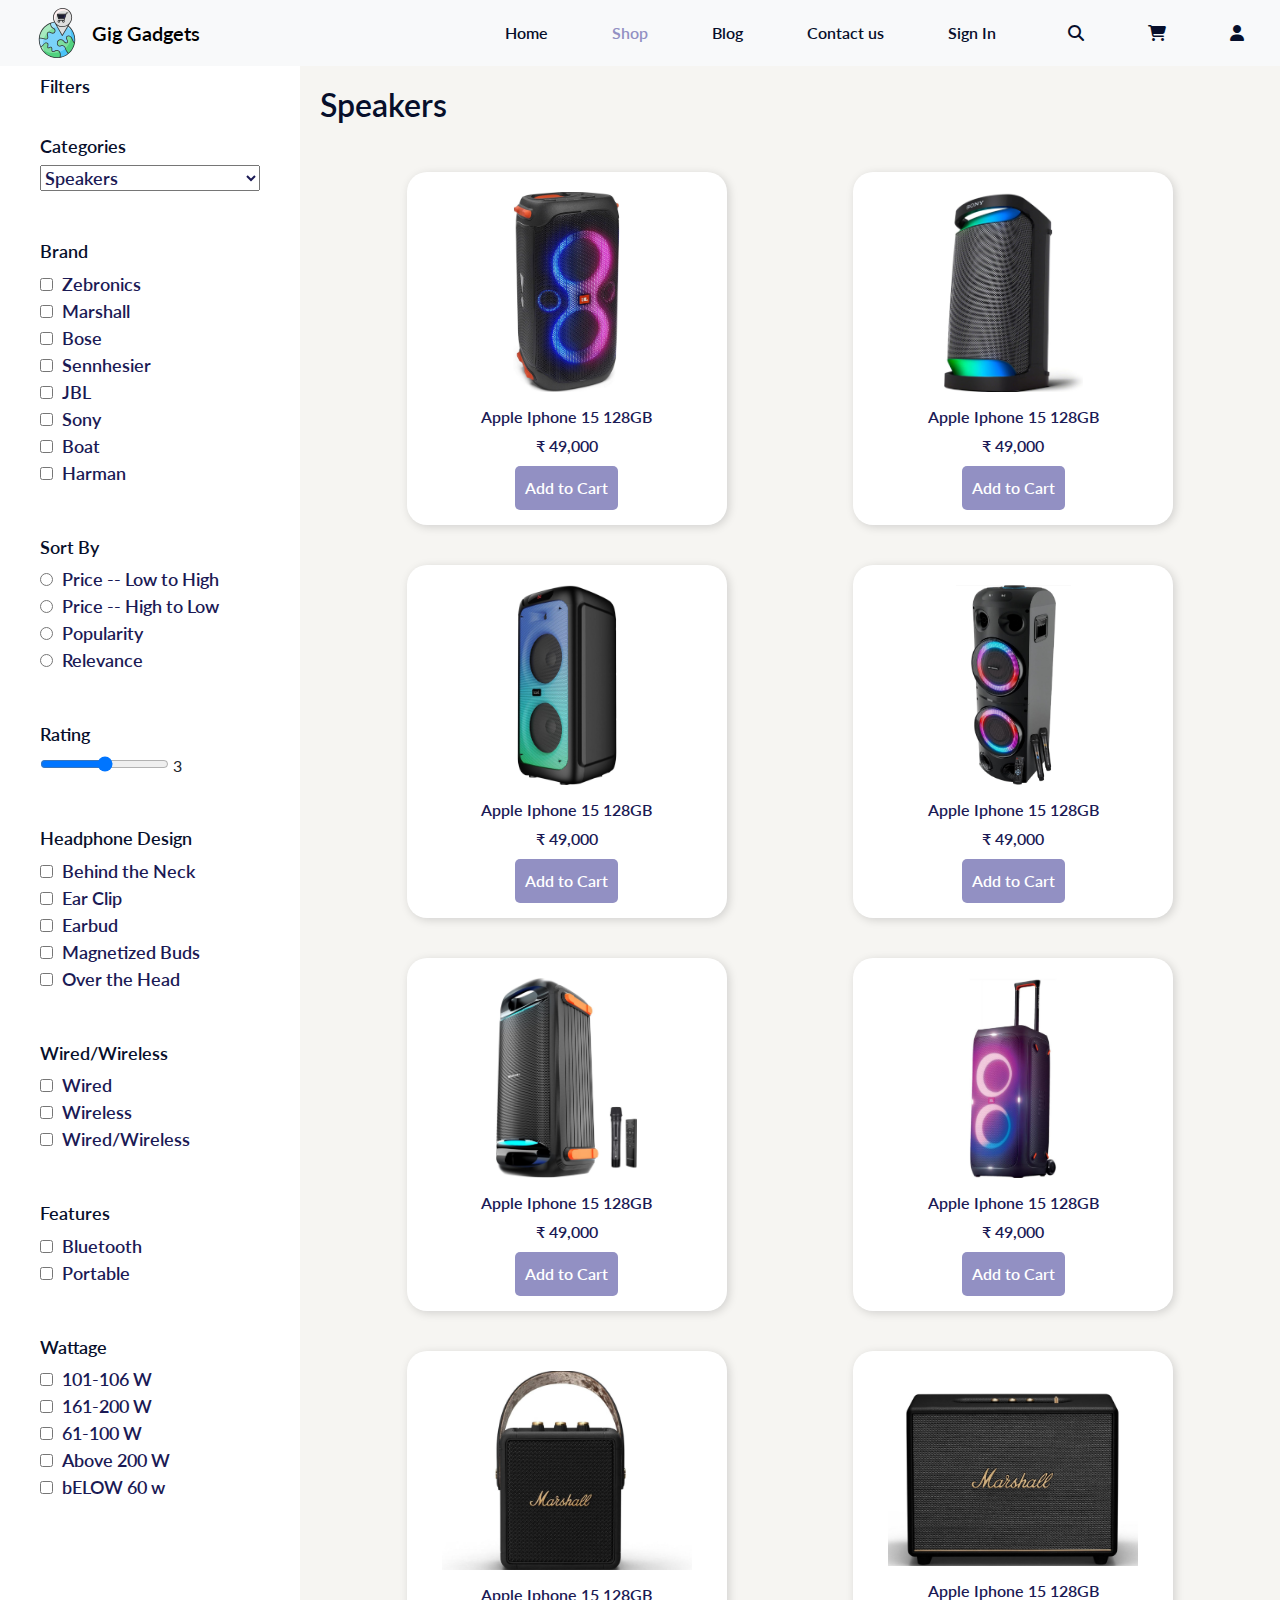
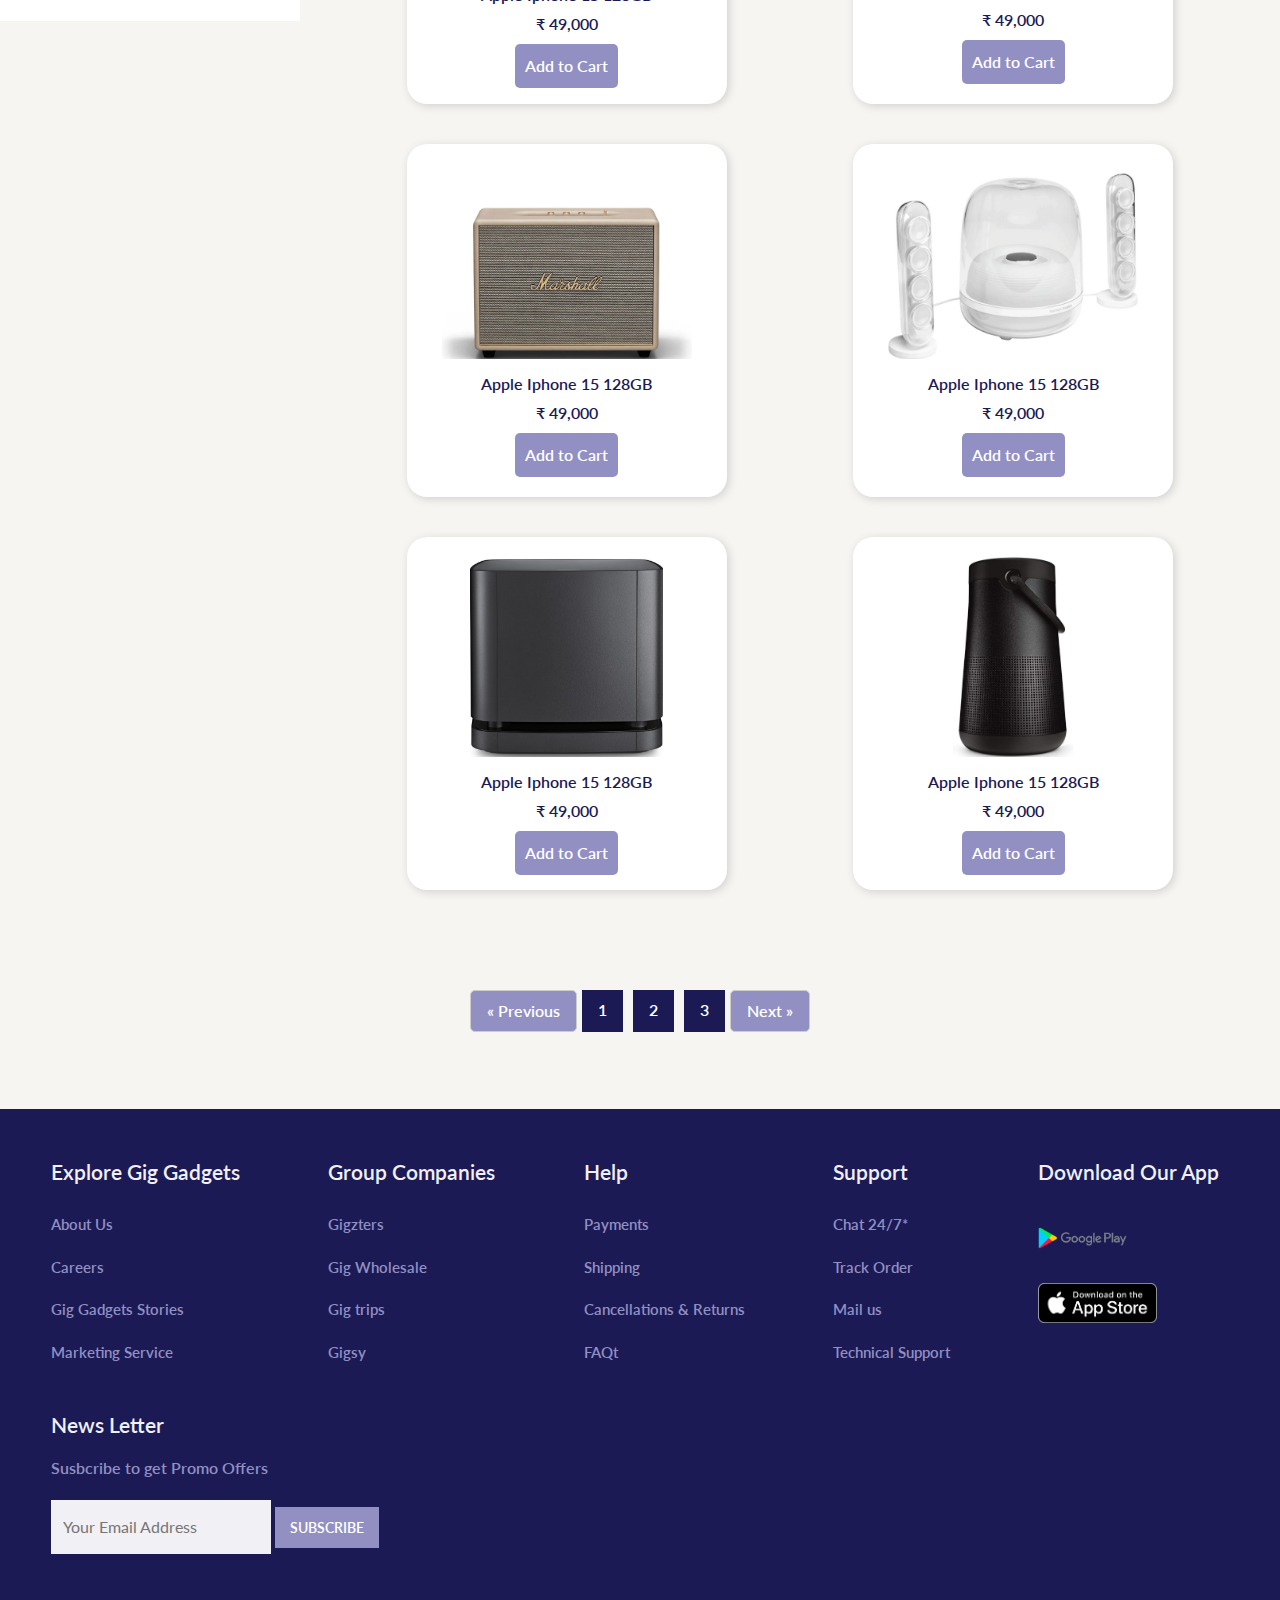
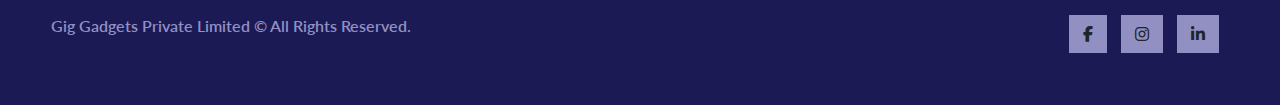
<file: speakers.html>
<!DOCTYPE html>
<html>

<head>
    <meta charset="utf-8" />
    <title>Welcome to Gig Gadgets</title>
    <meta name="author" content="Gig Gadgets" />
    <meta name="description" content="Gadgets available for best Prices" />
    <meta name="viewport" content="width=device-width, initial-scale=1" />
    <link rel="preconnect" href="https://fonts.googleapis.com" />
    <link rel="preconnect" href="https://fonts.gstatic.com" crossorigin />
    <link href="https://fonts.googleapis.com/css2?family=Lato:ital,wght@0,300;0,700;1,300&display=swap"
        rel="stylesheet" />

    <link rel="stylesheet" href="https://cdnjs.cloudflare.com/ajax/libs/font-awesome/6.5.2/css/all.min.css" />
    <link href="https://cdn.jsdelivr.net/npm/bootstrap@5.3.3/dist/css/bootstrap.min.css" rel="stylesheet"
        integrity="sha384-QWTKZyjpPEjISv5WaRU9OFeRpok6YctnYmDr5pNlyT2bRjXh0JMhjY6hW+ALEwIH" crossorigin="anonymous" />
    <script src="https://cdn.jsdelivr.net/npm/bootstrap@5.3.3/dist/js/bootstrap.bundle.min.js"
        integrity="sha384-YvpcrYf0tY3lHB60NNkmXc5s9fDVZLESaAA55NDzOxhy9GkcIdslK1eN7N6jIeHz"
        crossorigin="anonymous"></script>
    <link rel="stylesheet" href="styles.css" />
</head>

<body>
    <!--NAVBAR-->
    <header>
        <nav class="navbar navbar-expand-lg bg-body-tertiary fixed-top">
            <div class="container-fluid">
                <div class="brand-logo">
                    <img src="Images/location-shop-online-svgrepo-com.svg">
                    <h3><a class="navbar-brand" href="#">Gig Gadgets</a></h3>
                </div>


                <!--Toggle Button-->
                <button class="navbar-toggler" type="button" data-bs-toggle="offcanvas"
                    data-bs-target="#offcanvasNavbar" aria-controls="offcanvasNavbar" aria-label="Toggle navigation">
                    <span class="navbar-toggler-icon"></span>
                </button>

                <!--Side bar-->
                <div class="offcanvas offcanvas-end" tabindex="-1" id="offcanvasNavbar"
                    aria-labelledby="offcanvasNavbarLabel">
                    <!--Side bar header-->
                    <div class="offcanvas-header">
                        <h5 class="offcanvas-title" id="offcanvasNavbarLabel">Gig Gadgets</h5>
                        <button type="button" class="btn-close" data-bs-dismiss="offcanvas" aria-label="Close"></button>
                    </div>
                    <!--Sidebar Body-->
                    <div class="offcanvas-body p-lg-0">
                        <ul class="navbar-nav justify-content-end align-items-start flex-grow-1 pe-3">
                            <li class="nav-item mx-4">
                                <a class="nav-link " aria-current="page" href="index.html">Home</a>
                            </li>
                            <li class="nav-item mx-4">
                                <a class="nav-link active" href="shop.html">Shop</a>
                            </li>
                            <li class="nav-item mx-4">
                                <a class="nav-link" href="blog.html">Blog</a>
                            </li>
                            <li class="nav-item mx-4">
                                <a class="nav-link" href="contact.html">Contact us</a>
                            </li>
                            <li class="nav-item mx-4">
                                <a class="nav-link" href="login.html">Sign In</a>
                            </li>
                        </ul>
                        <div
                            class="d-flex flex-column flex-lg-row justify-content-center align-items-center gap-3 custom-align-left-sm-md ">
                            <a href="#" id="searchPlaceholder" class="mx-4 placeholder-custom"><i
                                    class="fa-solid fa-magnifying-glass"></i></a>
                            <a href="cart.html" id="cartPlaceholder" class="mx-4  placeholder-custom"><i
                                    class="fa-solid fa-cart-shopping"></i></a>
                            <a href="user-account.html" id="userPlaceholder" class="mx-4  placeholder-custom"><i
                                    class="fa-solid fa-user"></i></a>
                        </div>
                    </div>
                </div>
            </div>
            </div>
        </nav>
    </header>

    <!--PRODUCTS SECTION-->
    <section id="prod">
        <button id="toggleFilterBtn">Filters</button>
        <div class="products-section">
            <div class="filter-section">
                <div class="filters">
                    <h3>Filters</h3>
                    <div class="filter-card">
                        <h3>Categories</h3>
                        <select onchange="window.location.href = this.value;">
                            <option value="speakers.html">Speakers</option>
                            <option value="mobiles.html">Mobiles</option>
                            <option value="laptops.html">Laptops</option>
                            <option value="tablets.html">Tablets</option>
                            <option value="smartwatches.html">Smartwatches</option>
                            <option value="headphones.html">Headphones</option>

                        </select>
                    </div>
                    <div class="filter-card">
                        <h3>Brand</h3>
                        <input type="checkbox" id="apple" name="apple">
                        <label for="apple">Zebronics</label>
                        <br>
                        <input type="checkbox" id="samsung" name="samsung">
                        <label for="samsung">Marshall</label>
                        <br>
                        <input type="checkbox" id="asus" name="asus">
                        <label for="vivo">Bose</label>
                        <br>
                        <input type="checkbox" id="hp" name="hp">
                        <label for="realme">Sennhesier</label>
                        <br>
                        <input type="checkbox" id="hp" name="hp">
                        <label for="realme">JBL</label>
                        <br>
                        <input type="checkbox" id="lenovo" name="lenovo">
                        <label for="oppo">Sony</label>
                        <br>
                        <input type="checkbox" id="lenovo" name="lenovo">
                        <label for="oppo">Boat</label>
                        <br>
                        <input type="checkbox" id="lenovo" name="lenovo">
                        <label for="oppo">Harman</label>
                    </div>
                    <div class="filter-card">
                        <h3>Sort By</h3>
                        <input type="radio" id="low-to-high" name="low-to-high" />
                        <label for="low-to-high">Price -- Low to High</label>
                        <br>
                        <input type="radio" id="high-to-low" name="high-to-low" />
                        <label for="high-to-low">Price -- High to Low</label>
                        <br>
                        <input type="radio" id="popularity" name="popularity" />
                        <label for="popularity">Popularity</label>
                        <br>
                        <input type="radio" id="relevance" name="relevance" />
                        <label for="relevance">Relevance</label>
                    </div>
                    <div class="filter-card">
                        <h3>Rating</h3>
                        <input type="range" id="rating" name="rating" min="1" max="5" step="1">
                        <output for="rating">3</output>
                    </div>
                    <div class="filter-card">
                        <h3>Headphone Design</h3>
                        <input type="checkbox" id="i9" name="i9" />
                        <label for="i9">Behind the Neck</label>
                        <br>
                        <input type="checkbox" id="i7" name="i7" />
                        <label for="i7">Ear Clip</label>
                        <br>
                        <input type="checkbox" id="i5" name="i5" />
                        <label for="i5">Earbud</label>
                        <br>
                        <input type="checkbox" id="ryzen5000" name="ryzen5000" />
                        <label for="ryezen5000">Magnetized Buds</label>
                        <br>
                        <input type="checkbox" id="ryzen7000" name="rygen7000" />
                        <label for="ryzen7000">Over the Head</label>
                    </div>
                    <div class="filter-card">
                        <h3>Wired/Wireless</h3>
                        <input type="checkbox" id="ram-8gb" name="ram-8gb" />
                        <label for="ram-8gb">Wired</label>
                        <br>
                        <input type="checkbox" id="ram-16gb" name="ram-16gb" />
                        <label for="ram-16gb">Wireless</label>
                        <br>
                        <input type="checkbox" id="ram-32gb" name="ram-32gb" />
                        <label for="ram-32gb">Wired/Wireless</label>
                    </div>
                    <div class="filter-card">
                        <h3>Features</h3>
                        <input type="checkbox" id="rom-256gb" name="rom-256gb" />
                        <label for="rom-256gb">Bluetooth</label>
                        <br>
                        <input type="checkbox" id="rom-16gb" name="rom-512gb" />
                        <label for="rom-512gb">Portable</label>
                    </div>
                    <div class="filter-card">
                        <h3>Wattage</h3>
                        <input type="checkbox" id="gpu-4gb" name="gpu-4gb" />
                        <label for="gpu-4gb">101-106 W</label>
                        <br>
                        <input type="checkbox" id="gpu-8gb" name="gpu-8gb" />
                        <label for="gpu-8gb">161-200 W</label>
                        <br>
                        <input type="checkbox" id="gpu-3" name="gpu-16gb" />
                        <label for="gpu-16gb">61-100 W</label>
                        <br>
                        <input type="checkbox" id="gpu-3" name="gpu-16gb" />
                        <label for="gpu-16gb">Above 200 W</label>
                        <br>
                        <input type="checkbox" id="gpu-3" name="gpu-16gb" />
                        <label for="gpu-16gb">bELOW 60 w</label>
                    </div>
                </div>
            </div>

            <div id="speakers-section">
                <h3>Speakers</h3>
                <div class="speakers-section-row">
                    <div class="speakers-section-card">
                        <img src="speakersImages/IMG_7419.jpg">
                        <div class="speakers-section-card-details">
                            <p>Apple Iphone 15 128GB</p>
                            <p>&#8377; 49,000</p>
                            <a href="#">Add to Cart</a>
                        </div>
                    </div>
                    <div class="speakers-section-card">
                        <img src="speakersImages/IMG_7421.jpg">
                        <div class="speakers-section-card-details">
                            <p>Apple Iphone 15 128GB</p>
                            <p>&#8377; 49,000</p>
                            <a href="#">Add to Cart</a>
                        </div>
                    </div>
                    <div class="speakers-section-card">
                        <img src="speakersImages/IMG_7426.jpg">
                        <div class="speakers-section-card-details">
                            <p>Apple Iphone 15 128GB</p>
                            <p>&#8377; 49,000</p>
                            <a href="#">Add to Cart</a>
                        </div>
                    </div>
                    <div class="speakers-section-card">
                        <img src="speakersImages/IMG_7429.jpg">
                        <div class="speakers-section-card-details">
                            <p>Apple Iphone 15 128GB</p>
                            <p>&#8377; 49,000</p>
                            <a href="#">Add to Cart</a>
                        </div>
                    </div>
                    <div class="speakers-section-card">
                        <img src="speakersImages/IMG_7430.jpg">
                        <div class="speakers-section-card-details">
                            <p>Apple Iphone 15 128GB</p>
                            <p>&#8377; 49,000</p>
                            <a href="#">Add to Cart</a>
                        </div>
                    </div>
                    <div class="speakers-section-card">
                        <img src="speakersImages/IMG_7420.jpg">
                        <div class="speakers-section-card-details">
                            <p>Apple Iphone 15 128GB</p>
                            <p>&#8377; 49,000</p>
                            <a href="#">Add to Cart</a>
                        </div>
                    </div>
                    <div class="speakers-section-card">
                        <img src="speakersImages/IMG_7422.jpg">
                        <div class="speakers-section-card-details">
                            <p>Apple Iphone 15 128GB</p>
                            <p>&#8377; 49,000</p>
                            <a href="#">Add to Cart</a>
                        </div>
                    </div>
                    <div class="speakers-section-card">
                        <img src="speakersImages/IMG_7423.jpg">
                        <div class="speakers-section-card-details">
                            <p>Apple Iphone 15 128GB</p>
                            <p>&#8377; 49,000</p>
                            <a href="#">Add to Cart</a>
                        </div>
                    </div>
                    <div class="speakers-section-card">
                        <img src="speakersImages/IMG_7424.jpg">
                        <div class="speakers-section-card-details">
                            <p>Apple Iphone 15 128GB</p>
                            <p>&#8377; 49,000</p>
                            <a href="#">Add to Cart</a>
                        </div>
                    </div>
                    <div class="speakers-section-card">
                        <img src="speakersImages/IMG_7425.jpg">
                        <div class="speakers-section-card-details">
                            <p>Apple Iphone 15 128GB</p>
                            <p>&#8377; 49,000</p>
                            <a href="#">Add to Cart</a>
                        </div>
                    </div>
                    <div class="speakers-section-card">
                        <img src="speakersImages/IMG_7428.jpg">
                        <div class="speakers-section-card-details">
                            <p>Apple Iphone 15 128GB</p>
                            <p>&#8377; 49,000</p>
                            <a href="#">Add to Cart</a>
                        </div>
                    </div>
                    <div class="speakers-section-card">
                        <img src="speakersImages/IMG_7427.jpg">
                        <div class="speakers-section-card-details">
                            <p>Apple Iphone 15 128GB</p>
                            <p>&#8377; 49,000</p>
                            <a href="#">Add to Cart</a>
                        </div>
                    </div>



                </div>
            </div>
        </div>
    </section>

    <!--Page Navigation-->
    <div class="pagination">
        <a href="#" class="prev">&laquo; Previous</a>
        <a href="#" class="page">1</a>
        <a href="#" class="page">2</a>
        <a href="#" class="page">3</a>
        <a href="#" class="next">Next &raquo;</a>
    </div>

    <!--FOOTER-->
    <footer>
        <div class="footer-col">
            <h3>Explore Gig Gadgets</h3>
            <li>About Us</li>
            <li>Careers</li>
            <li>Gig Gadgets Stories</li>
            <li>Marketing Service</li>
        </div>
        <div class="footer-col">
            <h3>Group Companies</h3>
            <li>Gigzters</li>
            <li>Gig Wholesale</li>
            <li>Gig trips</li>
            <li>Gigsy</li>
        </div>
        <div class="footer-col">
            <h3>Help</h3>
            <li>Payments</li>
            <li>Shipping</li>
            <li>Cancellations & Returns</li>
            <li>FAQt</li>
        </div>
        <div class="footer-col">
            <h3>Support</h3>
            <li>Chat 24/7*</li>
            <li>Track Order</li>
            <li>Mail us</li>
            <li>Technical Support</li>
        </div>
        <div class="footer-col">
            <h3>Download Our App</h3>
            <li><img src="Images/play-store.png" height="50"></li>
            <li><img src="Images/app-store.png" height="40"></li>
        </div>

        <div class="footer-col">
            <h3>News Letter</h3>
            <p>Susbcribe to get Promo Offers</p>
            <div class="subscribe">
                <input type="text" placeholder="Your Email Address">
                <a href="#" class="subscribe-btn">SUBSCRIBE</a>
            </div>
        </div>

        <div class="copyright">
            <p>Gig Gadgets Private Limited © All Rights Reserved.</p>
            <div class="social-links">
                <i class="fab fa-facebook-f"></i>
                <i class="fab fa-instagram"></i>
                <i class="fab fa-linkedin-in"></i>
            </div>

        </div>
        </div>

    </footer>
    <script>
        document.addEventListener('DOMContentLoaded', function () {
            const offcanvasNavbar = document.getElementById('offcanvasNavbar');
            const flexContainer = document.getElementById('flexContainer');
            const cartPlaceholder = document.getElementById('cartPlaceholder');
            const searchPlaceholder = document.getElementById('searchPlaceholder');
            const userPlaceholder = document.getElementById('userPlaceholder');

            offcanvasNavbar.addEventListener('shown.bs.offcanvas', function () {
                // Sidebar is opened
                cartPlaceholder.innerHTML = 'Cart';
                searchPlaceholder.innerHTML = 'Search';
                userPlaceholder.innerHTML = 'User';
            });

            offcanvasNavbar.addEventListener('hidden.bs.offcanvas', function () {
                // Sidebar is closed
                cartPlaceholder.innerHTML = '<i class="fa-solid fa-cart-shopping"></i>';
                searchPlaceholder.innerHTML = '<i class="fa-solid fa-magnifying-glass"></i>';
                userPlaceholder.innerHTML = '<i class="fa-solid fa-user"></i>';
            });
        });

        document.addEventListener('DOMContentLoaded', function () {
            const toggleFilterBtn = document.getElementById('toggleFilterBtn');
            const closeFilterBtn = document.getElementById('closeFilterBtn'); // Get reference to the close button
            const filterSection = document.querySelector('.filter-section');

            toggleFilterBtn.addEventListener('click', function () {
                filterSection.classList.toggle('hidden');
            });

            // Add event listener to the close button
            closeFilterBtn.addEventListener('click', function () {
                filterSection.classList.add('hidden'); // Hide the filter section
            });
        });

    </script>

</body>



</html>
</file>
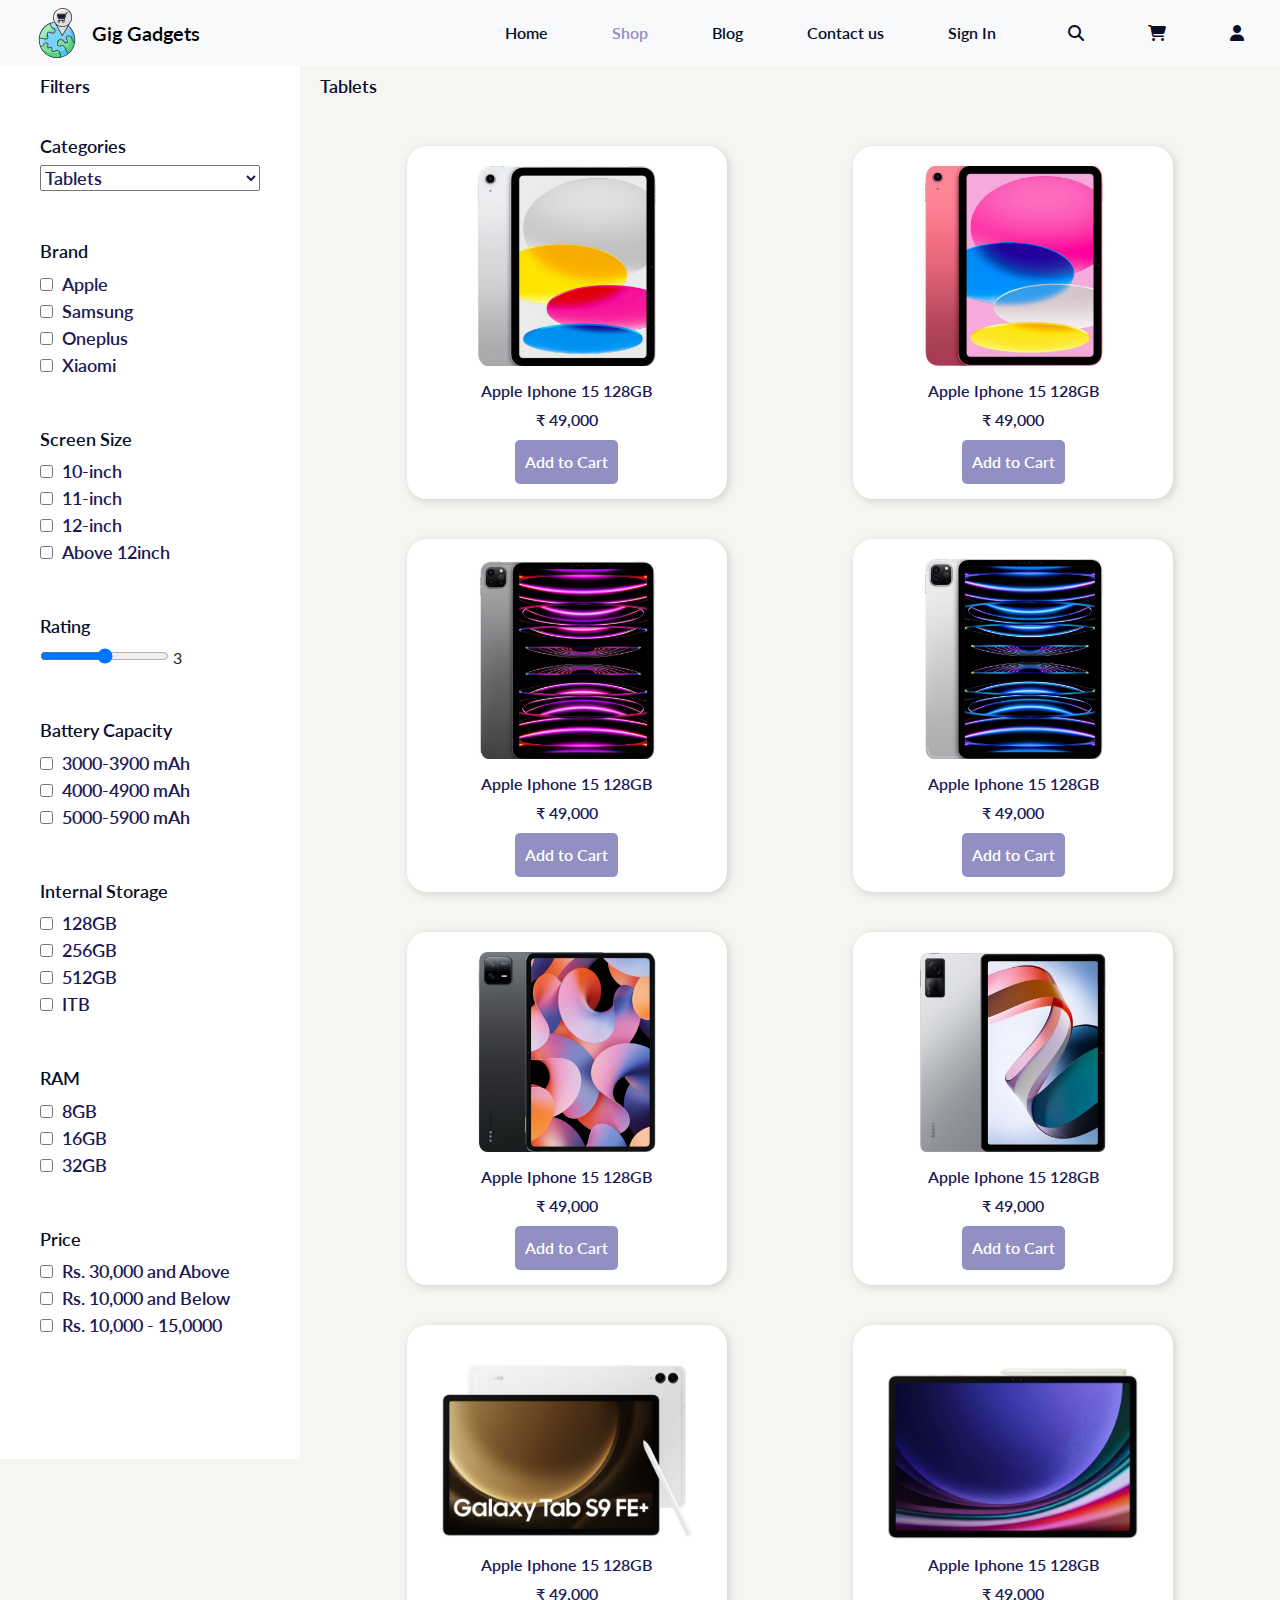
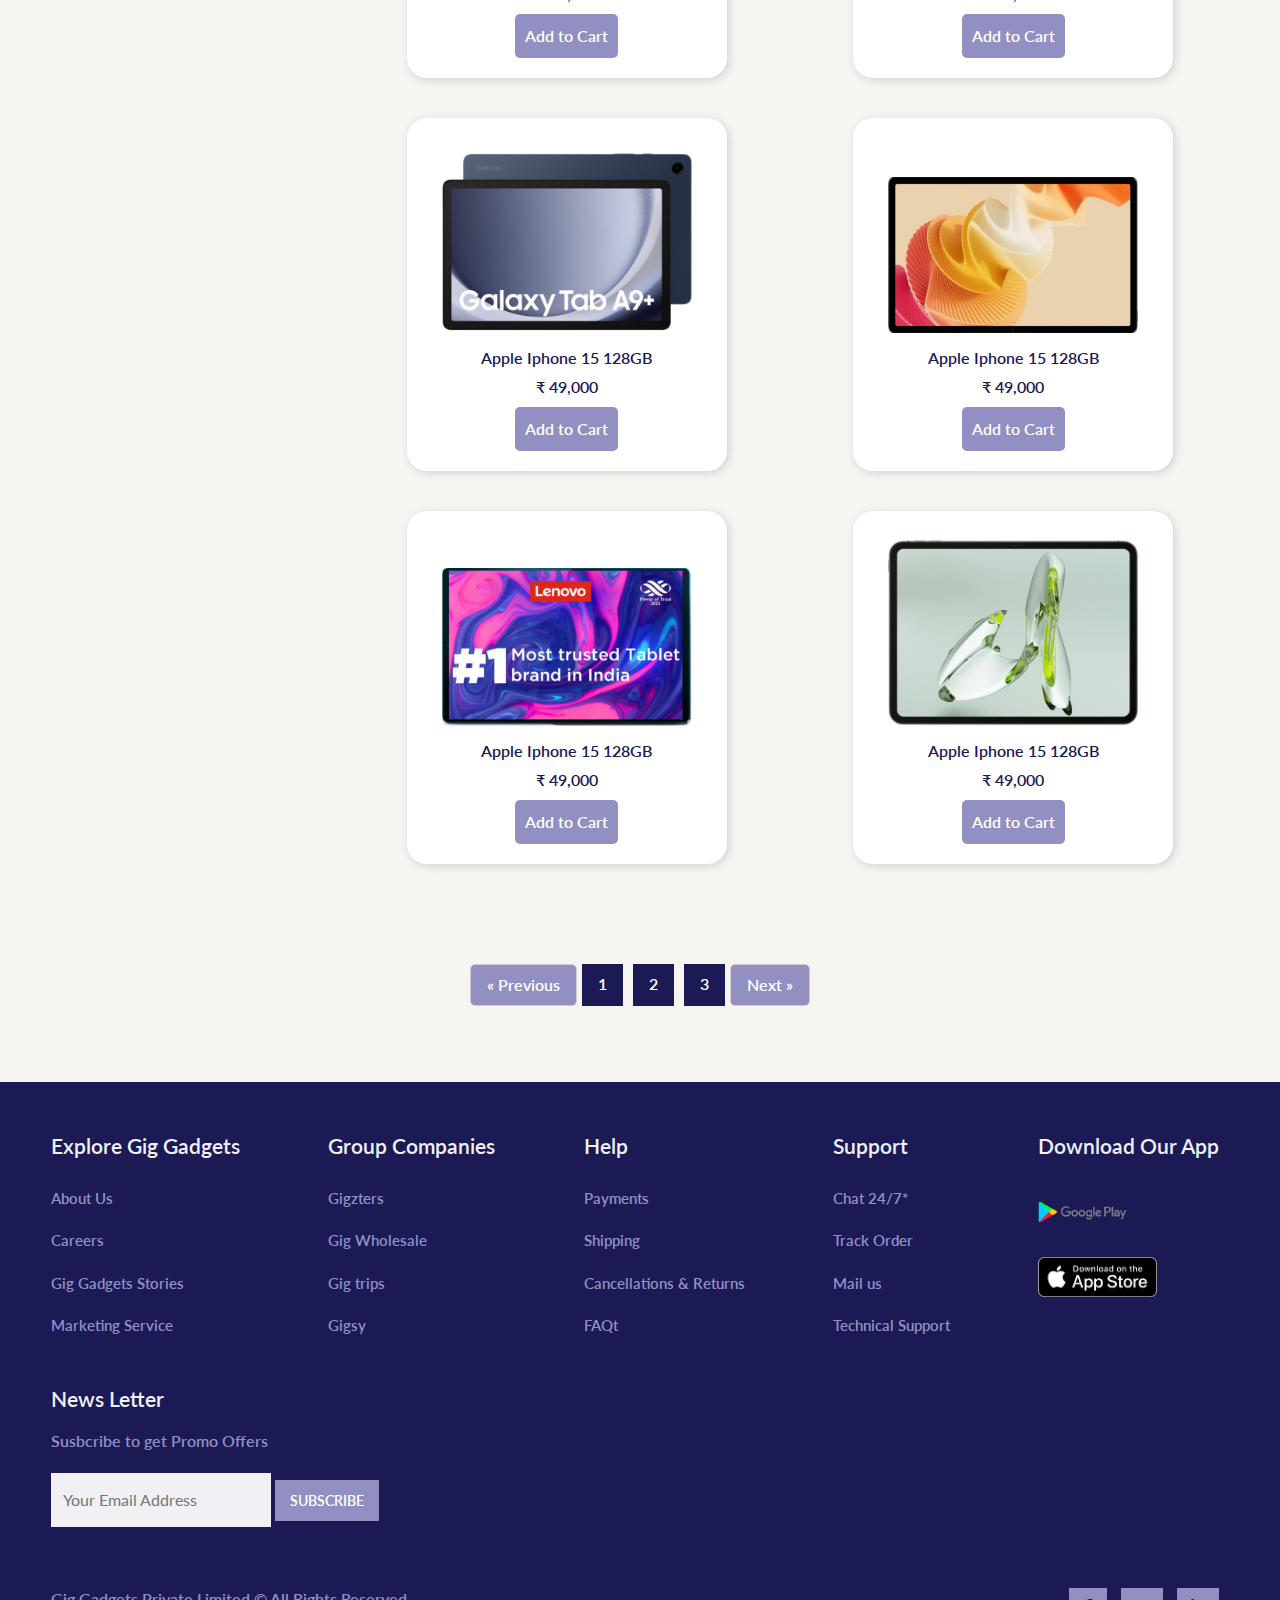
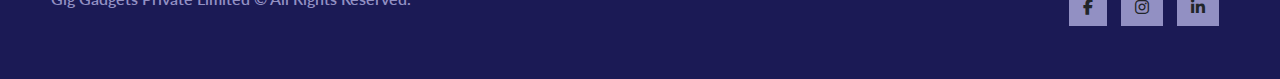
<file: tablets.html>
<!DOCTYPE html>
<html>

<head>
    <meta charset="utf-8" />
    <title>Welcome to Gig Gadgets</title>
    <meta name="author" content="Gig Gadgets" />
    <meta name="description" content="Gadgets available for best Prices" />
    <meta name="viewport" content="width=device-width, initial-scale=1" />
    <link rel="preconnect" href="https://fonts.googleapis.com" />
    <link rel="preconnect" href="https://fonts.gstatic.com" crossorigin />
    <link href="https://fonts.googleapis.com/css2?family=Lato:ital,wght@0,300;0,700;1,300&display=swap"
        rel="stylesheet" />

    <link rel="stylesheet" href="https://cdnjs.cloudflare.com/ajax/libs/font-awesome/6.5.2/css/all.min.css" />
    <link href="https://cdn.jsdelivr.net/npm/bootstrap@5.3.3/dist/css/bootstrap.min.css" rel="stylesheet"
        integrity="sha384-QWTKZyjpPEjISv5WaRU9OFeRpok6YctnYmDr5pNlyT2bRjXh0JMhjY6hW+ALEwIH" crossorigin="anonymous" />
    <script src="https://cdn.jsdelivr.net/npm/bootstrap@5.3.3/dist/js/bootstrap.bundle.min.js"
        integrity="sha384-YvpcrYf0tY3lHB60NNkmXc5s9fDVZLESaAA55NDzOxhy9GkcIdslK1eN7N6jIeHz"
        crossorigin="anonymous"></script>
    <link rel="stylesheet" href="styles.css" />
</head>

<body>
    <!--NAVBAR-->
    <header>
        <nav class="navbar navbar-expand-lg bg-body-tertiary fixed-top">
            <div class="container-fluid">
                <div class="brand-logo">
                    <img src="Images/location-shop-online-svgrepo-com.svg">
                    <h3><a class="navbar-brand" href="#">Gig Gadgets</a></h3>
                </div>


                <!--Toggle Button-->
                <button class="navbar-toggler" type="button" data-bs-toggle="offcanvas"
                    data-bs-target="#offcanvasNavbar" aria-controls="offcanvasNavbar" aria-label="Toggle navigation">
                    <span class="navbar-toggler-icon"></span>
                </button>

                <!--Side bar-->
                <div class="offcanvas offcanvas-end" tabindex="-1" id="offcanvasNavbar"
                    aria-labelledby="offcanvasNavbarLabel">
                    <!--Side bar header-->
                    <div class="offcanvas-header">
                        <h5 class="offcanvas-title" id="offcanvasNavbarLabel">Gig Gadgets</h5>
                        <button type="button" class="btn-close" data-bs-dismiss="offcanvas" aria-label="Close"></button>
                    </div>
                    <!--Sidebar Body-->
                    <div class="offcanvas-body p-lg-0">
                        <ul class="navbar-nav justify-content-end align-items-start flex-grow-1 pe-3">
                            <li class="nav-item mx-4">
                                <a class="nav-link " aria-current="page" href="index.html">Home</a>
                            </li>
                            <li class="nav-item mx-4">
                                <a class="nav-link active" href="shop.html">Shop</a>
                            </li>
                            <li class="nav-item mx-4">
                                <a class="nav-link" href="blog.html">Blog</a>
                            </li>
                            <li class="nav-item mx-4">
                                <a class="nav-link" href="contact.html">Contact us</a>
                            </li>
                            <li class="nav-item mx-4">
                                <a class="nav-link" href="login.html">Sign In</a>
                            </li>
                        </ul>
                        <div
                            class="d-flex flex-column flex-lg-row justify-content-center align-items-center gap-3 custom-align-left-sm-md ">
                            <a href="#" id="searchPlaceholder" class="mx-4 placeholder-custom"><i
                                    class="fa-solid fa-magnifying-glass"></i></a>
                            <a href="cart.html" id="cartPlaceholder" class="mx-4  placeholder-custom"><i
                                    class="fa-solid fa-cart-shopping"></i></a>
                            <a href="user-account.html" id="userPlaceholder" class="mx-4  placeholder-custom"><i
                                    class="fa-solid fa-user"></i></a>
                        </div>
                    </div>
                </div>
            </div>
            </div>
        </nav>
    </header>

    <!--PRODUCTS SECTION-->
    <section id="prod">
        <button id="toggleFilterBtn">Filters</button>
        <div class="products-section">
            <div class="filter-section">
                <div class="filters">
                    <h3>Filters</h3>
                    <div class="filter-card">
                        <h3>Categories</h3>
                        <select onchange="window.location.href = this.value;">
                            <option value="tablets.html">Tablets</option>
                            <option value="laptops.html">Laptops</option>
                            <option value="mobiles.html">Mobiles</option>
                            <option value="smartwatches.html">Smartwatches</option>
                            <option value="headphones.html">Headphones</option>
                            <option value="speakers.html">Speakers</option>
                        </select>
                    </div>
                    <div class="filter-card">
                        <h3>Brand</h3>
                        <input type="checkbox" id="apple" name="apple">
                        <label for="apple">Apple</label>
                        <br>
                        <input type="checkbox" id="Samsung" name="Samsung">
                        <label for="samsung">Samsung</label>
                        <br>
                        <input type="checkbox" id="oneplus" name="oneplus">
                        <label for="oneplus">Oneplus</label>
                        <br>
                        <input type="checkbox" id="xiaomi" name="xiaomi">
                        <label for="xiaomi">Xiaomi</label>
                    </div>
                    <div class="filter-card">
                        <h3>Screen Size</h3>
                        <input type="checkbox" id="size-10" name="size-10" />
                        <label for="size-10">10-inch</label>
                        <br>
                        <input type="checkbox" id="size-11" name="size-11" />
                        <label for="size-11">11-inch</label>
                        <br>
                        <input type="checkbox" id="size-12" name="size-12" />
                        <label for="size-12">12-inch</label>
                        <br>
                        <input type="checkbox" id="above-12inch" name="above-12inch" />
                        <label for="above-12inch">Above 12inch</label>

                    </div>
                    <div class="filter-card">
                        <h3>Rating</h3>
                        <input type="range" id="rating" name="rating" min="1" max="5" step="1">
                        <output for="rating">3</output>
                    </div>
                    <div class="filter-card">
                        <h3>Battery Capacity</h3>
                        <input type="checkbox" id="battery-1" name="battery-1" />
                        <label for="battery-1">3000-3900 mAh</label>
                        <br>
                        <input type="checkbox" id="battery-2" name="battery-2" />
                        <label for="battery-2">4000-4900 mAh</label>
                        <br>
                        <input type="checkbox" id="battery-3" name="battery-3" />
                        <label for="battery-3">5000-5900 mAh</label>
                    </div>
                    <div class="filter-card">
                        <h3>Internal Storage</h3>
                        <input type="checkbox" id="storage-128" name="storage-128" />
                        <label for="storage-128">128GB</label>
                        <br>
                        <input type="checkbox" id="storage-256" name="storage-256" />
                        <label for="storage-256">256GB</label>
                        <br>
                        <input type="checkbox" id="storage-512" name="storage-512" />
                        <label for="storage-512">512GB</label>
                        <br>
                        <input type="checkbox" id="storage-1TB" name="storage-1TB" />
                        <label for="storage-1TB">ITB</label>
                    </div>
                    <div class="filter-card">
                        <h3>RAM</h3>
                        <input type="checkbox" id="ram-8gb-mob" name="ram-8gb-mob" />
                        <label for="ram-8gb-mob">8GB</label>
                        <br>
                        <input type="checkbox" id="ram-16gb-mob" name="ram-16gb-mob" />
                        <label for="ram-16gb-mob">16GB</label>
                        <br>
                        <input type="checkbox" id="ram-32gb-mob" name="ram-32gb-mob" />
                        <label for="ram-32gb-mob">32GB</label>
                    </div>
                    <div class="filter-card">
                        <h3>Price</h3>
                        <input type="checkbox" id="30k" name="30k" />
                        <label for="30k">Rs. 30,000 and Above</label>
                        <br>
                        <input type="checkbox" id="10k-below" name="10k-below" />
                        <label for="10k-below">Rs. 10,000 and Below</label>
                        <br>
                        <input type="checkbox" id="10k-15k" name="10k-15k" />
                        <label for="10k-15k">Rs. 10,000 - 15,0000</label>
                    </div>

                </div>
            </div>

            <div id="tablets-section">
                <h3>Tablets</h3>
                <div class="tablets-section-row">
                    <div class="tablets-section-card">
                        <img src="tablets Images/IMG_7366.jpg">
                        <div class="tablets-section-card-details">
                            <p>Apple Iphone 15 128GB</p>
                            <p>&#8377; 49,000</p>
                            <a href="#">Add to Cart</a>
                        </div>
                    </div>

                    <div class="tablets-section-card">
                        <img src="tablets Images/IMG_7368.jpg">
                        <div class="tablets-section-card-details">
                            <p>Apple Iphone 15 128GB</p>
                            <p>&#8377; 49,000</p>
                            <a href="#">Add to Cart</a>
                        </div>
                    </div>

                    <div class="tablets-section-card">
                        <img src="tablets Images/IMG_7375.jpg">
                        <div class="tablets-section-card-details">
                            <p>Apple Iphone 15 128GB</p>
                            <p>&#8377; 49,000</p>
                            <a href="#">Add to Cart</a>
                        </div>
                    </div>

                    <div class="tablets-section-card">
                        <img src="tablets Images/IMG_7376.jpg">
                        <div class="tablets-section-card-details">
                            <p>Apple Iphone 15 128GB</p>
                            <p>&#8377; 49,000</p>
                            <a href="#">Add to Cart</a>
                        </div>
                    </div>

                    <div class="tablets-section-card">
                        <img src="tablets Images/IMG_7369.jpg">
                        <div class="tablets-section-card-details">
                            <p>Apple Iphone 15 128GB</p>
                            <p>&#8377; 49,000</p>
                            <a href="#">Add to Cart</a>
                        </div>
                    </div>

                    <div class="tablets-section-card">
                        <img src="tablets Images/IMG_7370.jpg">
                        <div class="tablets-section-card-details">
                            <p>Apple Iphone 15 128GB</p>
                            <p>&#8377; 49,000</p>
                            <a href="#">Add to Cart</a>
                        </div>
                    </div>

                    <div class="tablets-section-card">
                        <img src="tablets Images/IMG_7372.jpg">
                        <div class="tablets-section-card-details">
                            <p>Apple Iphone 15 128GB</p>
                            <p>&#8377; 49,000</p>
                            <a href="#">Add to Cart</a>
                        </div>
                    </div>

                    <div class="tablets-section-card">
                        <img src="tablets Images/IMG_7374.jpg">
                        <div class="tablets-section-card-details">
                            <p>Apple Iphone 15 128GB</p>
                            <p>&#8377; 49,000</p>
                            <a href="#">Add to Cart</a>
                        </div>
                    </div>

                    <div class="tablets-section-card">
                        <img src="tablets Images/IMG_7373.jpg">
                        <div class="tablets-section-card-details">
                            <p>Apple Iphone 15 128GB</p>
                            <p>&#8377; 49,000</p>
                            <a href="#">Add to Cart</a>
                        </div>
                    </div>

                    <div class="tablets-section-card">
                        <img src="tablets Images/IMG_7367.jpg">
                        <div class="tablets-section-card-details">
                            <p>Apple Iphone 15 128GB</p>
                            <p>&#8377; 49,000</p>
                            <a href="#">Add to Cart</a>
                        </div>
                    </div>

                    <div class="tablets-section-card">
                        <img src="tablets Images/IMG_7371.jpg">
                        <div class="tablets-section-card-details">
                            <p>Apple Iphone 15 128GB</p>
                            <p>&#8377; 49,000</p>
                            <a href="#">Add to Cart</a>
                        </div>
                    </div>

                    <div class="tablets-section-card">
                        <img src="tablets Images/IMG_7377.jpg">
                        <div class="tablets-section-card-details">
                            <p>Apple Iphone 15 128GB</p>
                            <p>&#8377; 49,000</p>
                            <a href="#">Add to Cart</a>
                        </div>
                    </div>
                </div>
            </div>
        </div>
    </section>

    <!--Page Navigation-->
    <div class="pagination">
        <a href="#" class="prev">&laquo; Previous</a>
        <a href="#" class="page">1</a>
        <a href="#" class="page">2</a>
        <a href="#" class="page">3</a>
        <a href="#" class="next">Next &raquo;</a>
    </div>

    <!--FOOTER-->
    <footer>
        <div class="footer-col">
            <h3>Explore Gig Gadgets</h3>
            <li>About Us</li>
            <li>Careers</li>
            <li>Gig Gadgets Stories</li>
            <li>Marketing Service</li>
        </div>
        <div class="footer-col">
            <h3>Group Companies</h3>
            <li>Gigzters</li>
            <li>Gig Wholesale</li>
            <li>Gig trips</li>
            <li>Gigsy</li>
        </div>
        <div class="footer-col">
            <h3>Help</h3>
            <li>Payments</li>
            <li>Shipping</li>
            <li>Cancellations & Returns</li>
            <li>FAQt</li>
        </div>
        <div class="footer-col">
            <h3>Support</h3>
            <li>Chat 24/7*</li>
            <li>Track Order</li>
            <li>Mail us</li>
            <li>Technical Support</li>
        </div>
        <div class="footer-col">
            <h3>Download Our App</h3>
            <li><img src="Images/play-store.png" height="50"></li>
            <li><img src="Images/app-store.png" height="40"></li>
        </div>

        <div class="footer-col">
            <h3>News Letter</h3>
            <p>Susbcribe to get Promo Offers</p>
            <div class="subscribe">
                <input type="text" placeholder="Your Email Address">
                <a href="#" class="subscribe-btn">SUBSCRIBE</a>
            </div>
        </div>

        <div class="copyright">
            <p>Gig Gadgets Private Limited © All Rights Reserved.</p>
            <div class="social-links">
                <i class="fab fa-facebook-f"></i>
                <i class="fab fa-instagram"></i>
                <i class="fab fa-linkedin-in"></i>
            </div>

        </div>
        </div>

    </footer>
    <script>
        document.addEventListener('DOMContentLoaded', function () {
            const offcanvasNavbar = document.getElementById('offcanvasNavbar');
            const flexContainer = document.getElementById('flexContainer');
            const cartPlaceholder = document.getElementById('cartPlaceholder');
            const searchPlaceholder = document.getElementById('searchPlaceholder');
            const userPlaceholder = document.getElementById('userPlaceholder');

            offcanvasNavbar.addEventListener('shown.bs.offcanvas', function () {
                // Sidebar is opened
                cartPlaceholder.innerHTML = 'Cart';
                searchPlaceholder.innerHTML = 'Search';
                userPlaceholder.innerHTML = 'User';
            });

            offcanvasNavbar.addEventListener('hidden.bs.offcanvas', function () {
                // Sidebar is closed
                cartPlaceholder.innerHTML = '<i class="fa-solid fa-cart-shopping"></i>';
                searchPlaceholder.innerHTML = '<i class="fa-solid fa-magnifying-glass"></i>';
                userPlaceholder.innerHTML = '<i class="fa-solid fa-user"></i>';
            });
        });

        document.addEventListener('DOMContentLoaded', function () {
            const toggleFilterBtn = document.getElementById('toggleFilterBtn');
            const closeFilterBtn = document.getElementById('closeFilterBtn'); // Get reference to the close button
            const filterSection = document.querySelector('.filter-section');

            toggleFilterBtn.addEventListener('click', function () {
                filterSection.classList.toggle('hidden');
            });

            // Add event listener to the close button
            closeFilterBtn.addEventListener('click', function () {
                filterSection.classList.add('hidden'); // Hide the filter section
            });
        });

    </script>

</body>



</html>
</file>
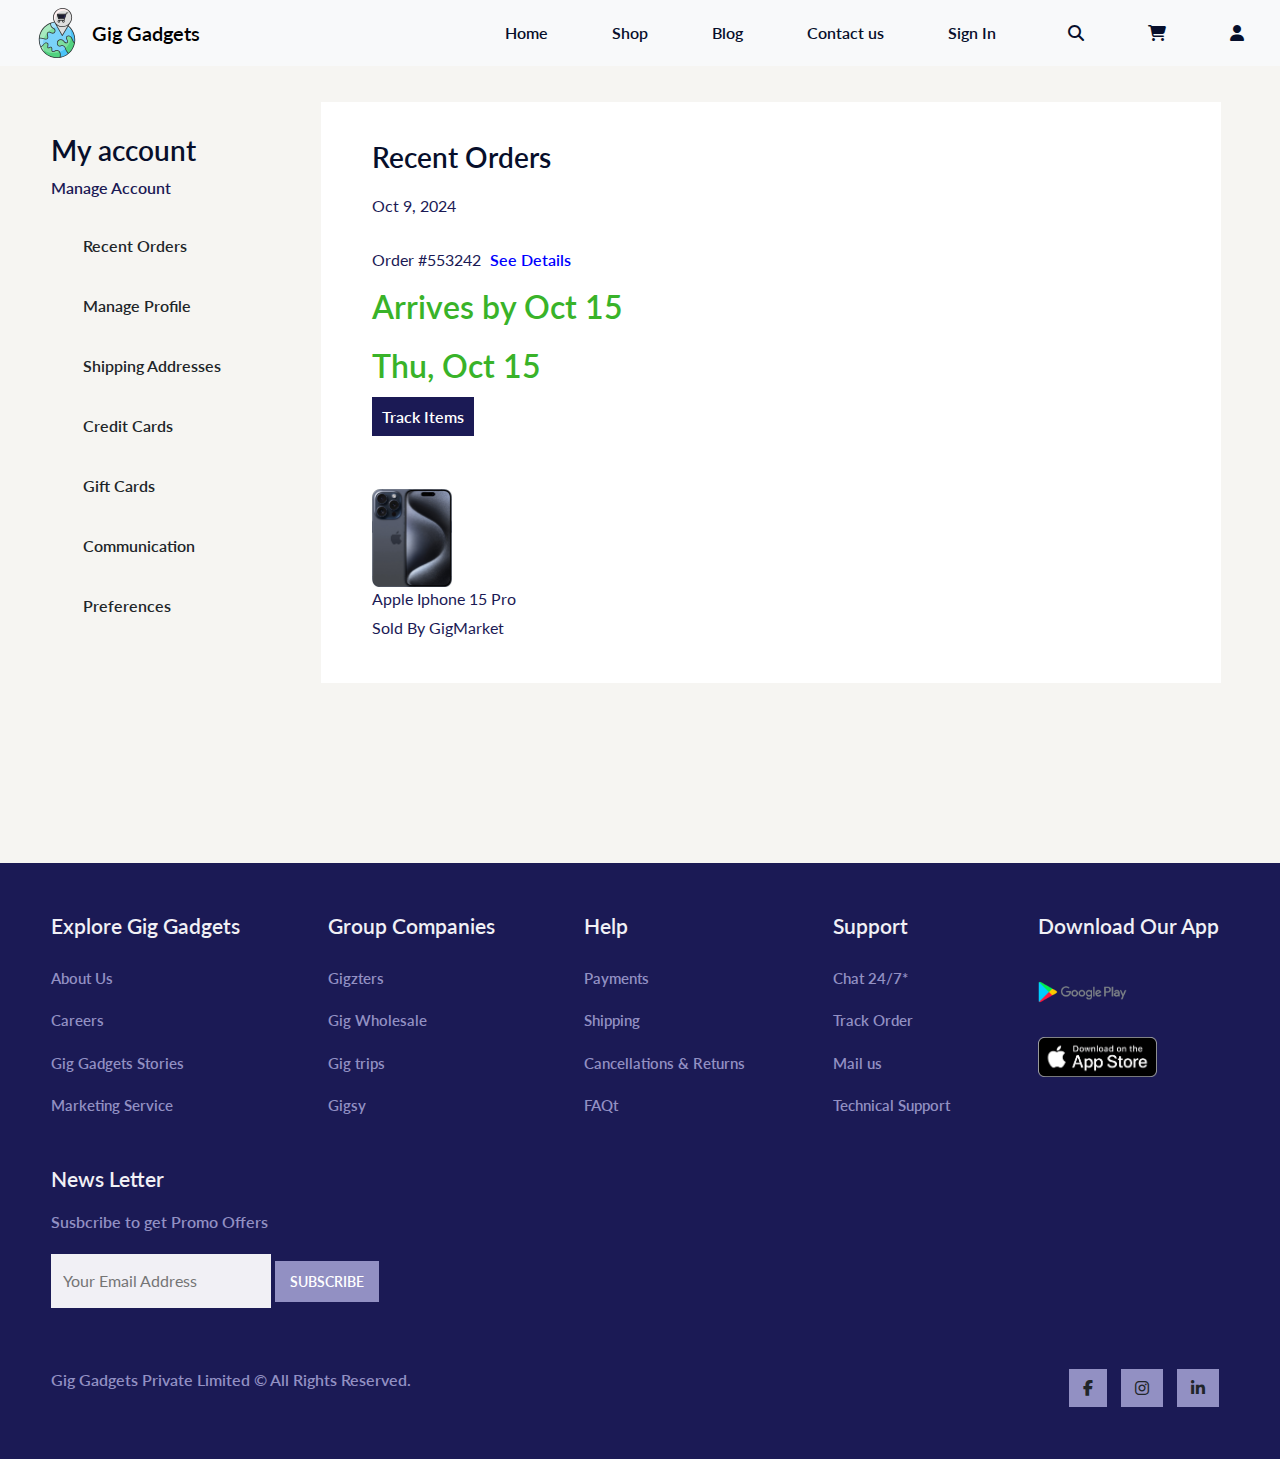
<file: user-account.html>
<!DOCTYPE html>
<html>

<head>
    <meta charset="utf-8" />
    <title>Welcome to Gig Gadgets</title>
    <meta name="author" content="Gig Gadgets" />
    <meta name="description" content="Gadgets available for best Prices" />
    <meta name="viewport" content="width=device-width, initial-scale=1" />
    <link rel="preconnect" href="https://fonts.googleapis.com" />
    <link rel="preconnect" href="https://fonts.gstatic.com" crossorigin />
    <link href="https://fonts.googleapis.com/css2?family=Lato:ital,wght@0,300;0,700;1,300&display=swap"
        rel="stylesheet" />

    <link rel="stylesheet" href="https://cdnjs.cloudflare.com/ajax/libs/font-awesome/6.5.2/css/all.min.css" />
    <link href="https://cdn.jsdelivr.net/npm/bootstrap@5.3.3/dist/css/bootstrap.min.css" rel="stylesheet"
        integrity="sha384-QWTKZyjpPEjISv5WaRU9OFeRpok6YctnYmDr5pNlyT2bRjXh0JMhjY6hW+ALEwIH" crossorigin="anonymous" />
    <script src="https://cdn.jsdelivr.net/npm/bootstrap@5.3.3/dist/js/bootstrap.bundle.min.js"
        integrity="sha384-YvpcrYf0tY3lHB60NNkmXc5s9fDVZLESaAA55NDzOxhy9GkcIdslK1eN7N6jIeHz"
        crossorigin="anonymous"></script>
    <link rel="stylesheet" href="styles.css" />
</head>

<body>
    <!--NAVBAR-->
    <header>
        <nav class="navbar navbar-expand-lg bg-body-tertiary fixed-top">
            <div class="container-fluid">
                <div class="brand-logo">
                    <img src="Images/location-shop-online-svgrepo-com.svg">
                    <h3><a class="navbar-brand" href="#">Gig Gadgets</a></h3>
                </div>


                <!--Toggle Button-->
                <button class="navbar-toggler" type="button" data-bs-toggle="offcanvas"
                    data-bs-target="#offcanvasNavbar" aria-controls="offcanvasNavbar" aria-label="Toggle navigation">
                    <span class="navbar-toggler-icon"></span>
                </button>

                <!--Side bar-->
                <div class="offcanvas offcanvas-end" tabindex="-1" id="offcanvasNavbar"
                    aria-labelledby="offcanvasNavbarLabel">
                    <!--Side bar header-->
                    <div class="offcanvas-header">
                        <h5 class="offcanvas-title" id="offcanvasNavbarLabel">Gig Gadgets</h5>
                        <button type="button" class="btn-close" data-bs-dismiss="offcanvas" aria-label="Close"></button>
                    </div>
                    <!--Sidebar Body-->
                    <div class="offcanvas-body p-lg-0">
                        <ul class="navbar-nav justify-content-end align-items-start flex-grow-1 pe-3">
                            <li class="nav-item mx-4">
                                <a class="nav-link " aria-current="page" href="index.html">Home</a>
                            </li>
                            <li class="nav-item mx-4">
                                <a class="nav-link" href="shop.html">Shop</a>
                            </li>
                            <li class="nav-item mx-4">
                                <a class="nav-link " href="blog.html">Blog</a>
                            </li>
                            <li class="nav-item mx-4">
                                <a class="nav-link " href="contact.html">Contact us</a>
                            </li>
                            <li class="nav-item mx-4">
                                <a class="nav-link" href="login.html">Sign In</a>
                            </li>
                        </ul>
                        <div
                            class="d-flex flex-column flex-lg-row justify-content-center align-items-center gap-3 custom-align-left-sm-md ">
                            <a href="#" id="searchPlaceholder" class="mx-4 placeholder-custom"><i
                                    class="fa-solid fa-magnifying-glass"></i></a>
                            <a href="cart.html" id="cartPlaceholder" class="mx-4  placeholder-custom"><i
                                    class="fa-solid fa-cart-shopping"></i></a>
                            <a href="user-account.html" id="userPlaceholder" class="mx-4  placeholder-custom"><i
                                    class="fa-solid fa-user active"></i></a>
                        </div>
                    </div>
                </div>
            </div>
            </div>
        </nav>
    </header>

    <section id="user-account">
        <div class="user-account-container">
            <div class="user-account-col">
                <h3>My account</h3>
                <p>Manage Account</p>
                <ul>
                    <li>Recent Orders</li>
                    <li>Manage Profile</li>
                    <li>Shipping Addresses</li>
                    <li>Credit Cards</li>
                    <li>Gift Cards</li>
                    <li>Communication</li>
                    <li>Preferences</li>
                </ul>
            </div>

            <div class="user-account-recent-col">
                <div class="recent-order-info">
                    <h3>Recent Orders</h3>
                    <p>Oct 9, 2024</p>
                    <div class="arrive-date">
                        <p>Order #553242 <span>See Details</span></p>
                        <h3>Arrives by Oct 15</h3>
                        <h3>Thu, Oct 15</h3>
                        <a href="#">Track Items</a>
                    </div>
                    <div class="ordered-item">
                        <img src="Images/IMG_7351 2.jpg" width="50w">
                        <p>Apple Iphone 15 Pro</p>
                        <p>Sold By GigMarket</p>
                    </div>
                </div>
            </div>

        </div>

    </section>

    <!--FOOTER-->
    <footer>
        <div class="footer-col">
            <h3>Explore Gig Gadgets</h3>
            <li>About Us</li>
            <li>Careers</li>
            <li>Gig Gadgets Stories</li>
            <li>Marketing Service</li>
        </div>
        <div class="footer-col">
            <h3>Group Companies</h3>
            <li>Gigzters</li>
            <li>Gig Wholesale</li>
            <li>Gig trips</li>
            <li>Gigsy</li>
        </div>
        <div class="footer-col">
            <h3>Help</h3>
            <li>Payments</li>
            <li>Shipping</li>
            <li>Cancellations & Returns</li>
            <li>FAQt</li>
        </div>
        <div class="footer-col">
            <h3>Support</h3>
            <li>Chat 24/7*</li>
            <li>Track Order</li>
            <li>Mail us</li>
            <li>Technical Support</li>
        </div>
        <div class="footer-col">
            <h3>Download Our App</h3>
            <li><img src="Images/play-store.png" height="50"></li>
            <li><img src="Images/app-store.png" height="40"></li>
        </div>

        <div class="footer-col">
            <h3>News Letter</h3>
            <p>Susbcribe to get Promo Offers</p>
            <div class="subscribe">
                <input type="text" placeholder="Your Email Address">
                <a href="#" class="subscribe-btn">SUBSCRIBE</a>
            </div>
        </div>

        <div class="copyright">
            <p>Gig Gadgets Private Limited © All Rights Reserved.</p>
            <div class="social-links">
                <i class="fab fa-facebook-f"></i>
                <i class="fab fa-instagram"></i>
                <i class="fab fa-linkedin-in"></i>
            </div>

        </div>
        </div>

    </footer>
    <script>
        document.addEventListener('DOMContentLoaded', function () {
            const offcanvasNavbar = document.getElementById('offcanvasNavbar');
            const flexContainer = document.getElementById('flexContainer');
            const cartPlaceholder = document.getElementById('cartPlaceholder');
            const searchPlaceholder = document.getElementById('searchPlaceholder');
            const userPlaceholder = document.getElementById('userPlaceholder');

            offcanvasNavbar.addEventListener('shown.bs.offcanvas', function () {
                // Sidebar is opened
                cartPlaceholder.innerHTML = 'Cart';
                searchPlaceholder.innerHTML = 'Search';
                userPlaceholder.innerHTML = 'User';
            });

            offcanvasNavbar.addEventListener('hidden.bs.offcanvas', function () {
                // Sidebar is closed
                cartPlaceholder.innerHTML = '<i class="fa-solid fa-cart-shopping"></i>';
                searchPlaceholder.innerHTML = '<i class="fa-solid fa-magnifying-glass"></i>';
                userPlaceholder.innerHTML = '<i class="fa-solid fa-user"></i>';
            });
        });
    </script>

</body>



</html>
</file>
<file: styles.css>
html {
  -webkit-text-size-adjust: 100%;
  -ms-text-size-adjust: 100%;
}

* {
  -moz-box-sizing: border-box;
  -webkit-box-sizing: border-box;
  box-sizing: border-box;
}

* {
  margin: 0;
  padding: 0;
  box-sizing: border-box;
}

h3 {
  color: #070f2b;
}

p {
  color: #1b1a55;
}

body {
  font-family: "Lato", "Gill Sans", "Gill Sans MT", Calibri, "Trebuchet MS",
    sans-serif;
  font-style: normal;
  margin: 0px;
  background-color: #f6f5f2;
  overflow-x: hidden;
}

.brand-logo {
  display: flex;
  justify-content: center;
  align-items: center;
  margin-left: 20px;
}
.brand-logo img {
  height: 50px;
  width: 50px;
}

.brand-logo h3 {
  font-weight: 600;
  font-size: 18px;
  color: #eeeeee;
  text-align: center;
  margin-bottom: 0px;
  margin-left: 10px;
}
.navbar-nav .nav-link.active,
.navbar-nav .nav-link.show {
  color: #9290c3;
}

.nav-item a {
  font-weight: 600;
  color: #070f2b;
}
.nav-item a:hover {
  color: #9290c3;
  transition: 0.3s ease;
}

.nav-item i {
  font-weight: 600;
  color: #070f2b;
}
.nav-item i:hover {
  color: #9290c3;
  transition: 0.3s ease;
}

.offcanvas-title {
  font-weight: 600;
  color: #070f2b;
  font-size: 18px;
}

.placeholder-custom {
  font-weight: 600;
  color: #070f2b;
}

.placeholder-custom:hover {
  color: #9290c3;
  transition: 0.3s ease;
}

@media (max-width: 991.98px) {
  .custom-align-left-sm-md {
    align-items: flex-start !important;
  }
  .placeholder-custom {
    text-decoration: none;
    padding-top: 5px;
  }
}

#banner {
  margin-top: 60px;
}

#carouselExampleAutoplaying {
  max-width: 100%;
}

.carousel-item img {
  max-width: 100%;
  height: auto;
}

/* 
BRANDS OF THE DAY */
#brands-of-the-day {
  padding: 6vw 4vw 0 4vw;
}

#brands-of-the-day h3 {
  font-weight: 600;
  text-align: center;
}

#brands-of-the-day .brands-of-the-day-row {
  display: grid;
  grid-template-columns: repeat(auto-fit, minmax(311px, 1fr));
  grid-gap: 0.75rem;
  margin-top: 15px;
  justify-items: center;
}

#brands-of-the-day .brands-of-the-day-card {
  display: flex;
  flex-direction: column;
  align-items: center;
  height: auto;
  background-color: white;
  margin: 20px;
  border-radius: 20px;
  width: 321px;
  box-shadow: 1px 1px 2px rgba(0, 0, 0, 0.2);
}

.brands-of-the-day-card:hover {
  transform: scale(1.05); /* Scale up the card on hover */
}

#brands-of-the-day .brands-of-the-day-card img {
  width: 321px;
  height: 150px;
  object-fit: cover;
  object-position: top;
  border-top-left-radius: 20px;
  border-top-right-radius: 20px;
}

.brands-of-the-day-card .brand-of-the-day-card-details {
  background-color: white;
  padding: 10px 0;
  display: flex;
  flex-direction: column;
  justify-content: center;
  padding: 20px 0;
}

.brands-of-the-day-card .brand-of-the-day-card-details p {
  text-align: center;
  font-weight: 600;
  margin-bottom: 0px;
  padding: 5px;
}

/* TRENDING PRODUCTS */

#trending-products {
  padding: 6vw 4vw 0 4vw;
}

#trending-products h3 {
  font-weight: 600;
  text-align: center;
}

.trending-products-row {
  display: grid;
  grid-template-columns: repeat(auto-fit, minmax(350px, 1fr));
  grid-gap: 0.75rem;
  margin-top: 15px;
}

.trending-product-card {
  display: flex;
  flex-direction: column;
  align-items: center;
  height: auto;
  background-color: white;
  margin: 20px;
  border-radius: 20px;
  box-shadow: 2px 2px 10px rgba(0, 0, 0, 0.15);
}

.trending-product-card:hover {
  transform: scale(1.05); /* Scale up the card on hover */
}

.trending-product-card img {
  width: 200px;
  height: 180px;
  object-fit: contain;
  object-position: bottom;
}

.trending-product-details {
  background-color: white;
  padding: 10px 0;
  display: flex;
  flex-direction: column;
  justify-content: center;
  padding: 20px 0;
}

.trending-product-details p {
  text-align: center;
  font-weight: 600;
  margin-bottom: 0px;
  padding: 5px;
}

/* TOP PICKS OF THE DAY */
#top-picks-of-the-day {
  padding: 6vw 4vw 0 4vw;
}

#top-picks-of-the-day h3 {
  font-weight: 600;
  text-align: center;
}

.top-picks-of-the-day-row {
  display: grid;
  grid-template-columns: repeat(auto-fit, minmax(250px, 1fr));
  grid-gap: 0.75rem;
  margin-top: 15px;
}

.top-picks-of-the-day-card {
  display: flex;
  flex-direction: column;
  align-items: center;
  height: auto;
  background-color: white;
  margin: 20px;
  border-radius: 20px;
  padding: 20px;
  box-shadow: 2px 2px 10px rgba(0, 0, 0, 0.15);
}

.top-picks-of-the-day-card:hover {
  transform: scale(1.05); /* Scale up the card on hover */
}

.top-picks-of-the-day-card img {
  width: 250px;
  height: 200px;
  object-fit: contain;
  object-position: bottom;
}

.top-picks-of-the-day-card-details {
  background-color: white;
  padding: 10px 0;
  display: flex;
  flex-direction: column;
  justify-content: center;
  padding: 20px 0;
}

.top-picks-of-the-day-card-details p {
  text-align: center;
  font-weight: 600;
  margin-bottom: 0px;
  padding: 5px;
}

/* SUPER SALE OFFER */
#super-sale-offer {
  padding: 6vw 5vw 0 5vw;
}

#super-sale-offer h3 {
  font-weight: 600;
  text-align: center;
}

.super-sale-offer-row {
  display: grid;
  grid-template-columns: repeat(auto-fit, minmax(200px, 1fr));
  grid-gap: 0.75rem;
  margin-top: 40px;
}

.super-sale-offer-card img {
  width: 100%;
  box-shadow: 2px 2px 10px rgba(0, 0, 0, 0.15);
}

footer {
  margin-top: 6vw;
  padding: 4vw;
  background-color: #1b1a55;
  display: flex;
  justify-content: space-between;
  align-items: flex-start;
  flex-wrap: wrap;
}

footer .footer-col {
  padding-bottom: 40px;
  padding-right: 10px;
}

footer h3 {
  color: rgb(241, 240, 245);
  font-weight: 600;
  padding-bottom: 10px;
  font-size: 1.3rem;
}

footer li {
  list-style: none;
  color: #9290c3;
  padding: 10px 0;
  font-size: 15px;
  cursor: pointer;
  transition: 0.3s ease;
  font-weight: 600;
}

footer li:hover {
  color: rgb(241, 240, 245);
  transition: 0.3s ease;
}

footer p {
  color: #9290c3;
  font-weight: 600;
}

footer .subscribe {
  margin-top: 20px;
}

footer input {
  width: 220px;
  padding: 15px 12px;
  background: rgb(241, 240, 245);
  border: none;
  outline: none;
  color: rgb(241, 240, 245);
}

footer .subscribe a {
  text-decoration: none;
  font-size: 0.9rem;
  padding: 12px 15px;
  font-weight: 600;
}

footer .subscribe a.subscribe-btn {
  color: white;
  background-color: #9290c3;
  transition: 0.3s ease;
}

footer a.subscribe-btn:hover {
  color: #1b1a55;
  background: white;
}

footer .copyright {
  margin-top: 20px;
  display: flex;
  justify-content: space-between;
  align-items: center;
  width: 100%;
  flex-wrap: wrap;
}

footer .copyright .social-links {
  margin-top: 0px;
}

footer .copyright .social-links i {
  padding: 10px 13px;
  margin-right: 10px;
  border: 1px solid #9290c3;
  cursor: pointer;
  background-color: #9290c3;
}

footer .copyright .social-links i:hover {
  background-color: rgb(248, 248, 248);
  color: rgb(29, 37, 35);
  border: 1px solid #9290c3;
  cursor: pointer;
}

/* SHOP PAGE */

.shop-banner-row img {
  max-width: 100%;
  height: auto;
  margin-top: 4rem;
}

/* OUR PRODUCTS */

#our-products {
  padding: 6vw 4vw 0 4vw;
}

#our-products h3 {
  font-weight: 600;
  text-align: center;
}

.our-products-row {
  display: grid;
  grid-template-columns: repeat(auto-fit, minmax(349px, 1fr));
  grid-gap: 0.5rem;
  margin-top: 15px;
  justify-items: center;
}

.our-product-card {
  display: flex;
  flex-direction: column;
  align-items: center;
  height: auto;
  background-color: white;
  margin: 20px;
  border-radius: 20px;
  box-shadow: 2px 2px 10px rgba(0, 0, 0, 0.15);
}

.our-product-card:hover {
  transform: scale(1.05);
}

.our-product-card img {
  width: 250px;
  height: 170px;
  margin: 24px 24px 0 24px;
  /* object-fit: contain; */
  /* object-position: bottom; */
}

.our-product-details {
  background-color: white;
  display: flex;
  margin-top: 10px;
  justify-content: center;
  flex-direction: column;
  margin-bottom: 24px;
}

.our-product-details p {
  text-align: center;
  font-weight: 600;
  margin-bottom: 0px;
  padding: 10px;
}

.our-product-details a {
  background-color: #535c91;
  padding: 8px;
  color: white;
  width: 100px;
  text-decoration: none;
  font-weight: 600;
  text-align: center;
  border-radius: 5px;
  margin: auto;
}

/* HAVE YOU TRIED */

#have-you-tried {
  padding: 6vw 4vw 0 4vw;
}

#have-you-tried h3 {
  font-weight: 600;
  text-align: center;
}

.have-you-tried-row {
  display: flex;
  justify-content: space-evenly;
}

.have-you-tried-card {
  display: flex;
  flex-direction: column;
}

.have-you-tried-card p {
  padding-top: 10px;
  text-align: center;
  font-weight: 600;
}

.have-you-tried-card i {
  font-size: 49px;
  background-color: #ffdb5c;
  /* padding: 20px; */
  border-radius: 50px;
  width: 100px;
  height: 100px;
  text-align: center;
  line-height: 100px;
  color: #1b1a55;
  margin-top: 40px;
}

@media (max-width: 475px) {
  .have-you-tried-card i {
    font-size: 29px;
    width: 70px;
    height: 70px;
    line-height: 70px;
    margin-top: 20px;
  }
  .have-you-tried-card p {
    font-size: 12px;
  }
}

#apply-credit-card {
  padding: 6vw 4vw 0 4vw;
}

#apply-credit-card h3 {
  font-weight: 600;
  text-align: center;
}

.apply-credit-card-row {
  display: grid;
  grid-template-columns: repeat(auto-fit, minmax(340px, 1fr));
  grid-gap: 0.75rem;
  margin-top: 15px;
  justify-items: center;
}

.apply-credit-card-card {
  background-color: white;
  display: flex;
  flex-direction: column;
  width: fit-content;
  border-radius: 10px;
  margin-bottom: 20px;
  border: 5px solid #f0ebe3;
  padding: 10px;
  box-shadow: 2px 2px 10px rgba(0, 0, 0, 0.15);
}
.apply-credit-card-card img {
  width: 300px;
}

.apply-credit-card-details {
  text-align: start;
  padding: 10px;
}
.apply-credit-card-details p {
  font-weight: 600;
  font-size: 14px;
  margin-bottom: 12px;
}
.apply-credit-card-details a {
  text-decoration: none;
  padding: 10px;
  font-weight: 600;
  color: white;
  background-color: #1b1a55;
  border-radius: 5px;
  text-align: center;
  font-size: 14px;
}

#top-picks-of-the-day h3 {
  font-weight: 600;
  text-align: center;
}

/* MOBILES PAGE */

/* FILTERS SECTION */

.filter-section {
  display: block;
}

#toggleFilterBtn {
  display: none;
}
@media screen and (max-width: 768px) {
  #prod {
    margin-top: 90px;
  }
  .filter-section {
    display: none;
  }
  #prod .filter-section {
    margin-top: 67px;
    overflow-y: auto;
    height: 848vh;
  }
  .filter-section.hidden {
    display: block;
    position: absolute;
    top: 0;
    right: 0;
    width: 100%;
    background-color: white;
    z-index: 999;
  }
  #toggleFilterBtn {
    position: relative;
    right: 0;
    left: 20px;
    top: 20px;
    /* bottom: 10px; */
    margin-bottom: 20px;
  }

  #toggleFilterBtn {
    display: block;
    border: none;
    padding: 10px;
    font-weight: 600;
    background-color: #535c91;
    color: white;
  }
}

#prod {
  margin-top: 66px;
}

#prod h3 {
  font-size: 18px;
  font-weight: 600;
  padding-top: 10px;
  color: #070f2b;
}

#prod .products-section {
  display: flex;
  flex-wrap: wrap;
}
#prod .filter-section {
  padding-left: 40px;
  padding-right: 40px;
  width: 300px;
  background-color: white;
  height: fit-content;
  padding-bottom: 100px;
}

.filter-card {
  padding: 20px 0;
  white-space: nowrap;
}

.filter-card label,
option,
select {
  color: #1b1a55;
  font-weight: 600;
  font-size: 18px;
}

.filter-card label {
  margin-left: 5px;
  white-space: nowrap;
}

.filter-card select {
  width: 100%;
}

#mobiles-section {
  flex: 1;
}

/* MOBILES SECTION */

#mobiles-section h3 {
  font-weight: 600;
  text-align: start;
  font-size: 32px;
  padding: 20px;
  color: #070f2b;
}

.mobiles-section-row {
  display: flex;
  flex-wrap: wrap;
  justify-content: space-evenly;
}

.mobiles-section-card {
  display: flex;
  flex-direction: column;
  align-items: center;
  height: 353px;
  width: 320px;
  background-color: white;
  margin: 20px;
  border-radius: 20px;
  padding: 20px;
  box-shadow: 2px 2px 10px rgba(0, 0, 0, 0.15);
}

.mobiles-section-card:hover {
  transform: scale(1.05);
}

.mobiles-section-card img {
  width: 250px;
  height: 200px;
  object-fit: contain;
  object-position: bottom;
}

.mobiles-section-card-details {
  background-color: white;
  display: flex;
  flex-direction: column;
  align-items: center;
  margin-top: 8px;
}

.mobiles-section-card-details a {
  text-decoration: none;
  padding: 10px;
  color: white;
  background-color: #9290c3;
  font-weight: 600;
  border-radius: 5px;
  margin-top: 8px;
}

.mobiles-section-card-details p {
  text-align: center;
  font-weight: 600;
  margin-bottom: 0px;
  padding-top: 5px;
  margin: 0px;
}

/* PAGINATION */

.page-item {
  color: #1b1a55;
}

.pagination {
  text-align: center;
  display: flex;
  justify-content: center;
  margin-bottom: 50px;
  margin-top: 80px;
}

.pagination a {
  display: inline-block;
  padding: 8px 16px;
  text-decoration: none;
  color: white;
  font-weight: 600;
  background-color: #1b1a55;
}

.pagination a.prev,
.pagination a.next {
  background-color: #9290c3;
  border: 1px solid #ccc;
  border-radius: 5px;
}

.pagination a.prev:hover,
.pagination a.next:hover {
  background-color: #1b1a55;
}

.pagination a.page {
  margin: 0 5px;
}

.pagination a.active {
  background-color: #1b1a55;
  color: #fff;
}

.pagination a.active:hover {
  background-color: #9290c3;
}

/* TABLETS SECTION */

.filter-section {
  display: block;
}

#toggleFilterBtn {
  display: none;
}
@media screen and (max-width: 768px) {
  #prod {
    margin-top: 90px;
  }
  .filter-section {
    display: none;
  }
  #prod .filter-section {
    margin-top: 67px;
    overflow-y: auto;
    height: 848vh;
  }
  .filter-section.hidden {
    display: block;
    position: absolute;
    top: 0;
    right: 0;
    width: 100%;
    background-color: white;
    z-index: 999;
  }
  #toggleFilterBtn {
    position: relative;
    right: 0;
    left: 20px;
    top: 20px;
    /* bottom: 10px; */
    margin-bottom: 20px;
  }

  #toggleFilterBtn {
    display: block;
    border: none;
    padding: 10px;
    font-weight: 600;
    background-color: #535c91;
    color: white;
  }
}

#prod {
  margin-top: 66px;
}

#prod h3 {
  font-size: 18px;
  font-weight: 600;
  padding-top: 10px;
  color: #070f2b;
}

#prod .products-section {
  display: flex;
  flex-wrap: wrap;
}
#prod .filter-section {
  padding-left: 40px;
  padding-right: 40px;
  width: 300px;
  background-color: white;
  height: fit-content;
  padding-bottom: 100px;
}

.filter-card {
  padding: 20px 0;
  white-space: nowrap;
}

.filter-card label,
option,
select {
  color: #1b1a55;
  font-weight: 600;
  font-size: 18px;
}

.filter-card label {
  margin-left: 5px;
  white-space: nowrap;
}

.filter-card select {
  width: 100%;
}

#tablets-section {
  flex: 1;
}

/* tablets SECTION */

#tablets-section h3 {
  font-weight: 600;
  text-align: start;
  font-size: 32px;
  padding: 20px;
  color: #070f2b;
}

.tablets-section-row {
  display: flex;
  flex-wrap: wrap;
  justify-content: space-evenly;
}

.tablets-section-card {
  display: flex;
  flex-direction: column;
  align-items: center;
  height: 353px;
  width: 320px;
  background-color: white;
  margin: 20px;
  border-radius: 20px;
  padding: 20px;
  box-shadow: 2px 2px 10px rgba(0, 0, 0, 0.15);
}

.tablets-section-card:hover {
  transform: scale(1.05);
}

.tablets-section-card img {
  width: 250px;
  height: 200px;
  object-fit: contain;
  object-position: bottom;
}

.tablets-section-card-details {
  background-color: white;
  display: flex;
  flex-direction: column;
  align-items: center;
  margin-top: 8px;
}

.tablets-section-card-details a {
  text-decoration: none;
  padding: 10px;
  color: white;
  background-color: #9290c3;
  font-weight: 600;
  border-radius: 5px;
  margin-top: 8px;
}

.tablets-section-card-details p {
  text-align: center;
  font-weight: 600;
  margin-bottom: 0px;
  padding-top: 5px;
  margin: 0px;
}

/* PAGINATION */

.page-item {
  color: #1b1a55;
}

.pagination {
  text-align: center;
  display: flex;
  justify-content: center;
  margin-bottom: 50px;
  margin-top: 80px;
}

.pagination a {
  display: inline-block;
  padding: 8px 16px;
  text-decoration: none;
  color: white;
  font-weight: 600;
  background-color: #1b1a55;
}

.pagination a.prev,
.pagination a.next {
  background-color: #9290c3;
  border: 1px solid #ccc;
  border-radius: 5px;
}

.pagination a.prev:hover,
.pagination a.next:hover {
  background-color: #1b1a55;
}

.pagination a.page {
  margin: 0 5px;
}

.pagination a.active {
  background-color: #1b1a55;
  color: #fff;
}

.pagination a.active:hover {
  background-color: #9290c3;
}

/* LAPTOPS SECTION */

.filter-section {
  display: block;
}

#toggleFilterBtn {
  display: none;
}
@media screen and (max-width: 768px) {
  #prod {
    margin-top: 90px;
  }
  .filter-section {
    display: none;
  }
  #prod .filter-section {
    margin-top: 67px;
    overflow-y: auto;
    height: 848vh;
  }
  .filter-section.hidden {
    display: block;
    position: absolute;
    top: 0;
    right: 0;
    width: 100%;
    background-color: white;
    z-index: 999;
  }
  #toggleFilterBtn {
    position: relative;
    right: 0;
    left: 20px;
    top: 20px;
    /* bottom: 10px; */
    margin-bottom: 20px;
  }

  #toggleFilterBtn {
    display: block;
    border: none;
    padding: 10px;
    font-weight: 600;
    background-color: #535c91;
    color: white;
  }
}

#prod {
  margin-top: 66px;
}

#prod h3 {
  font-size: 18px;
  font-weight: 600;
  padding-top: 10px;
  color: #070f2b;
}

#prod .products-section {
  display: flex;
  flex-wrap: wrap;
}
#prod .filter-section {
  padding-left: 40px;
  padding-right: 40px;
  width: 300px;
  background-color: white;
  height: fit-content;
  padding-bottom: 100px;
}

.filter-card {
  padding: 20px 0;
  white-space: nowrap;
}

.filter-card label,
option,
select {
  color: #1b1a55;
  font-weight: 600;
  font-size: 18px;
}

.filter-card label {
  margin-left: 5px;
  white-space: nowrap;
}

.filter-card select {
  width: 100%;
}

#laptops-section {
  flex: 1;
}

/* tablets SECTION */

#laptops-section h3 {
  font-weight: 600;
  text-align: start;
  font-size: 32px;
  padding: 20px;
  color: #070f2b;
}

.laptops-section-row {
  display: flex;
  flex-wrap: wrap;
  justify-content: space-evenly;
}

.laptops-section-card {
  display: flex;
  flex-direction: column;
  align-items: center;
  height: 353px;
  width: 320px;
  background-color: white;
  margin: 20px;
  border-radius: 20px;
  padding: 20px;
  box-shadow: 2px 2px 10px rgba(0, 0, 0, 0.15);
}

.laptops-section-card:hover {
  transform: scale(1.05);
}

.laptops-section-card img {
  width: 250px;
  height: 200px;
  object-fit: contain;
  object-position: bottom;
}

.laptops-section-card-details {
  background-color: white;
  display: flex;
  flex-direction: column;
  align-items: center;
  margin-top: 8px;
}

.laptops-section-card-details a {
  text-decoration: none;
  padding: 10px;
  color: white;
  background-color: #9290c3;
  font-weight: 600;
  border-radius: 5px;
  margin-top: 8px;
}

.laptops-section-card-details p {
  text-align: center;
  font-weight: 600;
  margin-bottom: 0px;
  padding-top: 5px;
  margin: 0px;
}

/* PAGINATION */

.page-item {
  color: #1b1a55;
}

.pagination {
  text-align: center;
  display: flex;
  justify-content: center;
  margin-bottom: 50px;
  margin-top: 80px;
}

.pagination a {
  display: inline-block;
  padding: 8px 16px;
  text-decoration: none;
  color: white;
  font-weight: 600;
  background-color: #1b1a55;
}

.pagination a.prev,
.pagination a.next {
  background-color: #9290c3;
  border: 1px solid #ccc;
  border-radius: 5px;
}

.pagination a.prev:hover,
.pagination a.next:hover {
  background-color: #1b1a55;
}

.pagination a.page {
  margin: 0 5px;
}

.pagination a.active {
  background-color: #1b1a55;
  color: #fff;
}

.pagination a.active:hover {
  background-color: #9290c3;
}

/* SMART WATCHES */

.filter-section {
  display: block;
}

#toggleFilterBtn {
  display: none;
}
@media screen and (max-width: 768px) {
  #prod {
    margin-top: 90px;
  }
  .filter-section {
    display: none;
  }
  #prod .filter-section {
    margin-top: 67px;
    overflow-y: auto;
    height: 848vh;
  }
  .filter-section.hidden {
    display: block;
    position: absolute;
    top: 0;
    right: 0;
    width: 100%;
    background-color: white;
    z-index: 999;
  }
  #toggleFilterBtn {
    position: relative;
    right: 0;
    left: 20px;
    top: 20px;
    /* bottom: 10px; */
    margin-bottom: 20px;
  }

  #toggleFilterBtn {
    display: block;
    border: none;
    padding: 10px;
    font-weight: 600;
    background-color: #535c91;
    color: white;
  }
}

#prod {
  margin-top: 66px;
}

#prod h3 {
  font-size: 18px;
  font-weight: 600;
  padding-top: 10px;
  color: #070f2b;
}

#prod .products-section {
  display: flex;
  flex-wrap: wrap;
}
#prod .filter-section {
  padding-left: 40px;
  padding-right: 40px;
  width: 300px;
  background-color: white;
  height: fit-content;
  padding-bottom: 100px;
}

.filter-card {
  padding: 20px 0;
  white-space: nowrap;
}

.filter-card label,
option,
select {
  color: #1b1a55;
  font-weight: 600;
  font-size: 18px;
}

.filter-card label {
  margin-left: 5px;
  white-space: nowrap;
}

.filter-card select {
  width: 100%;
}

#watches-section {
  flex: 1;
}

/* watches SECTION */

#watches-section h3 {
  font-weight: 600;
  text-align: start;
  font-size: 32px;
  padding: 20px;
  color: #070f2b;
}

.watches-section-row {
  display: flex;
  flex-wrap: wrap;
  justify-content: space-evenly;
}

.watches-section-card {
  display: flex;
  flex-direction: column;
  align-items: center;
  height: 353px;
  width: 320px;
  background-color: white;
  margin: 20px;
  border-radius: 20px;
  padding: 20px;
  box-shadow: 2px 2px 10px rgba(0, 0, 0, 0.15);
}

.watches-section-card:hover {
  transform: scale(1.05);
}

.watches-section-card img {
  width: 250px;
  height: 200px;
  object-fit: contain;
  object-position: bottom;
}

.watches-section-card-details {
  background-color: white;
  display: flex;
  flex-direction: column;
  align-items: center;
  margin-top: 8px;
}

.watches-section-card-details a {
  text-decoration: none;
  padding: 10px;
  color: white;
  background-color: #9290c3;
  font-weight: 600;
  border-radius: 5px;
  margin-top: 8px;
}

.watches-section-card-details p {
  text-align: center;
  font-weight: 600;
  margin-bottom: 0px;
  padding-top: 5px;
  margin: 0px;
}

/* PAGINATION */

.page-item {
  color: #1b1a55;
}

.pagination {
  text-align: center;
  display: flex;
  justify-content: center;
  margin-bottom: 50px;
  margin-top: 80px;
}

.pagination a {
  display: inline-block;
  padding: 8px 16px;
  text-decoration: none;
  color: white;
  font-weight: 600;
  background-color: #1b1a55;
}

.pagination a.prev,
.pagination a.next {
  background-color: #9290c3;
  border: 1px solid #ccc;
  border-radius: 5px;
}

.pagination a.prev:hover,
.pagination a.next:hover {
  background-color: #1b1a55;
}

.pagination a.page {
  margin: 0 5px;
}

.pagination a.active {
  background-color: #1b1a55;
  color: #fff;
}

.pagination a.active:hover {
  background-color: #9290c3;
}

/* HEADPHONES SECTION */

.filter-section {
  display: block;
}

#toggleFilterBtn {
  display: none;
}
@media screen and (max-width: 768px) {
  #prod {
    margin-top: 90px;
  }
  .filter-section {
    display: none;
  }
  #prod .filter-section {
    margin-top: 67px;
    overflow-y: auto;
    height: 848vh;
  }
  .filter-section.hidden {
    display: block;
    position: absolute;
    top: 0;
    right: 0;
    width: 100%;
    background-color: white;
    z-index: 999;
  }
  #toggleFilterBtn {
    position: relative;
    right: 0;
    left: 20px;
    top: 20px;
    /* bottom: 10px; */
    margin-bottom: 20px;
  }

  #toggleFilterBtn {
    display: block;
    border: none;
    padding: 10px;
    font-weight: 600;
    background-color: #535c91;
    color: white;
  }
}

#prod {
  margin-top: 66px;
}

#prod h3 {
  font-size: 18px;
  font-weight: 600;
  padding-top: 10px;
  color: #070f2b;
}

#prod .products-section {
  display: flex;
  flex-wrap: wrap;
}
#prod .filter-section {
  padding-left: 40px;
  padding-right: 40px;
  width: 300px;
  background-color: white;
  height: fit-content;
  padding-bottom: 100px;
}

.filter-card {
  padding: 20px 0;
  white-space: nowrap;
}

.filter-card label,
option,
select {
  color: #1b1a55;
  font-weight: 600;
  font-size: 18px;
}

.filter-card label {
  margin-left: 5px;
  white-space: nowrap;
}

.filter-card select {
  width: 100%;
}

#headphones-section {
  flex: 1;
}

/* Headphones SECTION */

#headphones-section h3 {
  font-weight: 600;
  text-align: start;
  font-size: 32px;
  padding: 20px;
  color: #070f2b;
}

.headphones-section-row {
  display: flex;
  flex-wrap: wrap;
  justify-content: space-evenly;
}

.headphones-section-card {
  display: flex;
  flex-direction: column;
  align-items: center;
  height: 353px;
  width: 320px;
  background-color: white;
  margin: 20px;
  border-radius: 20px;
  padding: 20px;
  box-shadow: 2px 2px 10px rgba(0, 0, 0, 0.15);
}

.headphones-section-card:hover {
  transform: scale(1.05);
}

.headphones-section-card img {
  width: 250px;
  height: 200px;
  object-fit: contain;
  object-position: bottom;
}

.headphones-section-card-details {
  background-color: white;
  display: flex;
  flex-direction: column;
  align-items: center;
  margin-top: 8px;
}

.headphones-section-card-details a {
  text-decoration: none;
  padding: 10px;
  color: white;
  background-color: #9290c3;
  font-weight: 600;
  border-radius: 5px;
  margin-top: 8px;
}

.headphones-section-card-details p {
  text-align: center;
  font-weight: 600;
  margin-bottom: 0px;
  padding-top: 5px;
  margin: 0px;
}

/* PAGINATION */

.page-item {
  color: #1b1a55;
}

.pagination {
  text-align: center;
  display: flex;
  justify-content: center;
  margin-bottom: 50px;
  margin-top: 80px;
}

.pagination a {
  display: inline-block;
  padding: 8px 16px;
  text-decoration: none;
  color: white;
  font-weight: 600;
  background-color: #1b1a55;
}

.pagination a.prev,
.pagination a.next {
  background-color: #9290c3;
  border: 1px solid #ccc;
  border-radius: 5px;
}

.pagination a.prev:hover,
.pagination a.next:hover {
  background-color: #1b1a55;
}

.pagination a.page {
  margin: 0 5px;
}

.pagination a.active {
  background-color: #1b1a55;
  color: #fff;
}

.pagination a.active:hover {
  background-color: #9290c3;
}

/* SPEAKERS SECTION */

.filter-section {
  display: block;
}

#toggleFilterBtn {
  display: none;
}
@media screen and (max-width: 768px) {
  #prod {
    margin-top: 90px;
  }
  .filter-section {
    display: none;
  }
  #prod .filter-section {
    margin-top: 67px;
    overflow-y: auto;
    height: 848vh;
  }
  .filter-section.hidden {
    display: block;
    position: absolute;
    top: 0;
    right: 0;
    width: 100%;
    background-color: white;
    z-index: 999;
  }
  #toggleFilterBtn {
    position: relative;
    right: 0;
    left: 20px;
    top: 20px;
    /* bottom: 10px; */
    margin-bottom: 20px;
  }

  #toggleFilterBtn {
    display: block;
    border: none;
    padding: 10px;
    font-weight: 600;
    background-color: #535c91;
    color: white;
  }
}

#prod {
  margin-top: 66px;
}

#prod h3 {
  font-size: 18px;
  font-weight: 600;
  padding-top: 10px;
  color: #070f2b;
}

#prod .products-section {
  display: flex;
  flex-wrap: wrap;
}
#prod .filter-section {
  padding-left: 40px;
  padding-right: 40px;
  width: 300px;
  background-color: white;
  height: fit-content;
  padding-bottom: 100px;
}

.filter-card {
  padding: 20px 0;
  white-space: nowrap;
}

.filter-card label,
option,
select {
  color: #1b1a55;
  font-weight: 600;
  font-size: 18px;
}

.filter-card label {
  margin-left: 5px;
  white-space: nowrap;
}

.filter-card select {
  width: 100%;
}

#speakers-section {
  flex: 1;
}

/* Speakers SECTION */

#speakers-section h3 {
  font-weight: 600;
  text-align: start;
  font-size: 32px;
  padding: 20px;
  color: #070f2b;
}

.speakers-section-row {
  display: flex;
  flex-wrap: wrap;
  justify-content: space-evenly;
}

.speakers-section-card {
  display: flex;
  flex-direction: column;
  align-items: center;
  height: 353px;
  width: 320px;
  background-color: white;
  margin: 20px;
  border-radius: 20px;
  padding: 20px;
  box-shadow: 2px 2px 10px rgba(0, 0, 0, 0.15);
}

.speakers-section-card:hover {
  transform: scale(1.05);
}

.speakers-section-card img {
  width: 250px;
  height: 200px;
  object-fit: contain;
  object-position: bottom;
}

.speakers-section-card-details {
  background-color: white;
  display: flex;
  flex-direction: column;
  align-items: center;
  margin-top: 8px;
}

.speakers-section-card-details a {
  text-decoration: none;
  padding: 10px;
  color: white;
  background-color: #9290c3;
  font-weight: 600;
  border-radius: 5px;
  margin-top: 8px;
}

.speakers-section-card-details p {
  text-align: center;
  font-weight: 600;
  margin-bottom: 0px;
  padding-top: 5px;
  margin: 0px;
}

/* PAGINATION */

.page-item {
  color: #1b1a55;
}

.pagination {
  text-align: center;
  display: flex;
  justify-content: center;
  margin-bottom: 50px;
  margin-top: 80px;
}

.pagination a {
  display: inline-block;
  padding: 8px 16px;
  text-decoration: none;
  color: white;
  font-weight: 600;
  background-color: #1b1a55;
}

.pagination a.prev,
.pagination a.next {
  background-color: #9290c3;
  border: 1px solid #ccc;
  border-radius: 5px;
}

.pagination a.prev:hover,
.pagination a.next:hover {
  background-color: #1b1a55;
}

.pagination a.page {
  margin: 0 5px;
}

.pagination a.active {
  background-color: #1b1a55;
  color: #fff;
}

.pagination a.active:hover {
  background-color: #9290c3;
}

#blogs {
  display: flex;
  align-items: center;
  justify-content: center;
  padding: 8vw;
}
#blog-banner .blog-page img {
  margin-top: 60px;
  width: 100%;
}
#blogs .blogs-row {
  width: 70%;
  border-radius: 10px;
}

#blogs .blog-post h3 {
  color: #282c2e;
  padding: 15px 0 10px 0;
  margin-top: 0px;
  margin-bottom: 0px;
  font-weight: 600;
}

#blogs .blog-post {
  padding-bottom: 50px;
}

#blogs .blog-post p {
  margin-top: 0px;
  color: #757573;
  padding-bottom: 20px;
}
#blogs .blog-post a {
  text-decoration: none;
  font-size: 0.9rem;
  padding: 13px 35px;
  background-color: #1b1a55;
  color: white;
  border-radius: 5px;
  font-weight: 600;
}

#blogs .blog-post img {
  width: 100%;
  border-radius: 20px;
}

@media (max-width: 768px) {
  #blogs {
    padding: 8vw 4vw;
  }

  #blogs .blog-post {
    width: 100%;
    margin-top: 50px;
  }

  #blogs .blog-post img {
    height: 20vh;
    object-fit: cover;
  }
  #blogs .blog-post p {
    text-align: justify;
  }
}

#contact {
  padding: 8vw;
  display: flex;
  justify-content: space-between;
  align-items: flex-start;
  margin-top: 60px;
}

#contact-banner img {
  width: 100%;
  height: 50vh;
  object-fit: cover;
  position: relative;
  top: 59px;
}

#contact .getin-box {
  width: 350px;
}

#contact .getin-box h2 {
  color: #2c234d;
  font-size: 30px;
  font-weight: 800;
  line-height: 0.8;
  margin-bottom: 16px;
}

#contact .getin-box p {
  color: #686875;
  line-height: 24px;
  margin-bottom: 16px;
  padding-bottom: 22px;
  border-bottom: 1px solid #e5e4ed;
}

#contact .getin-box h3 {
  color: #2c234d;
  font-size: 16px;
  font-weight: 600;
  line-height: 24px;
  margin-bottom: 0px;
}

#contact .getin-box .getin-details div {
  display: flex;
  margin-top: 10px;
}

#contact .getin-details div .get {
  font-size: 16px;
  line-height: 22px;
  color: #9290c3;
  margin-right: 20px;
}

#contact .getin-details div p {
  font-size: 14px;
  border-bottom: none;
  line-height: 22px;
  margin-bottom: 22px;
  margin-top: 0px;
}

#contact .getin-details .social-links i {
  margin-right: 8px;
  font-size: 12px;
}

#contact .form {
  width: 60%;
  background-color: #f7f6fa;
  padding: 40px;
  border-radius: 10px;
}

#contact .form h4 {
  font-size: 24px;
  color: #2c234d;
  line-height: 30px;
  margin-bottom: 8px;
}

#contact .form p {
  color: #535c91;
  line-height: 24px;
  padding-bottom: 22px;
}

#contact .form .form-row {
  display: flex;
  justify-content: space-between;
  width: 100%;
}

#contact .form .form-row input {
  width: 48%;
  font-size: 14px;
  font-weight: 400;
  border-radius: 3px;
  border: none;
  background: white;
  color: #7e7c87;
  outline: none;
  padding: 20px 30px;
  margin-bottom: 20px;
  font-family: "Lato", sans-serif;
}

#contact .form .form-col input,
#contact .form .form-col textarea {
  width: 100%;
  font-size: 14px;
  font-weight: 400;
  border-radius: 3px;
  border: none;
  background: white;
  color: #7e7c87;
  outline: none;
  padding: 20px 30px;
  margin-bottom: 20px;
  font-family: "Lato", sans-serif;
}

#contact .form button {
  font-size: 0.9rem;
  padding: 13px 25px;
  background-color: #1b1a55;
  border-radius: 5px;
  outline: none;
  border: none;
  font-weight: 600;
  cursor: pointer;
  color: white;
  font-family: "Lato", sans-serif;
}

#contact .social-links i {
  padding: 5px 6px;
  margin-right: 10px;
  border: 1px solid #9290c3;
  cursor: pointer;
  font-size: 12px;
}

#map {
  width: 100%;
  height: 70vh;
  margin-bottom: 8vw;
}

#map iframe {
  width: 100%;
  height: 100%;
}

@media (max-width: 475px) {
  #contact {
    padding: 8vw;
    display: flex;
    justify-content: space-between;
    align-items: flex-start;
    flex-direction: column;
  }

  #contact .form {
    width: 100%;
    padding: 40px 30px;
    border-radius: 10px;
    margin-top: 20px;
  }
  #contact .getin-box {
    width: 250px;
  }
}

#registration {
  padding: 6vw 8vw 8vw 8vw;
  /* background-image: linear-gradient(#9290c3, white); */
  background-image: url("Images/login-page-banner 2.jpg");
  width: 100%;
  height: 100vh;
  background-size: cover;
  background-position: center;
  display: flex;
  justify-content: space-between;
  align-items: center;
  margin-top: 60px;
}
#registration .form {
  background: white;
  border-radius: 8px;
  display: flex;
  flex-direction: column;
  padding: 40px;
  box-shadow: 0 8px 32px 0 #2c234d;
  width: 40%;
}

#registration .form input {
  margin: 15px 0;
  padding: 15px 10px;
  border: 1px solid #1b1a55;
  outline: none;
}

#registration .registration-header-info {
  margin-right: 30px;
}

#registration .registration-header-info h1 {
  font-size: 36px;
  font-weight: 600;
  color: white;
}

#registration .registration-header-info p {
  font-size: 18px;
  font-weight: 500;
  color: white;
}

#registration .form h3 {
  font-weight: 600;
  color: white;
}

#registration .btn {
  margin-top: 20px;
}

#registration .btn .submit-btn {
  background-color: #1b1a55;
  color: white;
  transition: 0.3s ease;
  text-decoration: none;
  padding: 13px 35px;
  font-weight: 600;
  border-radius: 5px;
  transition: 0.3s ease;
}

#registration a.learnMore {
  background-color: rgb(41 171 135);
  background: rgb(41 171 135);
}

#registration a.learnMore:hover {
  color: rgb(41 171 135);
  background: white;
}

@media (max-width: 769px) {
  #registration {
    margin-top: 8vw;
    padding: 6vw 4vw 6vw 4vw;
  }
}
@media (max-width: 475px) {
  #registration {
    display: flex;
    flex-direction: column;
    justify-content: space-between;
    align-items: center;
    margin-top: 60px;
  }

  #registration .reminder {
    margin-left: 0px;
  }

  #registration .form {
    width: 80%;
  }

  #registration .reminder .time .date {
    font-size: 0.8rem;
  }
}

/* CART  */
/* #cart {
  padding: 8vw 6vw;
  margin-top: 60px;
} */

#cart {
  padding: 6vw 6vw;
}
.cart-page {
  margin: 80px auto;
}

table {
  width: 100%;
  border-collapse: collapse;
}

.cart-info {
  display: flex;
  flex-wrap: wrap;
  padding: 15px;
}

th {
  text-align: left;
  padding: 5px;
  color: white;
  background: #1b1a55;
  font-weight: 600;
}

td {
  padding: 10px 5px;
  font-weight: 600;
}

td input {
  width: 40px;
  height: 30px;
  padding: 5px;
}

td a {
  color: #ff523b;
  font-size: 12px;
  text-decoration: none;
  font-weight: 600;
}
td img {
  height: 90px;
  margin-right: 30px;
}

.total-price {
  display: flex;
  justify-content: flex-end;
}

.total-price table {
  border-top: 3px solid #1b1a55;
  width: 100%;
  max-width: 484px;
}
td:last-child {
  text-align: right;
}
th:last-child {
  text-align: right;
}

@media (max-width: 475px) {
  .cart-info p {
    font-size: 14px;
    padding-top: 8px;
    margin-bottom: 0px;
  }
  td {
    font-size: 12px;
    font-weight: 600;
  }

  th {
    font-size: 15px;
  }
}

/* USER ACCOUNT */

#user-account {
  padding: 8vw 4vw;
}
.user-account-container {
  display: flex;
  align-items: center;
}
.user-account-recent-col {
  background-color: white;
  width: 100%;
  max-width: 900px;
  margin-left: 100px;
  padding: 3vw 4vw;
}
.user-account-col {
  text-align: left;
}
.user-account-col li {
  list-style-type: none;
  padding: 18px 0px;
  font-weight: 600;
}

.user-account-col h3 {
  font-weight: 600;
}

.user-account-col p {
  font-weight: 600;
}

.recent-order-info h3 {
  font-weight: 600;
  margin-bottom: 20px;
}
.arrive-date {
  margin-top: 30px;
}
.arrive-date h3 {
  color: #39b329;
  font-size: 32px;
}
.arrive-date a {
  padding: 10px;
  background-color: #1b1a55;
  color: white;
  font-weight: 600;
  text-decoration: none;
}
.arrive-date span {
  color: blue;
  margin-left: 5px;
  font-weight: 600;
}
.ordered-item {
  margin-top: 60px;
}
.ordered-item img {
  width: 10%;
}
.ordered-item p {
  margin-bottom: 5px;
}

@media (max-width: 475px) {
  .user-account-container {
    display: flex;
    /* align-items: center; */
    flex-direction: column;
    margin-top: 60px;
    justify-content: center;
  }
  .user-account-recent-col {
    background-color: white;
    width: 350px;
    max-width: 900px;
    margin: 0px;
    padding: 3vw 4vw;
    text-align: center;
    /* display: flex; */
    /* justify-content: center; */
  }
  .user-account-col ul {
    padding-left: 0px;
  }
}
</file>
